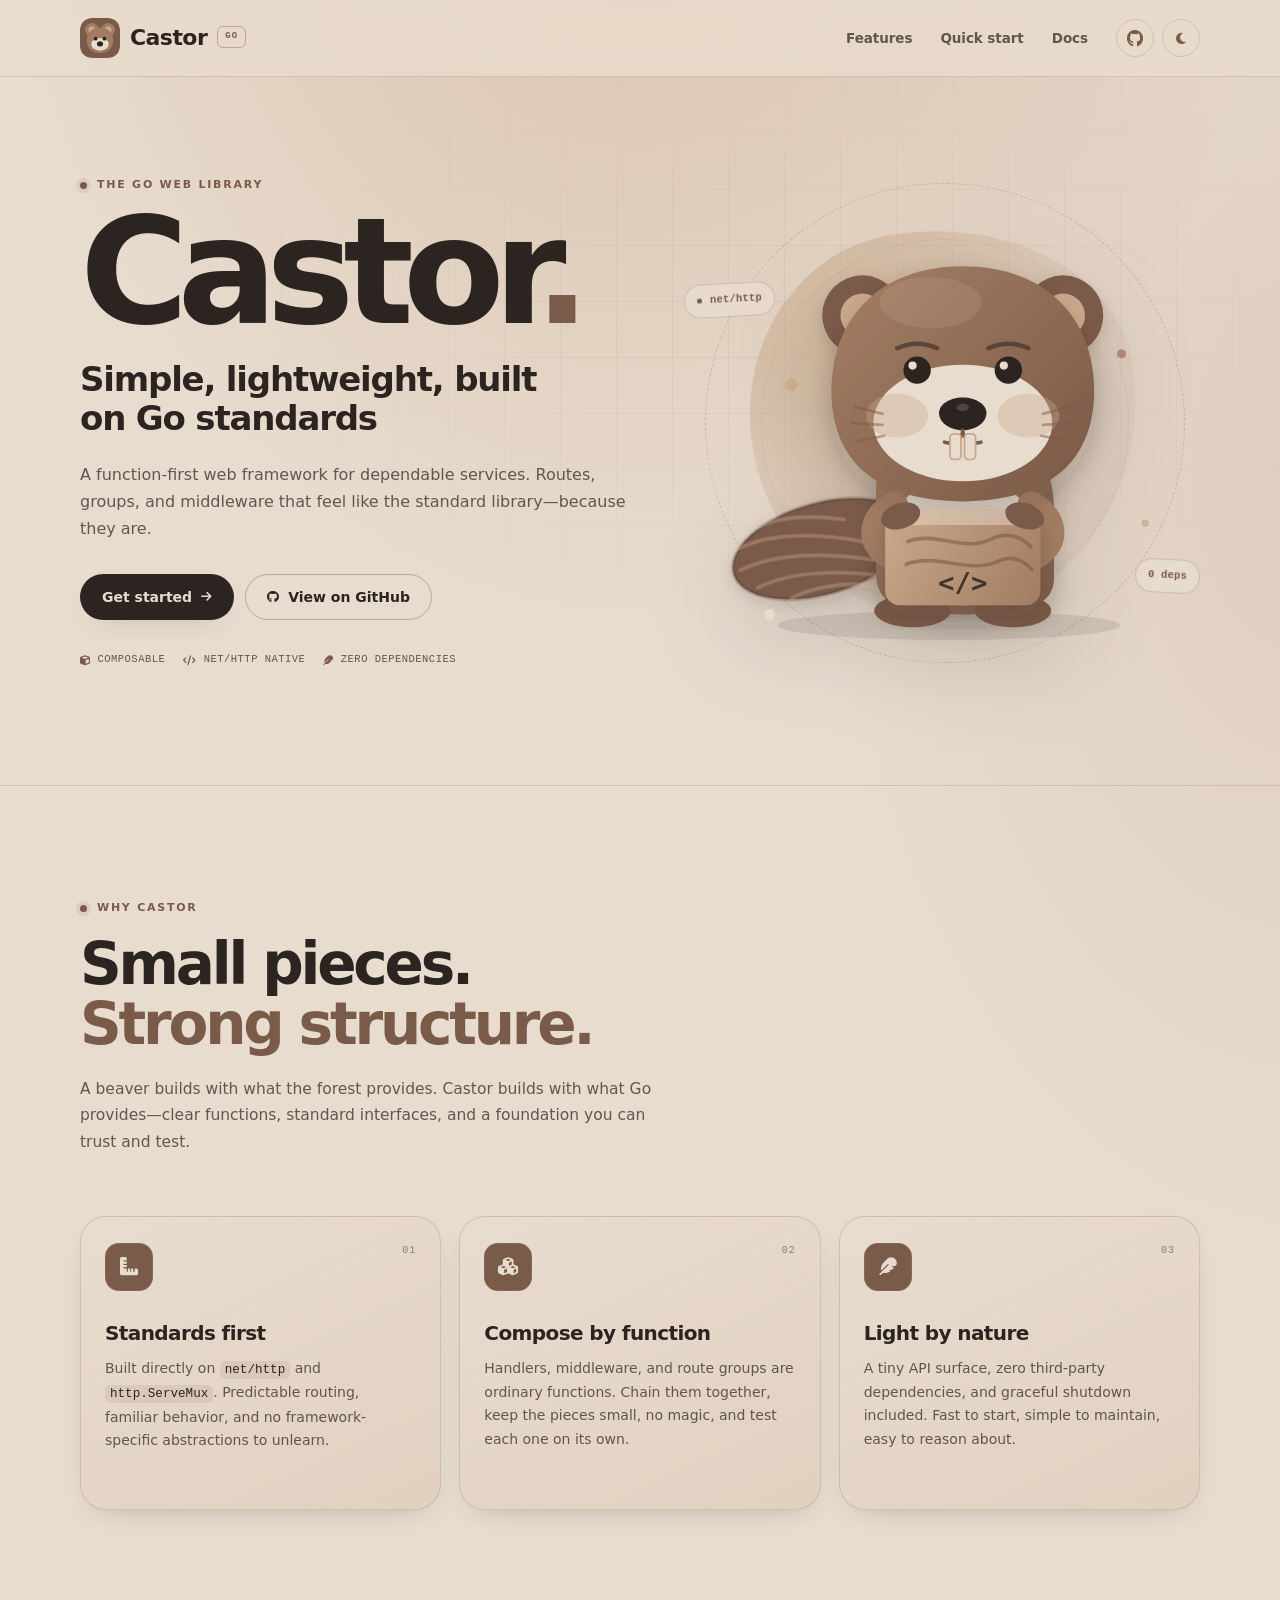
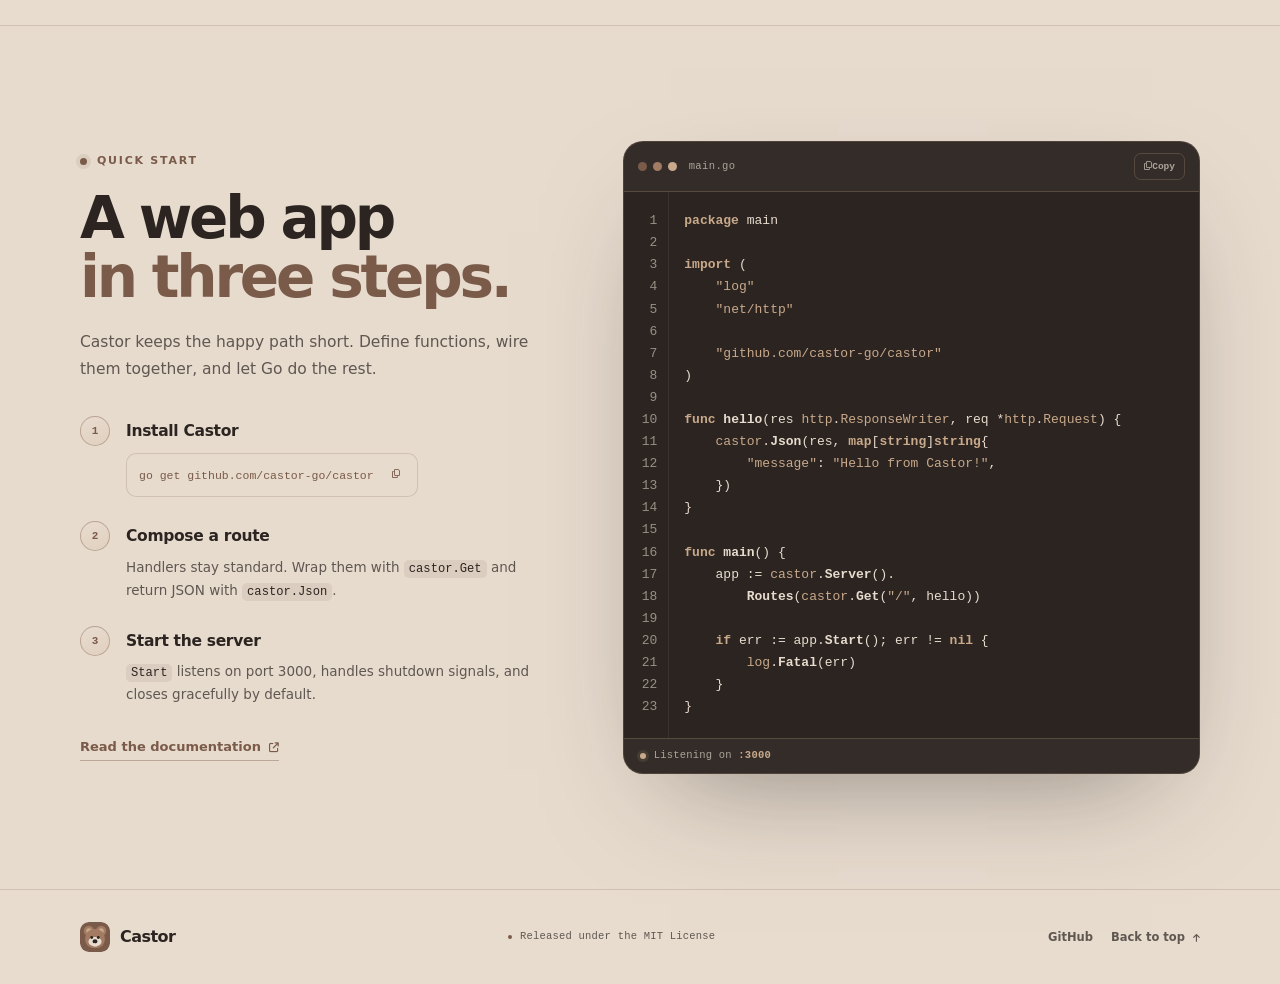
<file: index.html>
<!DOCTYPE html>
<html lang="en" data-theme="light">

<head>
  <meta charset="utf-8">
  <meta name="viewport" content="width=device-width, initial-scale=1">
  <title>Castor — Simple, lightweight, built on Go standards</title>
  <meta name="description"
    content="Castor is a simple, lightweight Go web framework built on net/http standards. Compose routes, groups, and middleware from plain functions.">
  <meta name="theme-color" content="#E8DCCF">
  <link rel="icon" type="image/svg+xml" href="assets/castor-mark.svg">
  <script>
    (() => {
      const saved = (() => {
        try { return localStorage.getItem('castor-theme'); } catch { return null; }
      })();
      const theme = saved === 'light' || saved === 'dark'
        ? saved
        : (window.matchMedia('(prefers-color-scheme: dark)').matches ? 'dark' : 'light');
      document.documentElement.dataset.theme = theme;
    })();
  </script>
  <link rel="preconnect" href="https://cdnjs.cloudflare.com" crossorigin>
  <link rel="stylesheet" href="https://cdnjs.cloudflare.com/ajax/libs/font-awesome/6.7.2/css/all.min.css"
    crossorigin="anonymous" referrerpolicy="no-referrer">
  <link rel="stylesheet" href="styles.css">
</head>

<body>
  <a class="skip-link" href="#main">Skip to content</a>

  <header class="site-header">
    <nav class="nav container" aria-label="Main navigation">
      <a class="brand" href="#top" aria-label="Castor home">
        <img class="brand-mark" src="assets/castor-mark.svg" width="40" height="40" alt="">
        <span class="brand-name">Castor</span>
        <span class="brand-badge">Go</span>
      </a>

      <div class="nav-links">
        <a href="#features">Features</a>
        <a href="#quickstart">Quick start</a>
        <a href="./get-started.html" rel="noreferrer">Docs</a>
      </div>

      <div class="nav-actions">
        <a class="nav-github" href="https://github.com/castor-go/castor" target="_blank" rel="noreferrer"
          aria-label="Castor on GitHub">
          <i class="fa-brands fa-github" aria-hidden="true"></i>
        </a>
        <button class="theme-toggle" type="button" data-theme-toggle aria-label="Switch to dark theme"
          aria-pressed="false">
          <span class="theme-icon theme-icon-light" aria-hidden="true"><i class="fa-solid fa-moon"></i></span>
          <span class="theme-icon theme-icon-dark" aria-hidden="true"><i class="fa-solid fa-sun"></i></span>
        </button>
      </div>
    </nav>
  </header>

  <main id="main">
    <section class="hero" id="top" aria-labelledby="hero-title">
      <div class="container hero-grid">
        <div class="hero-copy">
          <p class="eyebrow"><span class="eyebrow-dot" aria-hidden="true"></span> The Go web library</p>
          <h1 class="hero-title" id="hero-title">Castor<span class="hero-period">.</span></h1>
          <p class="tagline">Simple, lightweight, built on Go standards</p>
          <p class="lede">A function-first web framework for dependable services. Routes, groups, and middleware that
            feel like the standard library—because they are.</p>

          <div class="hero-actions">
            <a class="button button-primary" href="#quickstart">
              Get started
              <i class="fa-solid fa-arrow-right" aria-hidden="true"></i>
            </a>
            <a class="button button-ghost" href="https://github.com/castor-go/castor" target="_blank" rel="noreferrer">
              <i class="fa-brands fa-github" aria-hidden="true"></i>
              View on GitHub
            </a>
          </div>

          <ul class="hero-facts" aria-label="Castor highlights">
            <li><i class="fa-solid fa-cube" aria-hidden="true"></i> Composable</li>
            <li><i class="fa-solid fa-code" aria-hidden="true"></i> net/http native</li>
            <li><i class="fa-solid fa-feather" aria-hidden="true"></i> Zero dependencies</li>
          </ul>
        </div>

        <div class="hero-art">
          <div class="hero-orbit hero-orbit-one" aria-hidden="true"></div>
          <div class="hero-orbit hero-orbit-two" aria-hidden="true"></div>
          <div class="mascot-wrap">
            <img class="mascot" src="assets/castor-mascot.svg" width="560" height="520"
              alt="Castor, a friendly beaver holding a wooden block carved with code brackets">
          </div>
          <span class="floating-tag floating-tag-one"><span class="tag-dot" aria-hidden="true"></span> net/http</span>
          <span class="floating-tag floating-tag-two">0 deps</span>
        </div>
      </div>
    </section>

    <section class="section features" id="features" aria-labelledby="features-title">
      <div class="container">
        <div class="section-head">
          <p class="eyebrow"><span class="eyebrow-dot" aria-hidden="true"></span> Why Castor</p>
          <h2 id="features-title">Small pieces.<br><span class="text-accent">Strong structure.</span></h2>
          <p class="section-lede">A beaver builds with what the forest provides. Castor builds with what Go
            provides—clear functions, standard interfaces, and a foundation you can trust and test.</p>
        </div>

        <div class="feature-grid">
          <article class="feature-card">
            <div class="card-top">
              <span class="card-icon"><i class="fa-solid fa-ruler-combined" aria-hidden="true"></i></span>
              <span class="card-index">01</span>
            </div>
            <h3>Standards first</h3>
            <p>Built directly on <code>net/http</code> and <code>http.ServeMux</code>. Predictable routing, familiar
              behavior, and no framework-specific abstractions to unlearn.</p>
            <span class="card-line" aria-hidden="true"></span>
          </article>

          <article class="feature-card">
            <div class="card-top">
              <span class="card-icon"><i class="fa-solid fa-cubes" aria-hidden="true"></i></span>
              <span class="card-index">02</span>
            </div>
            <h3>Compose by function</h3>
            <p>Handlers, middleware, and route groups are ordinary functions. Chain them together, keep the pieces
              small, no magic, and test each one on its own.</p>
            <span class="card-line" aria-hidden="true"></span>
          </article>

          <article class="feature-card">
            <div class="card-top">
              <span class="card-icon"><i class="fa-solid fa-feather" aria-hidden="true"></i></span>
              <span class="card-index">03</span>
            </div>
            <h3>Light by nature</h3>
            <p>A tiny API surface, zero third-party dependencies, and graceful shutdown included. Fast to start, simple
              to maintain, easy to reason about.</p>
            <span class="card-line" aria-hidden="true"></span>
          </article>
        </div>
      </div>
    </section>

    <section class="section quickstart" id="quickstart" aria-labelledby="quickstart-title">
      <div class="container">
        <div class="tutorial-shell">
          <div class="tutorial-copy">
            <p class="eyebrow"><span class="eyebrow-dot" aria-hidden="true"></span> Quick start</p>
            <h2 id="quickstart-title">A web app<br><span class="text-accent">in three steps.</span></h2>
            <p class="section-lede">Castor keeps the happy path short. Define functions, wire them together, and let Go
              do the rest.</p>

            <ol class="steps">
              <li>
                <span class="step-number" aria-hidden="true">1</span>
                <div class="step-body">
                  <h3>Install Castor</h3>
                  <div class="install-command">
                    <code id="install-command">go get github.com/castor-go/castor</code>
                    <button class="copy-button copy-button-compact" type="button" data-copy-target="#install-command"
                      aria-label="Copy install command">
                      <span class="copy-default" aria-hidden="true"><i class="fa-regular fa-copy"></i></span>
                      <span class="copy-success" aria-hidden="true"><i class="fa-solid fa-check"></i></span>
                    </button>
                  </div>
                </div>
              </li>
              <li>
                <span class="step-number" aria-hidden="true">2</span>
                <div class="step-body">
                  <h3>Compose a route</h3>
                  <p>Handlers stay standard. Wrap them with <code>castor.Get</code> and return JSON with
                    <code>castor.Json</code>.
                  </p>
                </div>
              </li>
              <li>
                <span class="step-number" aria-hidden="true">3</span>
                <div class="step-body">
                  <h3>Start the server</h3>
                  <p><code>Start</code> listens on port 3000, handles shutdown signals, and closes gracefully by
                    default.</p>
                </div>
              </li>
            </ol>

            <a class="text-link" href="https://castor-go.github.io/docs/get-started.html" rel="noreferrer">
              Read the documentation
              <i class="fa-solid fa-arrow-up-right-from-square" aria-hidden="true"></i>
            </a>
          </div>

          <div class="tutorial-code">
            <div class="code-card">
              <div class="code-toolbar">
                <div class="traffic-lights" aria-hidden="true"><span></span><span></span><span></span></div>
                <span class="code-filename">main.go</span>
                <button class="copy-button" type="button" data-copy-target="#quickstart-code"
                  aria-label="Copy quick start code">
                  <span class="copy-default" aria-hidden="true"><i class="fa-regular fa-copy"></i><span
                      class="copy-label">Copy</span></span>
                  <span class="copy-success" aria-hidden="true"><i class="fa-solid fa-check"></i><span
                      class="copy-label">Copied</span></span>
                </button>
              </div>

              <div class="code-body">
                <div class="line-numbers" aria-hidden="true">
                  <span>1</span><span>2</span><span>3</span><span>4</span><span>5</span><span>6</span>
                  <span>7</span><span>8</span><span>9</span><span>10</span><span>11</span><span>12</span>
                  <span>13</span><span>14</span><span>15</span><span>16</span><span>17</span><span>18</span>
                  <span>19</span><span>20</span><span>21</span><span>22</span><span>23</span>
                </div>
                <pre class="code" tabindex="0" aria-label="Example Castor application code"><code id="quickstart-code"><span class="tok-kw">package</span> main

<span class="tok-kw">import</span> (
	<span class="tok-str">"log"</span>
	<span class="tok-str">"net/http"</span>

	<span class="tok-str">"github.com/castor-go/castor"</span>
)

<span class="tok-kw">func</span> <span class="tok-fn">hello</span>(res <span class="tok-pkg">http</span>.<span class="tok-type">ResponseWriter</span>, req *<span class="tok-pkg">http</span>.<span class="tok-type">Request</span>) {
	<span class="tok-pkg">castor</span>.<span class="tok-fn">Json</span>(res, <span class="tok-kw">map</span>[<span class="tok-kw">string</span>]<span class="tok-kw">string</span>{
		<span class="tok-str">"message"</span>: <span class="tok-str">"Hello from Castor!"</span>,
	})
}

<span class="tok-kw">func</span> <span class="tok-fn">main</span>() {
	app := <span class="tok-pkg">castor</span>.<span class="tok-fn">Server</span>().
		<span class="tok-fn">Routes</span>(<span class="tok-pkg">castor</span>.<span class="tok-fn">Get</span>(<span class="tok-str">"/"</span>, hello))

	<span class="tok-kw">if</span> err := app.<span class="tok-fn">Start</span>(); err != <span class="tok-kw">nil</span> {
		<span class="tok-pkg">log</span>.<span class="tok-fn">Fatal</span>(err)
	}
}</code></pre>
              </div>

              <div class="code-status">
                <span class="status-dot" aria-hidden="true"></span>
                <span>Listening on <strong>:3000</strong></span>
              </div>
            </div>
          </div>
        </div>
      </div>
    </section>
  </main>

  <footer class="site-footer">
    <div class="container footer-inner">
      <a class="brand footer-brand" href="#top" aria-label="Back to top">
        <img class="brand-mark" src="assets/castor-mark.svg" width="30" height="30" alt="">
        <span class="brand-name">Castor</span>
      </a>
      <p class="footer-note"><span class="footer-dot" aria-hidden="true"></span> Released under the MIT License</p>
      <div class="footer-links">
        <a href="https://github.com/castor-go/castor" target="_blank" rel="noreferrer">GitHub</a>
        <a href="#top">Back to top <i class="fa-solid fa-arrow-up" aria-hidden="true"></i></a>
      </div>
    </div>
  </footer>

  <p class="sr-only" id="copy-status" role="status" aria-live="polite"></p>
  <script src="main.js"></script>
</body>

</html>
</file>
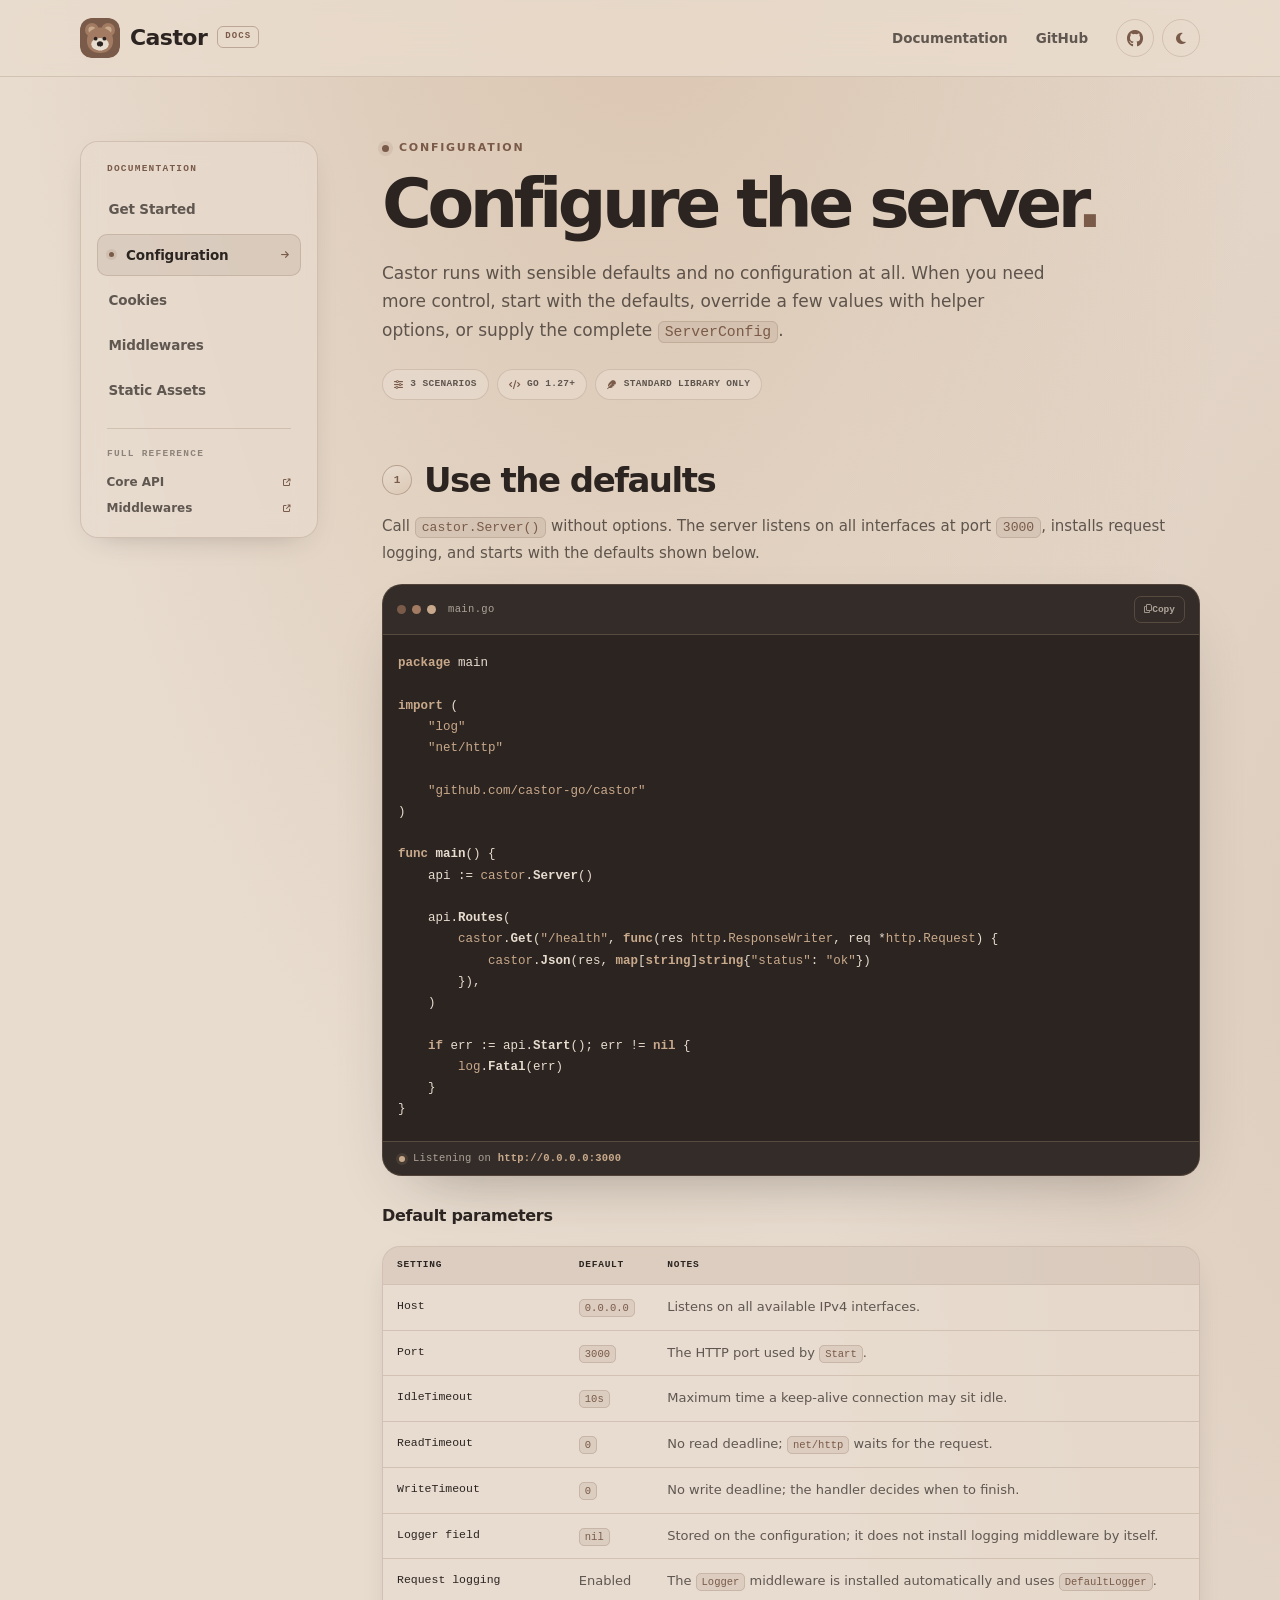
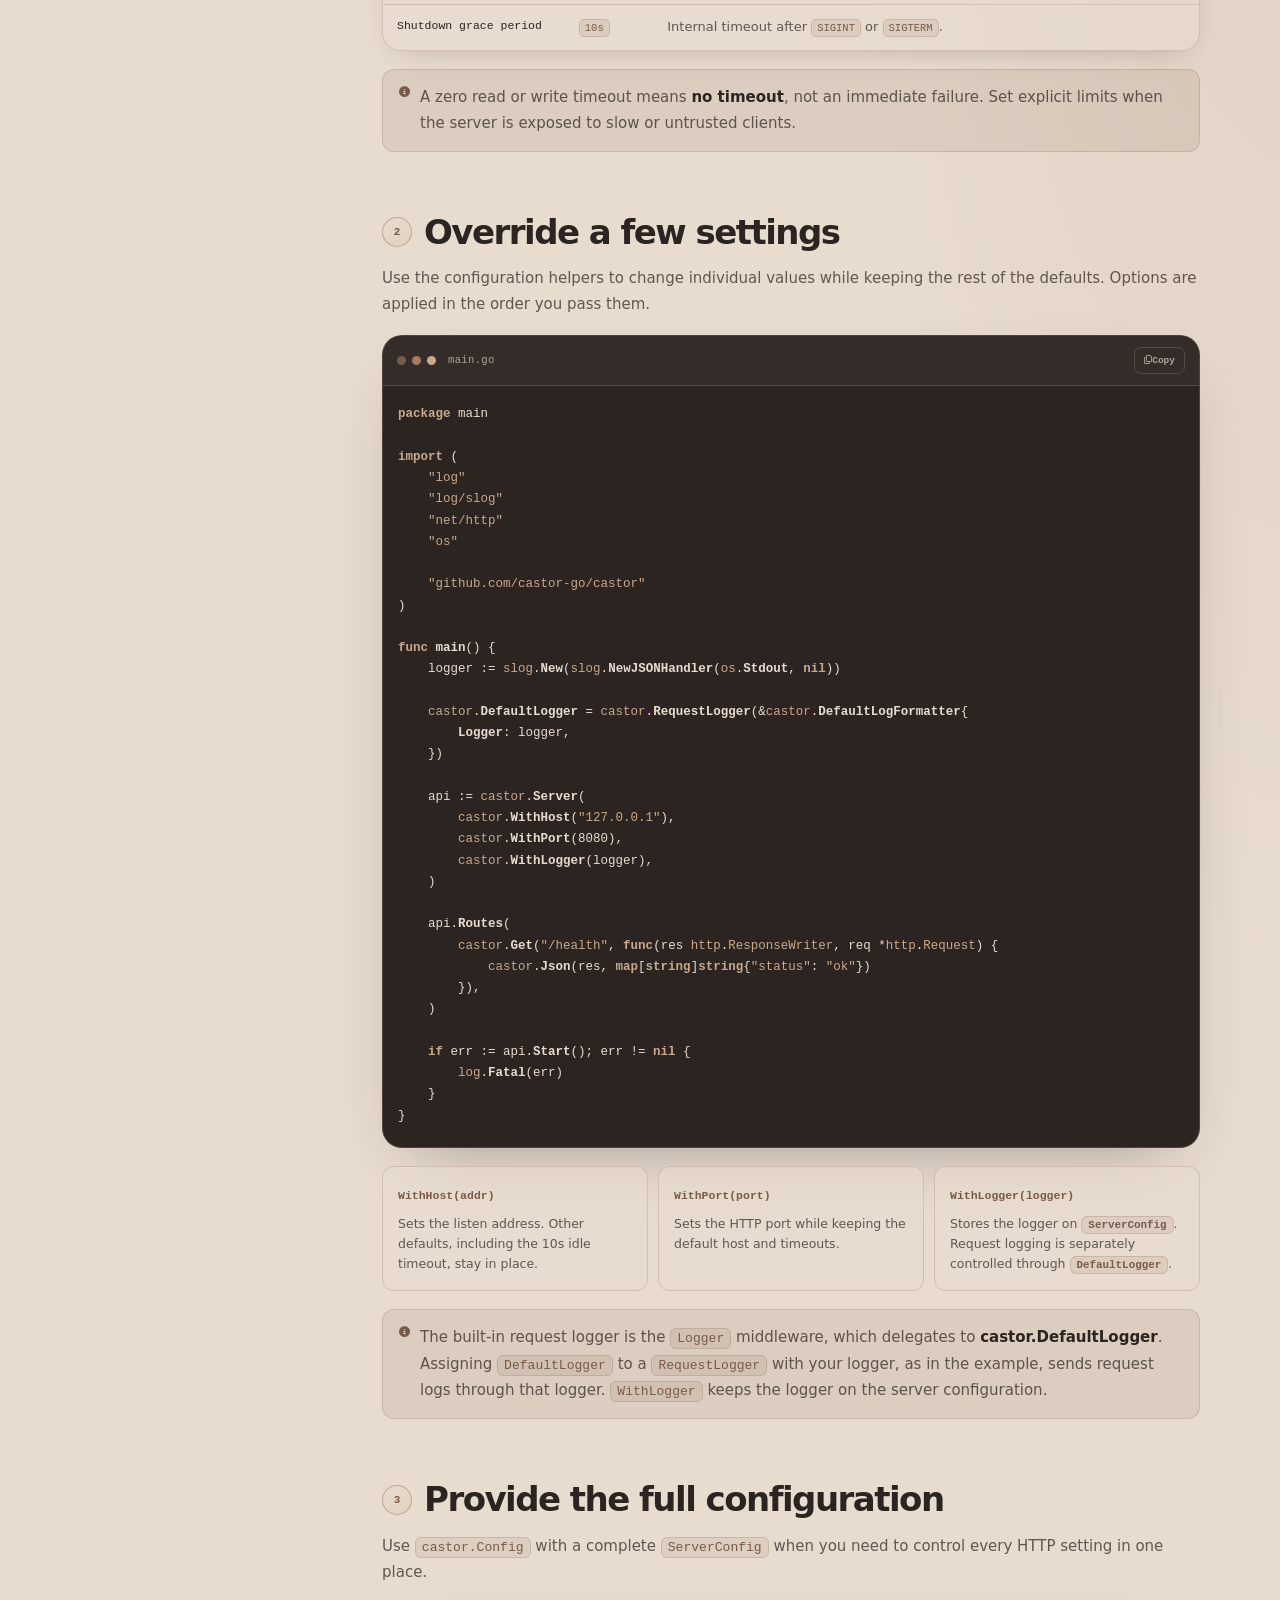
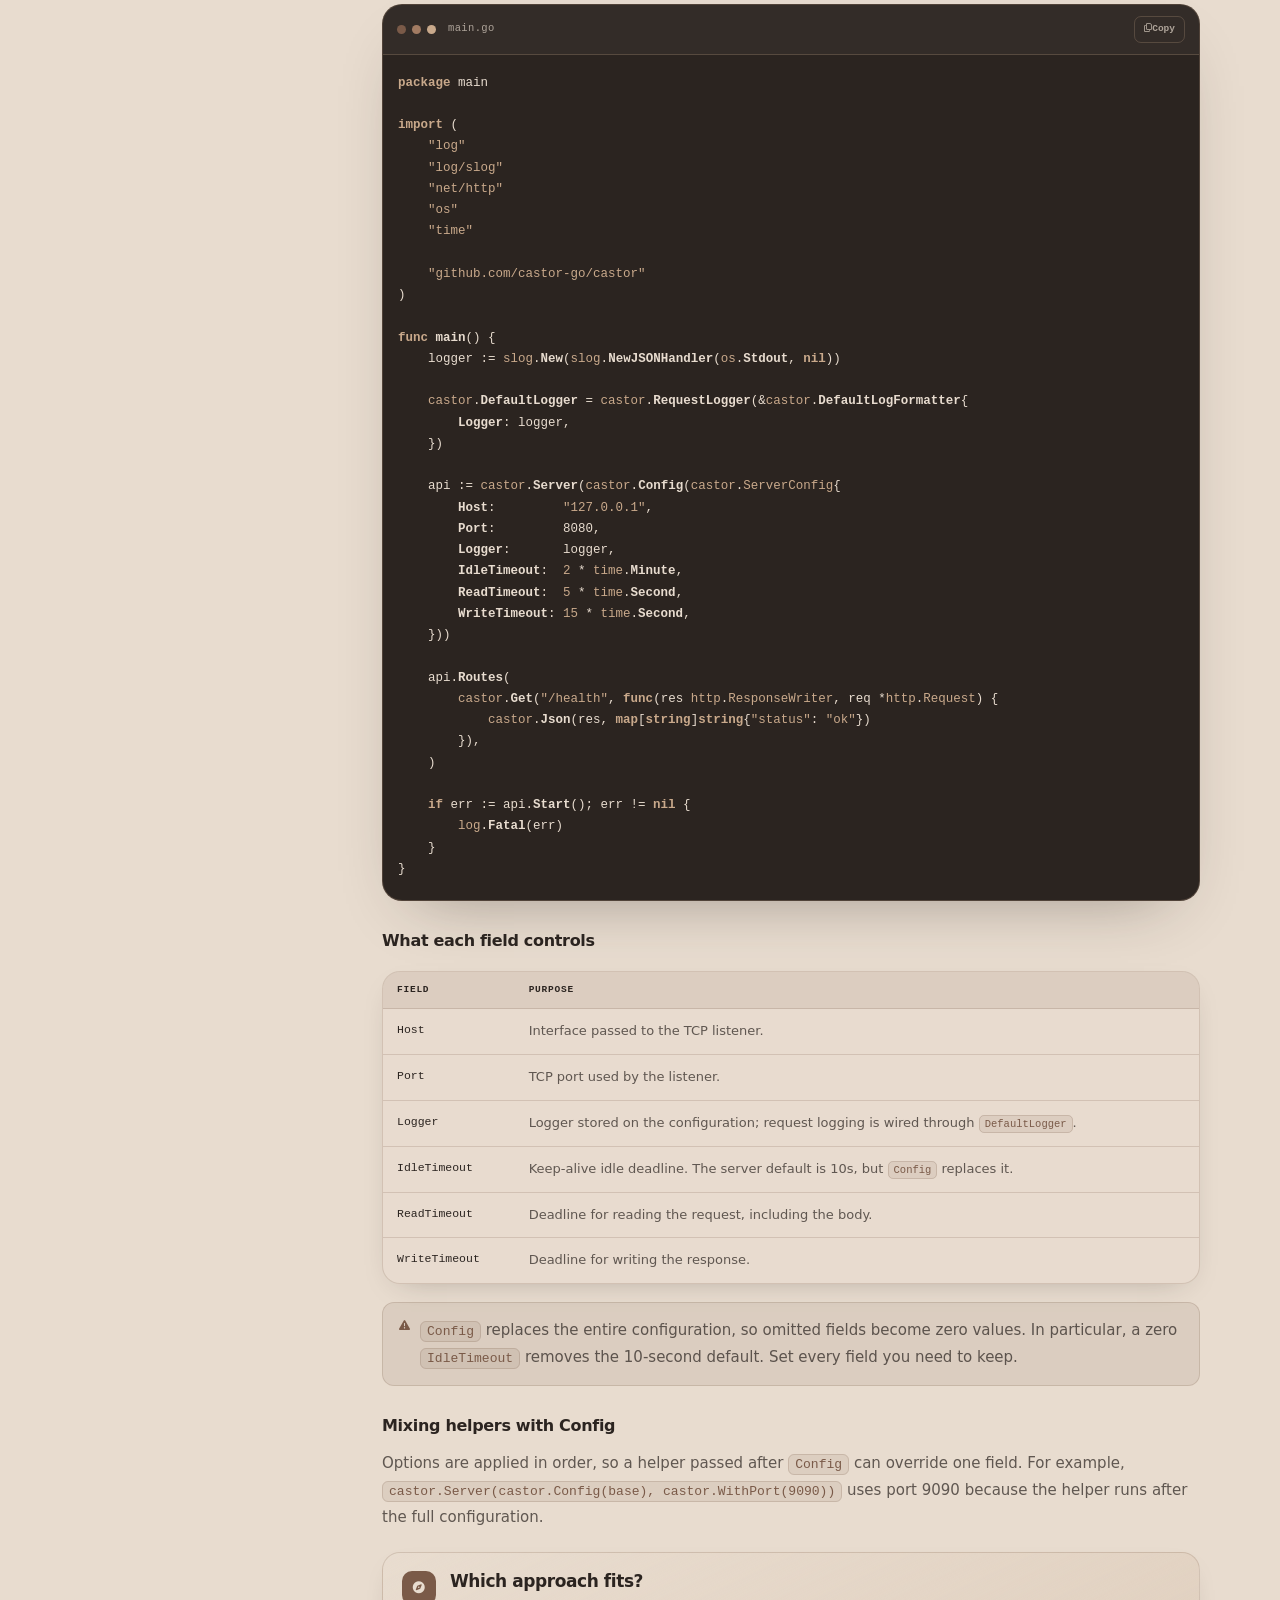
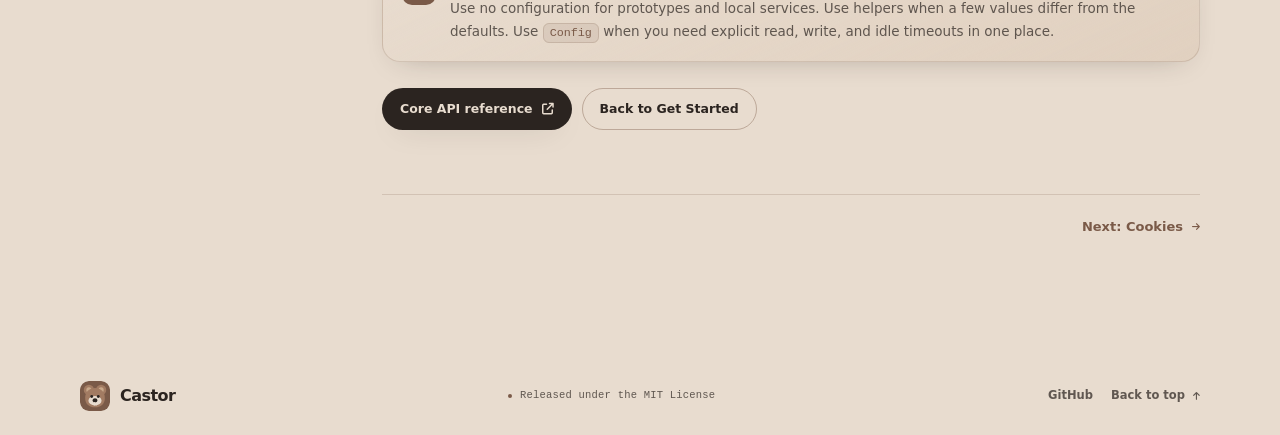
<file: configuration.html>
<!DOCTYPE html>
<html lang="en" data-theme="light">

<head>
  <meta charset="utf-8">
  <meta name="viewport" content="width=device-width, initial-scale=1">
  <title>Configuration — Castor Docs</title>
  <meta name="description"
    content="Configure a Castor server: use the defaults, override individual settings with helpers, or provide a complete ServerConfig.">
  <meta name="theme-color" content="#E8DCCF">
  <link rel="icon" type="image/svg+xml" href="assets/castor-mark.svg">
  <script>
    (() => {
      const saved = (() => {
        try { return localStorage.getItem('castor-theme'); } catch { return null; }
      })();
      const theme = saved === 'light' || saved === 'dark'
        ? saved
        : (window.matchMedia('(prefers-color-scheme: dark)').matches ? 'dark' : 'light');
      document.documentElement.dataset.theme = theme;
    })();
  </script>
  <link rel="preconnect" href="https://cdnjs.cloudflare.com" crossorigin>
  <link rel="stylesheet" href="https://cdnjs.cloudflare.com/ajax/libs/font-awesome/6.7.2/css/all.min.css"
    crossorigin="anonymous" referrerpolicy="no-referrer">
  <link rel="stylesheet" href="styles.css">
  <link rel="stylesheet" href="docs.css">
</head>

<body>
  <a class="skip-link" href="#main">Skip to content</a>

  <header class="site-header">
    <nav class="nav container" aria-label="Main navigation">
      <a class="brand" href="index.html" aria-label="Castor home">
        <img class="brand-mark" src="assets/castor-mark.svg" width="40" height="40" alt="">
        <span class="brand-name">Castor</span>
        <span class="brand-badge">Docs</span>
      </a>

      <div class="nav-links docs-top-nav">
        <a href="get-started.html">Documentation</a>
        <a href="https://github.com/castor-go/castor" target="_blank" rel="noreferrer">GitHub</a>
      </div>

      <div class="nav-actions">
        <a class="nav-github" href="https://github.com/castor-go/castor" target="_blank" rel="noreferrer"
          aria-label="Castor on GitHub">
          <i class="fa-brands fa-github" aria-hidden="true"></i>
        </a>
        <button class="theme-toggle" type="button" data-theme-toggle aria-label="Switch to dark theme"
          aria-pressed="false">
          <span class="theme-icon theme-icon-light" aria-hidden="true"><i class="fa-solid fa-moon"></i></span>
          <span class="theme-icon theme-icon-dark" aria-hidden="true"><i class="fa-solid fa-sun"></i></span>
        </button>
      </div>
    </nav>
  </header>

  <div class="docs-shell container">
    <aside class="docs-sidebar" aria-label="Documentation navigation">
      <p class="docs-sidebar-eyebrow">Documentation</p>

      <nav class="docs-nav" aria-label="Documentation pages">
        <a class="docs-nav-link" href="get-started.html">
          <span>Get Started</span>
        </a>
        <a class="docs-nav-link is-active" href="configuration.html" aria-current="page">
          <span>Configuration</span>
          <i class="fa-solid fa-arrow-right" aria-hidden="true"></i>
        </a>
        <a class="docs-nav-link" href="cookies.html">
          <span>Cookies</span>
        </a>
        <a class="docs-nav-link" href="middlewares.html">
          <span>Middlewares</span>
        </a>
        <a class="docs-nav-link" href="static-assets.html">
          <span>Static Assets</span>
        </a>
      </nav>

      <div class="docs-sidebar-divider" role="presentation"></div>
      <p class="docs-sidebar-eyebrow docs-sidebar-eyebrow-small">Full reference</p>
      <nav class="docs-reference-links" aria-label="API reference">
        <a href="https://github.com/castor-go/castor/blob/main/docs/castor.md" target="_blank" rel="noreferrer">
          Core API
          <i class="fa-solid fa-arrow-up-right-from-square" aria-hidden="true"></i>
        </a>
        <a href="https://github.com/castor-go/castor/blob/main/docs/middleware.md" target="_blank" rel="noreferrer">
          Middlewares
          <i class="fa-solid fa-arrow-up-right-from-square" aria-hidden="true"></i>
        </a>
      </nav>
    </aside>

    <main class="docs-content" id="main">
      <header class="docs-hero">
        <p class="eyebrow"><span class="eyebrow-dot" aria-hidden="true"></span> Configuration</p>
        <h1>Configure the server<span class="hero-period">.</span></h1>
        <p class="docs-lede">Castor runs with sensible defaults and no configuration at all. When you need more
          control, start with the defaults, override a few values with helper options, or supply the complete
          <code>ServerConfig</code>.</p>

        <ul class="docs-meta" aria-label="Guide details">
          <li class="docs-pill"><i class="fa-solid fa-sliders" aria-hidden="true"></i> 3 scenarios</li>
          <li class="docs-pill"><i class="fa-solid fa-code" aria-hidden="true"></i> Go 1.27+</li>
          <li class="docs-pill"><i class="fa-solid fa-feather" aria-hidden="true"></i> Standard library only</li>
        </ul>
      </header>

      <section class="docs-section" id="defaults" aria-labelledby="defaults-title">
        <div class="docs-step-heading">
          <span class="step-number" aria-hidden="true">1</span>
          <h2 id="defaults-title">Use the defaults</h2>
        </div>
        <p>Call <code>castor.Server()</code> without options. The server listens on all interfaces at port
          <code>3000</code>, installs request logging, and starts with the defaults shown below.</p>

        <div class="code-card docs-code-card">
          <div class="code-toolbar">
            <div class="traffic-lights" aria-hidden="true"><span></span><span></span><span></span></div>
            <span class="code-filename">main.go</span>
            <button class="copy-button" type="button" data-copy-target="#default-code" aria-label="Copy default setup code">
              <span class="copy-default" aria-hidden="true"><i class="fa-regular fa-copy"></i><span
                  class="copy-label">Copy</span></span>
              <span class="copy-success" aria-hidden="true"><i class="fa-solid fa-check"></i><span
                  class="copy-label">Copied</span></span>
            </button>
          </div>
          <div class="code-body">
            <pre class="code"><code id="default-code"><span class="tok-kw">package</span> main

<span class="tok-kw">import</span> (
	<span class="tok-str">"log"</span>
	<span class="tok-str">"net/http"</span>

	<span class="tok-str">"github.com/castor-go/castor"</span>
)

<span class="tok-kw">func</span> <span class="tok-fn">main</span>() {
	api := <span class="tok-pkg">castor</span>.<span class="tok-fn">Server</span>()

	api.<span class="tok-fn">Routes</span>(
		<span class="tok-pkg">castor</span>.<span class="tok-fn">Get</span>(<span class="tok-str">"/health"</span>, <span class="tok-kw">func</span>(res <span class="tok-pkg">http</span>.<span class="tok-type">ResponseWriter</span>, req *<span class="tok-pkg">http</span>.<span class="tok-type">Request</span>) {
			<span class="tok-pkg">castor</span>.<span class="tok-fn">Json</span>(res, <span class="tok-kw">map</span>[<span class="tok-kw">string</span>]<span class="tok-kw">string</span>{<span class="tok-str">"status"</span>: <span class="tok-str">"ok"</span>})
		}),
	)

	<span class="tok-kw">if</span> err := api.<span class="tok-fn">Start</span>(); err != <span class="tok-kw">nil</span> {
		<span class="tok-pkg">log</span>.<span class="tok-fn">Fatal</span>(err)
	}
}</code></pre>
          </div>
          <div class="code-status">
            <span class="status-dot" aria-hidden="true"></span>
            <span>Listening on <strong>http://0.0.0.0:3000</strong></span>
          </div>
        </div>

        <h3>Default parameters</h3>
        <div class="docs-table-wrap">
          <table class="docs-table">
            <caption class="sr-only">Default Castor server settings</caption>
            <thead>
              <tr>
                <th scope="col">Setting</th>
                <th scope="col">Default</th>
                <th scope="col">Notes</th>
              </tr>
            </thead>
            <tbody>
              <tr>
                <td>Host</td>
                <td><code>0.0.0.0</code></td>
                <td>Listens on all available IPv4 interfaces.</td>
              </tr>
              <tr>
                <td>Port</td>
                <td><code>3000</code></td>
                <td>The HTTP port used by <code>Start</code>.</td>
              </tr>
              <tr>
                <td>IdleTimeout</td>
                <td><code>10s</code></td>
                <td>Maximum time a keep-alive connection may sit idle.</td>
              </tr>
              <tr>
                <td>ReadTimeout</td>
                <td><code>0</code></td>
                <td>No read deadline; <code>net/http</code> waits for the request.</td>
              </tr>
              <tr>
                <td>WriteTimeout</td>
                <td><code>0</code></td>
                <td>No write deadline; the handler decides when to finish.</td>
              </tr>
              <tr>
                <td>Logger field</td>
                <td><code>nil</code></td>
                <td>Stored on the configuration; it does not install logging middleware by itself.</td>
              </tr>
              <tr>
                <td>Request logging</td>
                <td>Enabled</td>
                <td>The <code>Logger</code> middleware is installed automatically and uses <code>DefaultLogger</code>.</td>
              </tr>
              <tr>
                <td>Shutdown grace period</td>
                <td><code>10s</code></td>
                <td>Internal timeout after <code>SIGINT</code> or <code>SIGTERM</code>.</td>
              </tr>
            </tbody>
          </table>
        </div>

        <div class="docs-note">
          <i class="fa-solid fa-circle-info" aria-hidden="true"></i>
          <p>A zero read or write timeout means <strong>no timeout</strong>, not an immediate failure. Set explicit
            limits when the server is exposed to slow or untrusted clients.</p>
        </div>
      </section>

      <section class="docs-section" id="helpers" aria-labelledby="helpers-title">
        <div class="docs-step-heading">
          <span class="step-number" aria-hidden="true">2</span>
          <h2 id="helpers-title">Override a few settings</h2>
        </div>
        <p>Use the configuration helpers to change individual values while keeping the rest of the defaults.
          Options are applied in the order you pass them.</p>

        <div class="code-card docs-code-card">
          <div class="code-toolbar">
            <div class="traffic-lights" aria-hidden="true"><span></span><span></span><span></span></div>
            <span class="code-filename">main.go</span>
            <button class="copy-button" type="button" data-copy-target="#helpers-code" aria-label="Copy helper configuration code">
              <span class="copy-default" aria-hidden="true"><i class="fa-regular fa-copy"></i><span
                  class="copy-label">Copy</span></span>
              <span class="copy-success" aria-hidden="true"><i class="fa-solid fa-check"></i><span
                  class="copy-label">Copied</span></span>
            </button>
          </div>
          <div class="code-body">
            <pre class="code"><code id="helpers-code"><span class="tok-kw">package</span> main

<span class="tok-kw">import</span> (
	<span class="tok-str">"log"</span>
	<span class="tok-str">"log/slog"</span>
	<span class="tok-str">"net/http"</span>
	<span class="tok-str">"os"</span>

	<span class="tok-str">"github.com/castor-go/castor"</span>
)

<span class="tok-kw">func</span> <span class="tok-fn">main</span>() {
	logger := <span class="tok-pkg">slog</span>.<span class="tok-fn">New</span>(<span class="tok-pkg">slog</span>.<span class="tok-fn">NewJSONHandler</span>(<span class="tok-pkg">os</span>.<span class="tok-fn">Stdout</span>, <span class="tok-kw">nil</span>))

	<span class="tok-pkg">castor</span>.<span class="tok-fn">DefaultLogger</span> = <span class="tok-pkg">castor</span>.<span class="tok-fn">RequestLogger</span>(&amp;<span class="tok-pkg">castor</span>.<span class="tok-fn">DefaultLogFormatter</span>{
		<span class="tok-fn">Logger</span>: logger,
	})

	api := <span class="tok-pkg">castor</span>.<span class="tok-fn">Server</span>(
		<span class="tok-pkg">castor</span>.<span class="tok-fn">WithHost</span>(<span class="tok-str">"127.0.0.1"</span>),
		<span class="tok-pkg">castor</span>.<span class="tok-fn">WithPort</span>(8080),
		<span class="tok-pkg">castor</span>.<span class="tok-fn">WithLogger</span>(logger),
	)

	api.<span class="tok-fn">Routes</span>(
		<span class="tok-pkg">castor</span>.<span class="tok-fn">Get</span>(<span class="tok-str">"/health"</span>, <span class="tok-kw">func</span>(res <span class="tok-pkg">http</span>.<span class="tok-type">ResponseWriter</span>, req *<span class="tok-pkg">http</span>.<span class="tok-type">Request</span>) {
			<span class="tok-pkg">castor</span>.<span class="tok-fn">Json</span>(res, <span class="tok-kw">map</span>[<span class="tok-kw">string</span>]<span class="tok-kw">string</span>{<span class="tok-str">"status"</span>: <span class="tok-str">"ok"</span>})
		}),
	)

	<span class="tok-kw">if</span> err := api.<span class="tok-fn">Start</span>(); err != <span class="tok-kw">nil</span> {
		<span class="tok-pkg">log</span>.<span class="tok-fn">Fatal</span>(err)
	}
}</code></pre>
          </div>
        </div>

        <div class="docs-helpers">
          <div class="docs-helper">
            <code>WithHost(addr)</code>
            <p>Sets the listen address. Other defaults, including the 10s idle timeout, stay in place.</p>
          </div>
          <div class="docs-helper">
            <code>WithPort(port)</code>
            <p>Sets the HTTP port while keeping the default host and timeouts.</p>
          </div>
          <div class="docs-helper">
            <code>WithLogger(logger)</code>
            <p>Stores the logger on <code>ServerConfig</code>. Request logging is separately controlled through
              <code>DefaultLogger</code>.</p>
          </div>
        </div>

        <div class="docs-note">
          <i class="fa-solid fa-circle-info" aria-hidden="true"></i>
          <p>The built-in request logger is the <code>Logger</code> middleware, which delegates to
            <strong>castor.DefaultLogger</strong>. Assigning <code>DefaultLogger</code> to a
            <code>RequestLogger</code> with your logger, as in the example, sends request logs through that logger.
            <code>WithLogger</code> keeps the logger on the server configuration.</p>
        </div>
      </section>

      <section class="docs-section" id="full-config" aria-labelledby="full-config-title">
        <div class="docs-step-heading">
          <span class="step-number" aria-hidden="true">3</span>
          <h2 id="full-config-title">Provide the full configuration</h2>
        </div>
        <p>Use <code>castor.Config</code> with a complete <code>ServerConfig</code> when you need to control every
          HTTP setting in one place.</p>

        <div class="code-card docs-code-card">
          <div class="code-toolbar">
            <div class="traffic-lights" aria-hidden="true"><span></span><span></span><span></span></div>
            <span class="code-filename">main.go</span>
            <button class="copy-button" type="button" data-copy-target="#full-code" aria-label="Copy full configuration code">
              <span class="copy-default" aria-hidden="true"><i class="fa-regular fa-copy"></i><span
                  class="copy-label">Copy</span></span>
              <span class="copy-success" aria-hidden="true"><i class="fa-solid fa-check"></i><span
                  class="copy-label">Copied</span></span>
            </button>
          </div>
          <div class="code-body">
            <pre class="code"><code id="full-code"><span class="tok-kw">package</span> main

<span class="tok-kw">import</span> (
	<span class="tok-str">"log"</span>
	<span class="tok-str">"log/slog"</span>
	<span class="tok-str">"net/http"</span>
	<span class="tok-str">"os"</span>
	<span class="tok-str">"time"</span>

	<span class="tok-str">"github.com/castor-go/castor"</span>
)

<span class="tok-kw">func</span> <span class="tok-fn">main</span>() {
	logger := <span class="tok-pkg">slog</span>.<span class="tok-fn">New</span>(<span class="tok-pkg">slog</span>.<span class="tok-fn">NewJSONHandler</span>(<span class="tok-pkg">os</span>.<span class="tok-fn">Stdout</span>, <span class="tok-kw">nil</span>))

	<span class="tok-pkg">castor</span>.<span class="tok-fn">DefaultLogger</span> = <span class="tok-pkg">castor</span>.<span class="tok-fn">RequestLogger</span>(&amp;<span class="tok-pkg">castor</span>.<span class="tok-fn">DefaultLogFormatter</span>{
		<span class="tok-fn">Logger</span>: logger,
	})

	api := <span class="tok-pkg">castor</span>.<span class="tok-fn">Server</span>(<span class="tok-pkg">castor</span>.<span class="tok-fn">Config</span>(<span class="tok-pkg">castor</span>.<span class="tok-type">ServerConfig</span>{
		<span class="tok-fn">Host</span>:         <span class="tok-str">"127.0.0.1"</span>,
		<span class="tok-fn">Port</span>:         8080,
		<span class="tok-fn">Logger</span>:       logger,
		<span class="tok-fn">IdleTimeout</span>:  <span class="tok-str">2</span> * <span class="tok-pkg">time</span>.<span class="tok-fn">Minute</span>,
		<span class="tok-fn">ReadTimeout</span>:  <span class="tok-str">5</span> * <span class="tok-pkg">time</span>.<span class="tok-fn">Second</span>,
		<span class="tok-fn">WriteTimeout</span>: <span class="tok-str">15</span> * <span class="tok-pkg">time</span>.<span class="tok-fn">Second</span>,
	}))

	api.<span class="tok-fn">Routes</span>(
		<span class="tok-pkg">castor</span>.<span class="tok-fn">Get</span>(<span class="tok-str">"/health"</span>, <span class="tok-kw">func</span>(res <span class="tok-pkg">http</span>.<span class="tok-type">ResponseWriter</span>, req *<span class="tok-pkg">http</span>.<span class="tok-type">Request</span>) {
			<span class="tok-pkg">castor</span>.<span class="tok-fn">Json</span>(res, <span class="tok-kw">map</span>[<span class="tok-kw">string</span>]<span class="tok-kw">string</span>{<span class="tok-str">"status"</span>: <span class="tok-str">"ok"</span>})
		}),
	)

	<span class="tok-kw">if</span> err := api.<span class="tok-fn">Start</span>(); err != <span class="tok-kw">nil</span> {
		<span class="tok-pkg">log</span>.<span class="tok-fn">Fatal</span>(err)
	}
}</code></pre>
          </div>
        </div>

        <h3>What each field controls</h3>
        <div class="docs-table-wrap">
          <table class="docs-table">
            <caption class="sr-only">ServerConfig fields</caption>
            <thead>
              <tr>
                <th scope="col">Field</th>
                <th scope="col">Purpose</th>
              </tr>
            </thead>
            <tbody>
              <tr>
                <td>Host</td>
                <td>Interface passed to the TCP listener.</td>
              </tr>
              <tr>
                <td>Port</td>
                <td>TCP port used by the listener.</td>
              </tr>
              <tr>
                <td>Logger</td>
                <td>Logger stored on the configuration; request logging is wired through <code>DefaultLogger</code>.</td>
              </tr>
              <tr>
                <td>IdleTimeout</td>
                <td>Keep-alive idle deadline. The server default is 10s, but <code>Config</code> replaces it.</td>
              </tr>
              <tr>
                <td>ReadTimeout</td>
                <td>Deadline for reading the request, including the body.</td>
              </tr>
              <tr>
                <td>WriteTimeout</td>
                <td>Deadline for writing the response.</td>
              </tr>
            </tbody>
          </table>
        </div>

        <div class="docs-note">
          <i class="fa-solid fa-triangle-exclamation" aria-hidden="true"></i>
          <p><code>Config</code> replaces the entire configuration, so omitted fields become zero values. In
            particular, a zero <code>IdleTimeout</code> removes the 10-second default. Set every field you need to
            keep.</p>
        </div>

        <h3>Mixing helpers with Config</h3>
        <p>Options are applied in order, so a helper passed after <code>Config</code> can override one field. For
          example, <code>castor.Server(castor.Config(base), castor.WithPort(9090))</code> uses port 9090 because the
          helper runs after the full configuration.</p>

        <div class="docs-callout">
          <span class="docs-callout-icon" aria-hidden="true"><i class="fa-solid fa-compass"></i></span>
          <div>
            <h2>Which approach fits?</h2>
            <p>Use no configuration for prototypes and local services. Use helpers when a few values differ from the
              defaults. Use <code>Config</code> when you need explicit read, write, and idle timeouts in one place.</p>
          </div>
        </div>

        <div class="docs-actions">
          <a class="button button-primary" href="https://github.com/castor-go/castor/blob/main/docs/castor.md"
            target="_blank" rel="noreferrer">
            Core API reference
            <i class="fa-solid fa-arrow-up-right-from-square" aria-hidden="true"></i>
          </a>
          <a class="button button-ghost" href="get-started.html">
            Back to Get Started
          </a>
        </div>

        <nav class="docs-footer-nav" aria-label="Next documentation page">
          <a href="cookies.html">Next: Cookies <i class="fa-solid fa-arrow-right" aria-hidden="true"></i></a>
        </nav>
      </section>
    </main>
  </div>

  <footer class="site-footer">
    <div class="container footer-inner">
      <a class="brand footer-brand" href="index.html" aria-label="Castor home">
        <img class="brand-mark" src="assets/castor-mark.svg" width="30" height="30" alt="">
        <span class="brand-name">Castor</span>
      </a>
      <p class="footer-note"><span class="footer-dot" aria-hidden="true"></span> Released under the MIT License</p>
      <div class="footer-links">
        <a href="https://github.com/castor-go/castor" target="_blank" rel="noreferrer">GitHub</a>
        <a href="#main">Back to top <i class="fa-solid fa-arrow-up" aria-hidden="true"></i></a>
      </div>
    </div>
  </footer>

  <p class="sr-only" id="copy-status" role="status" aria-live="polite"></p>
  <script src="main.js"></script>
</body>

</html>
</file>
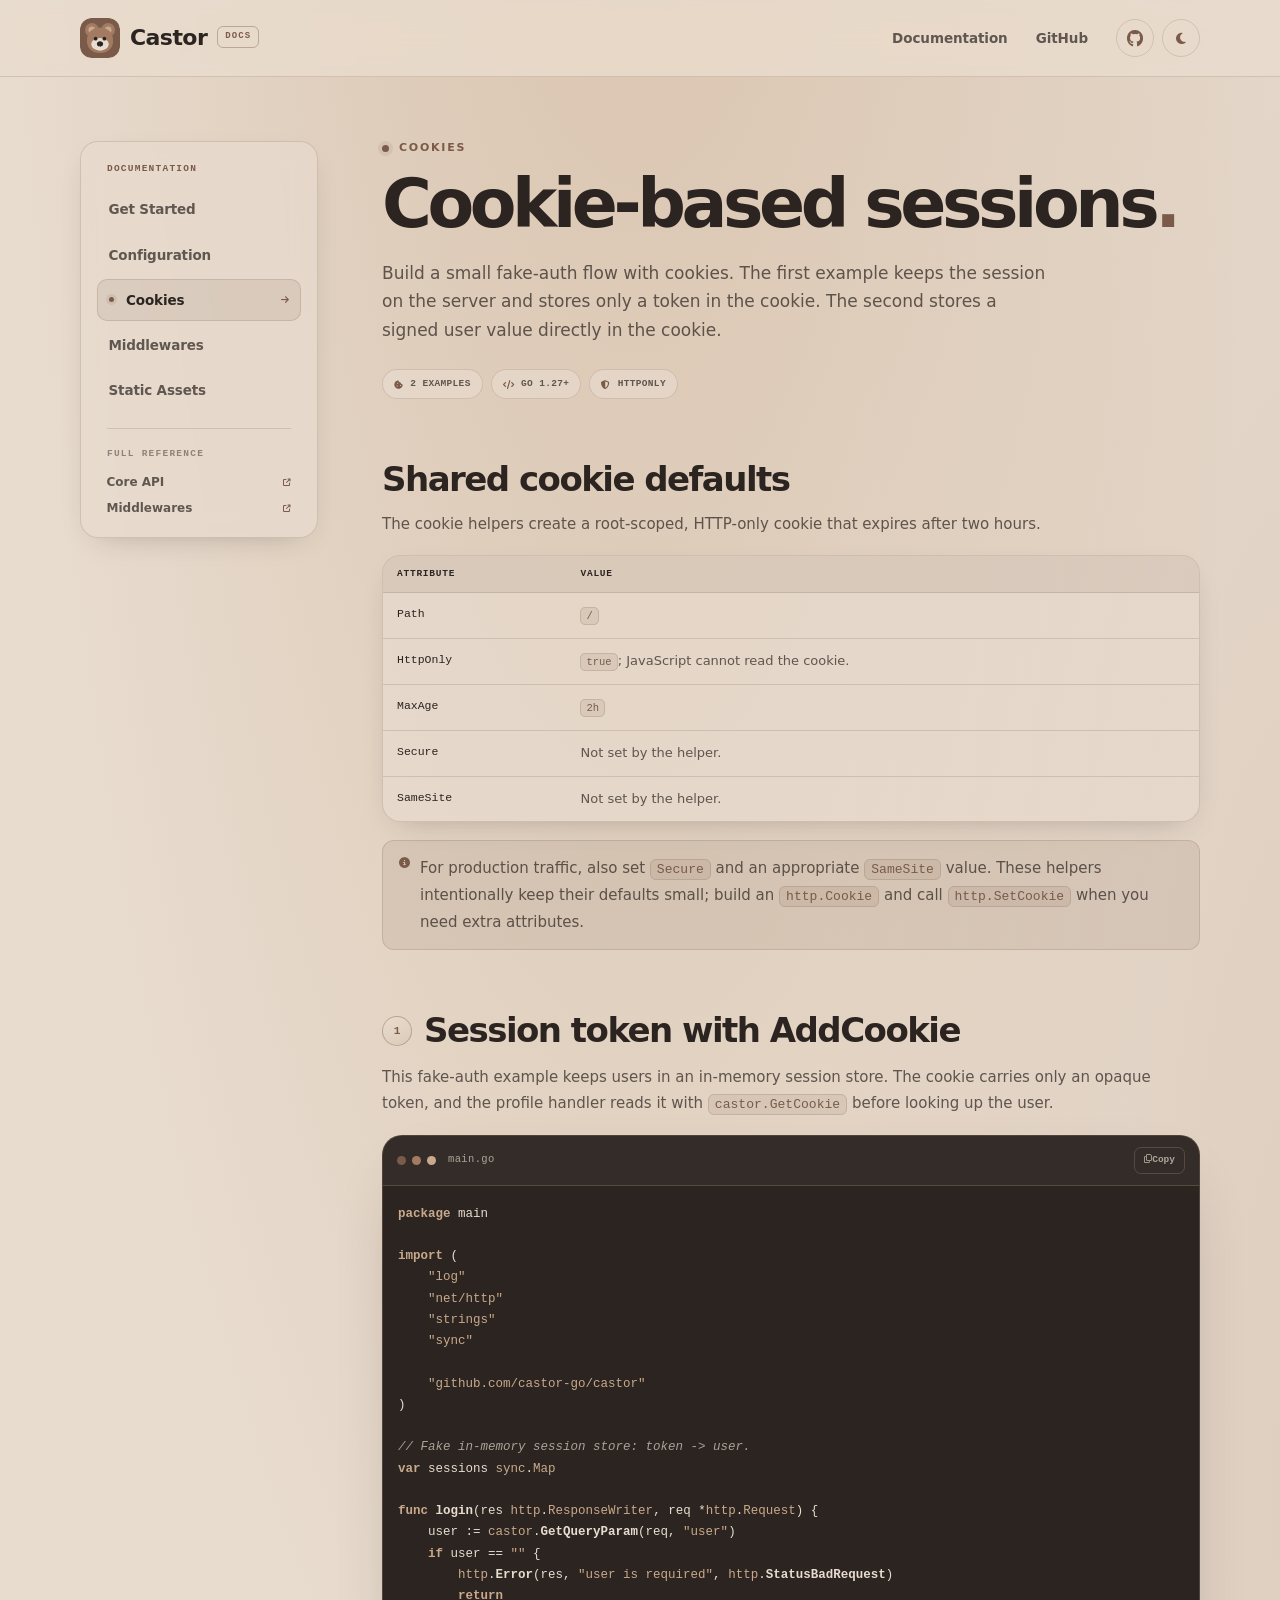
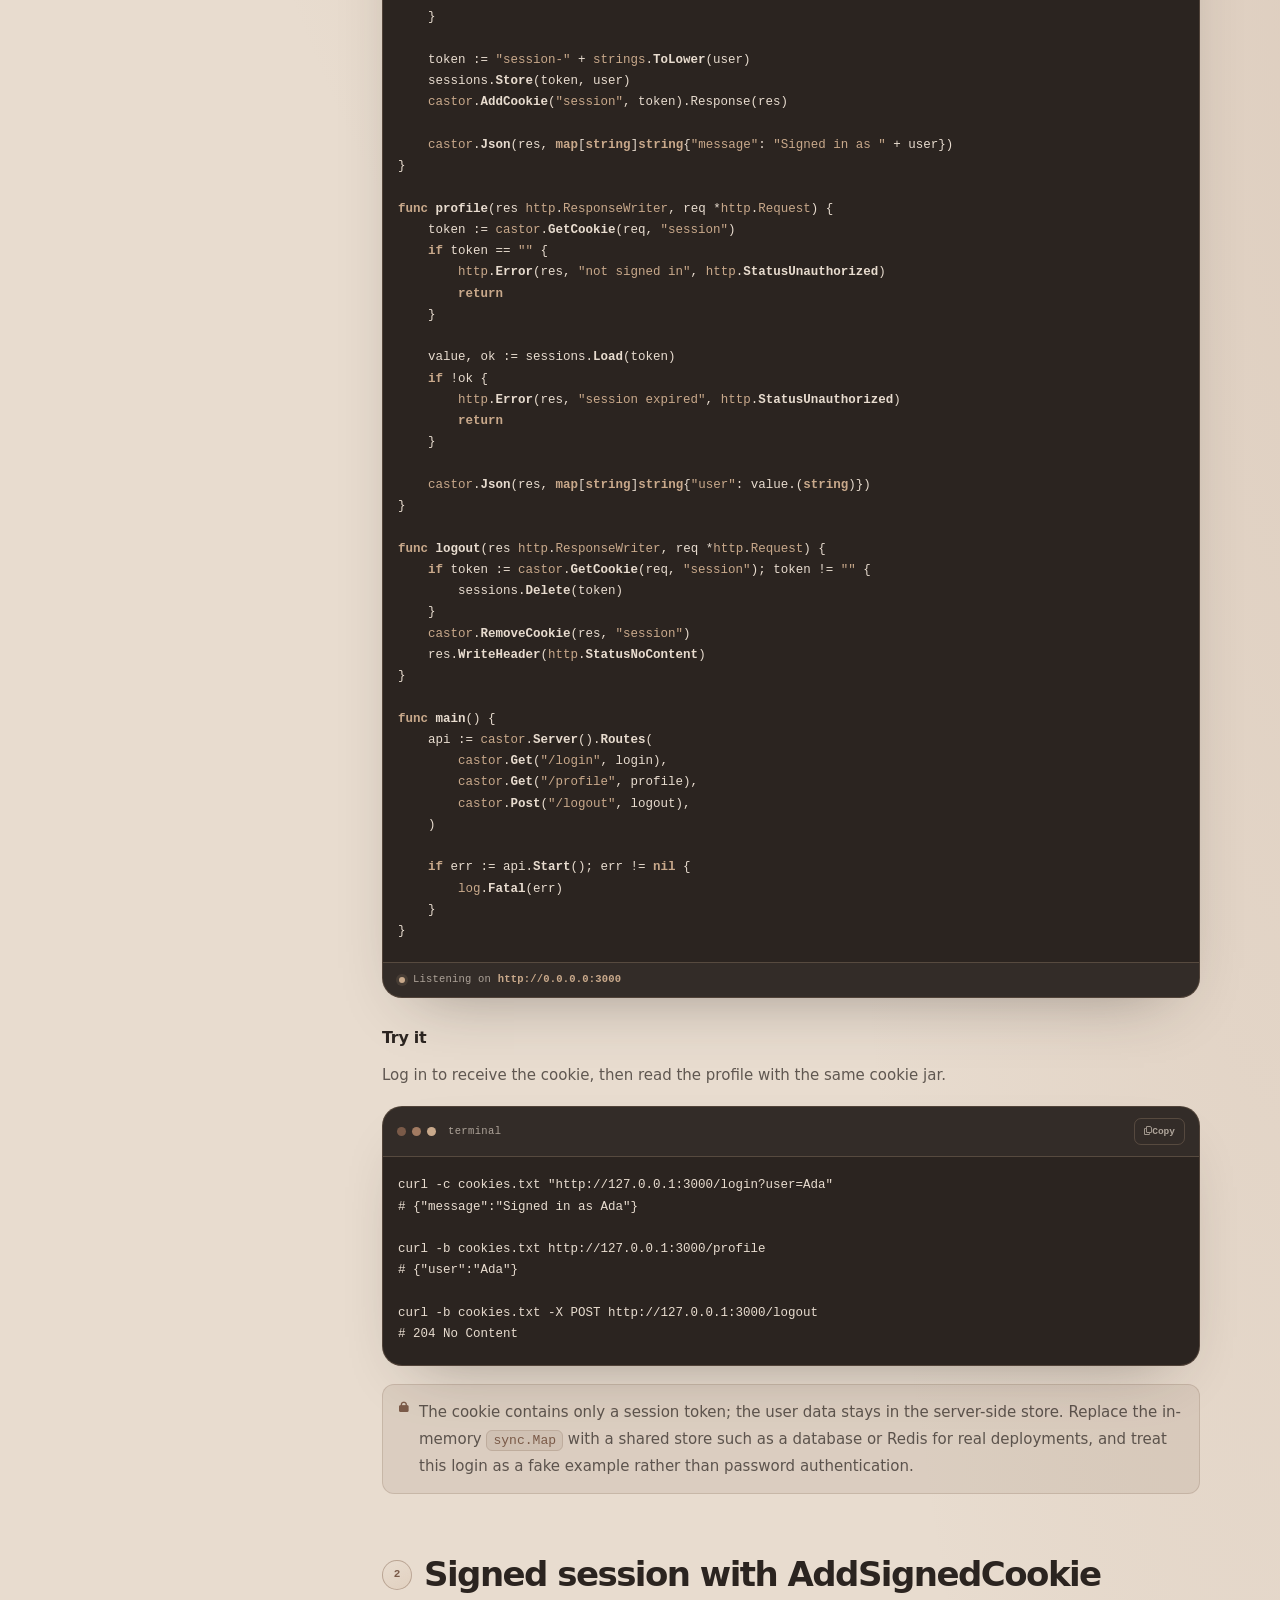
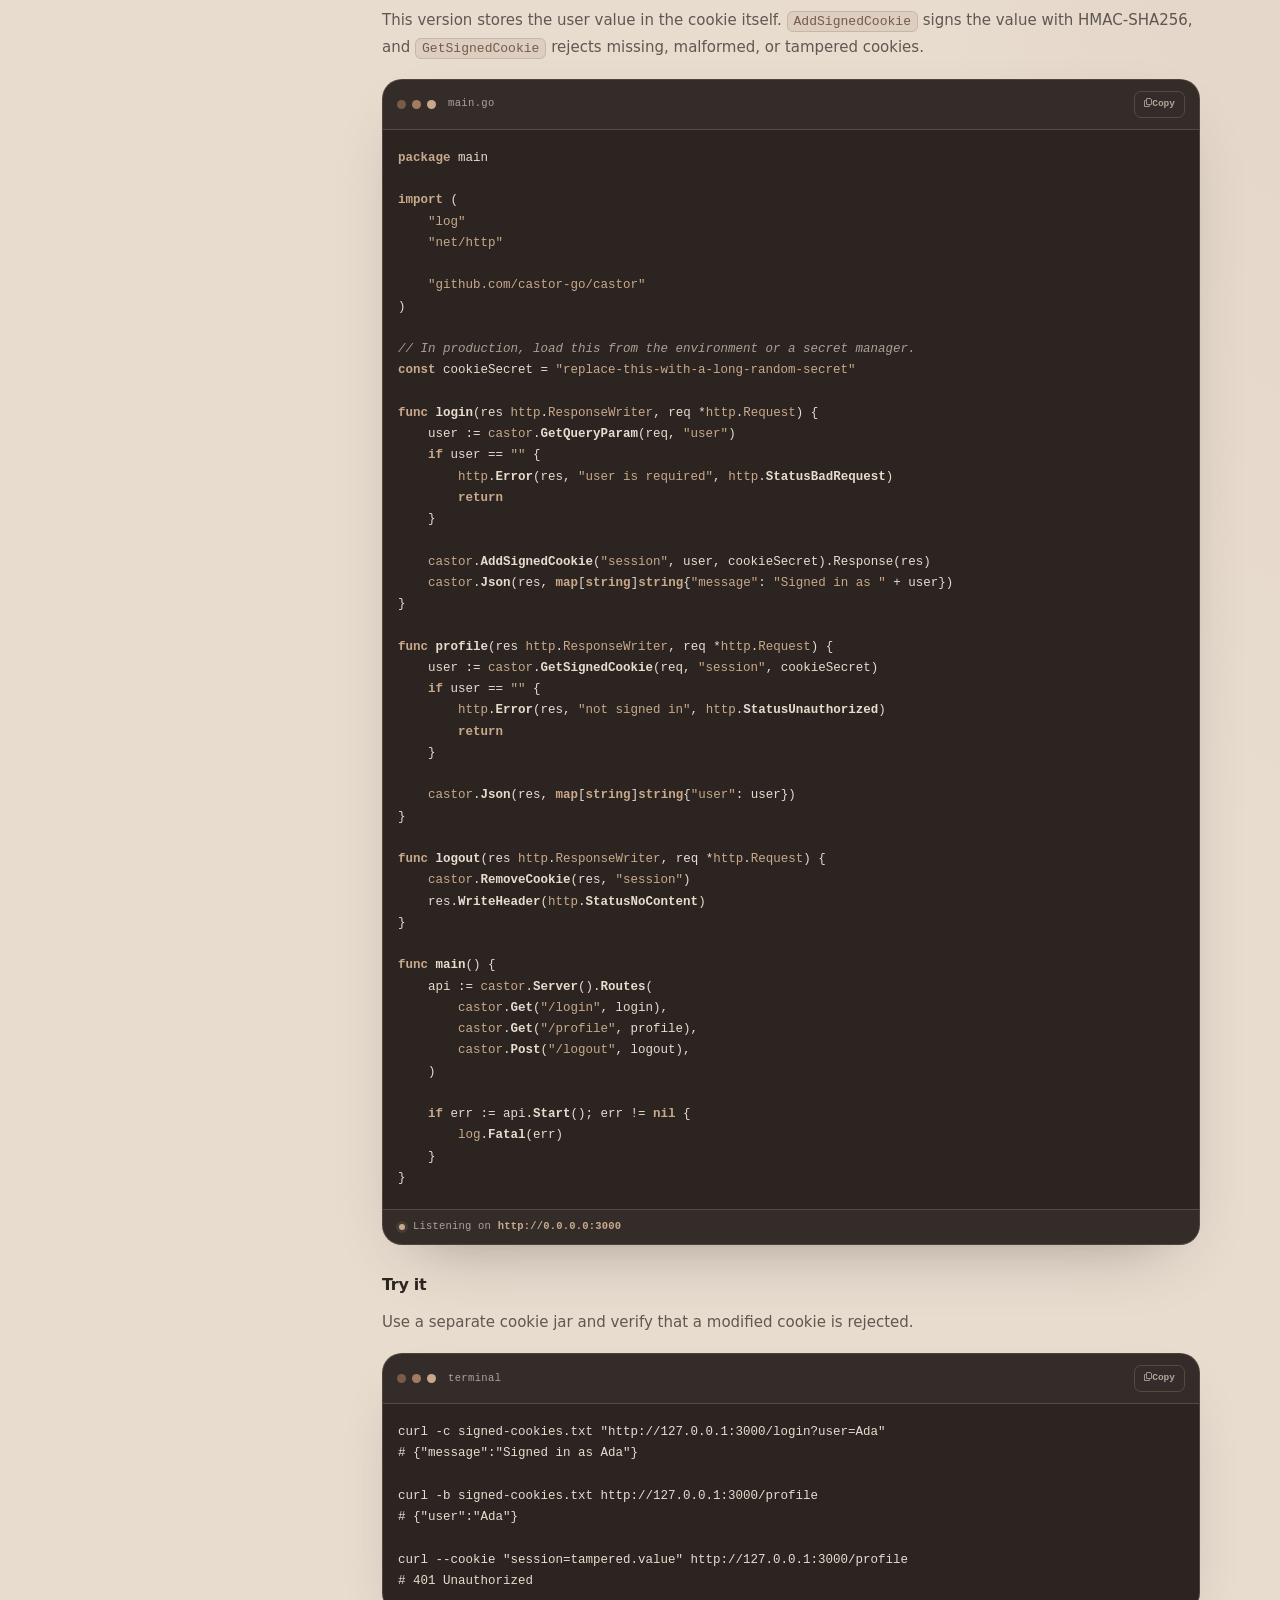
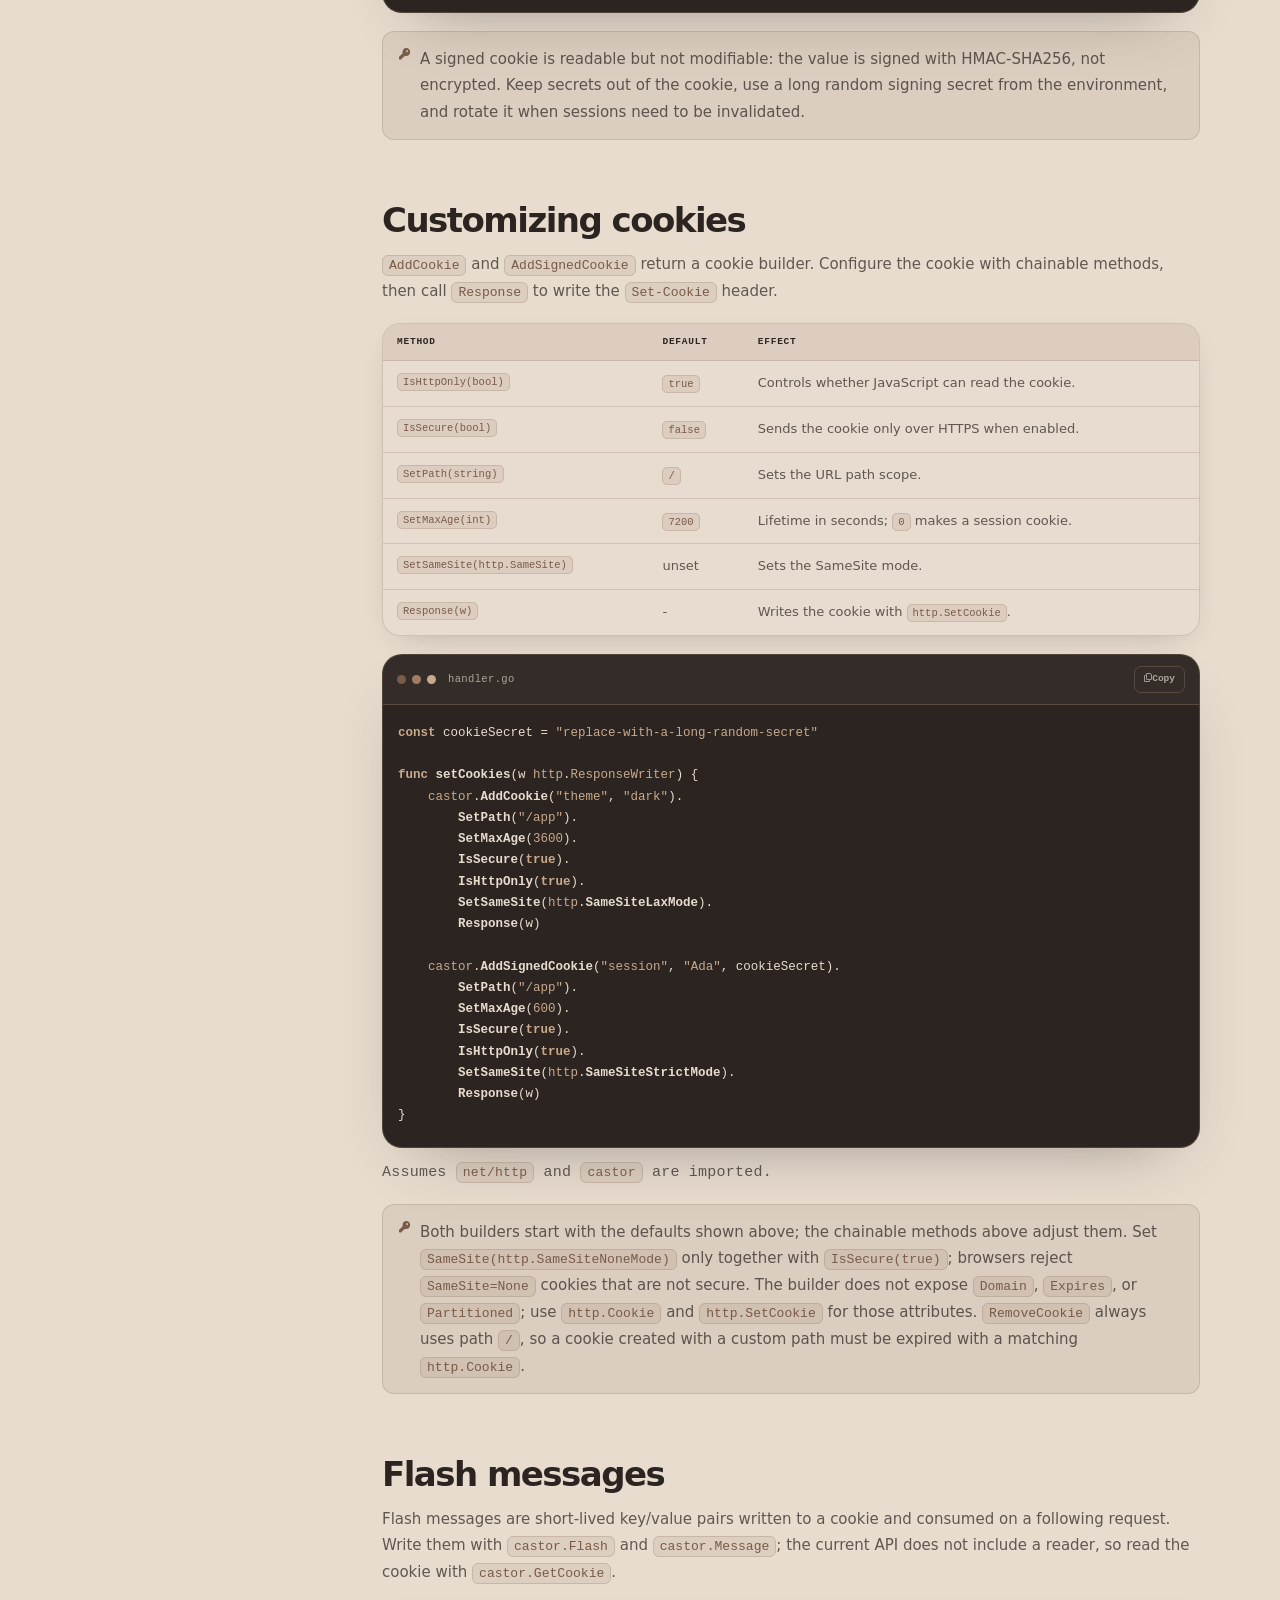
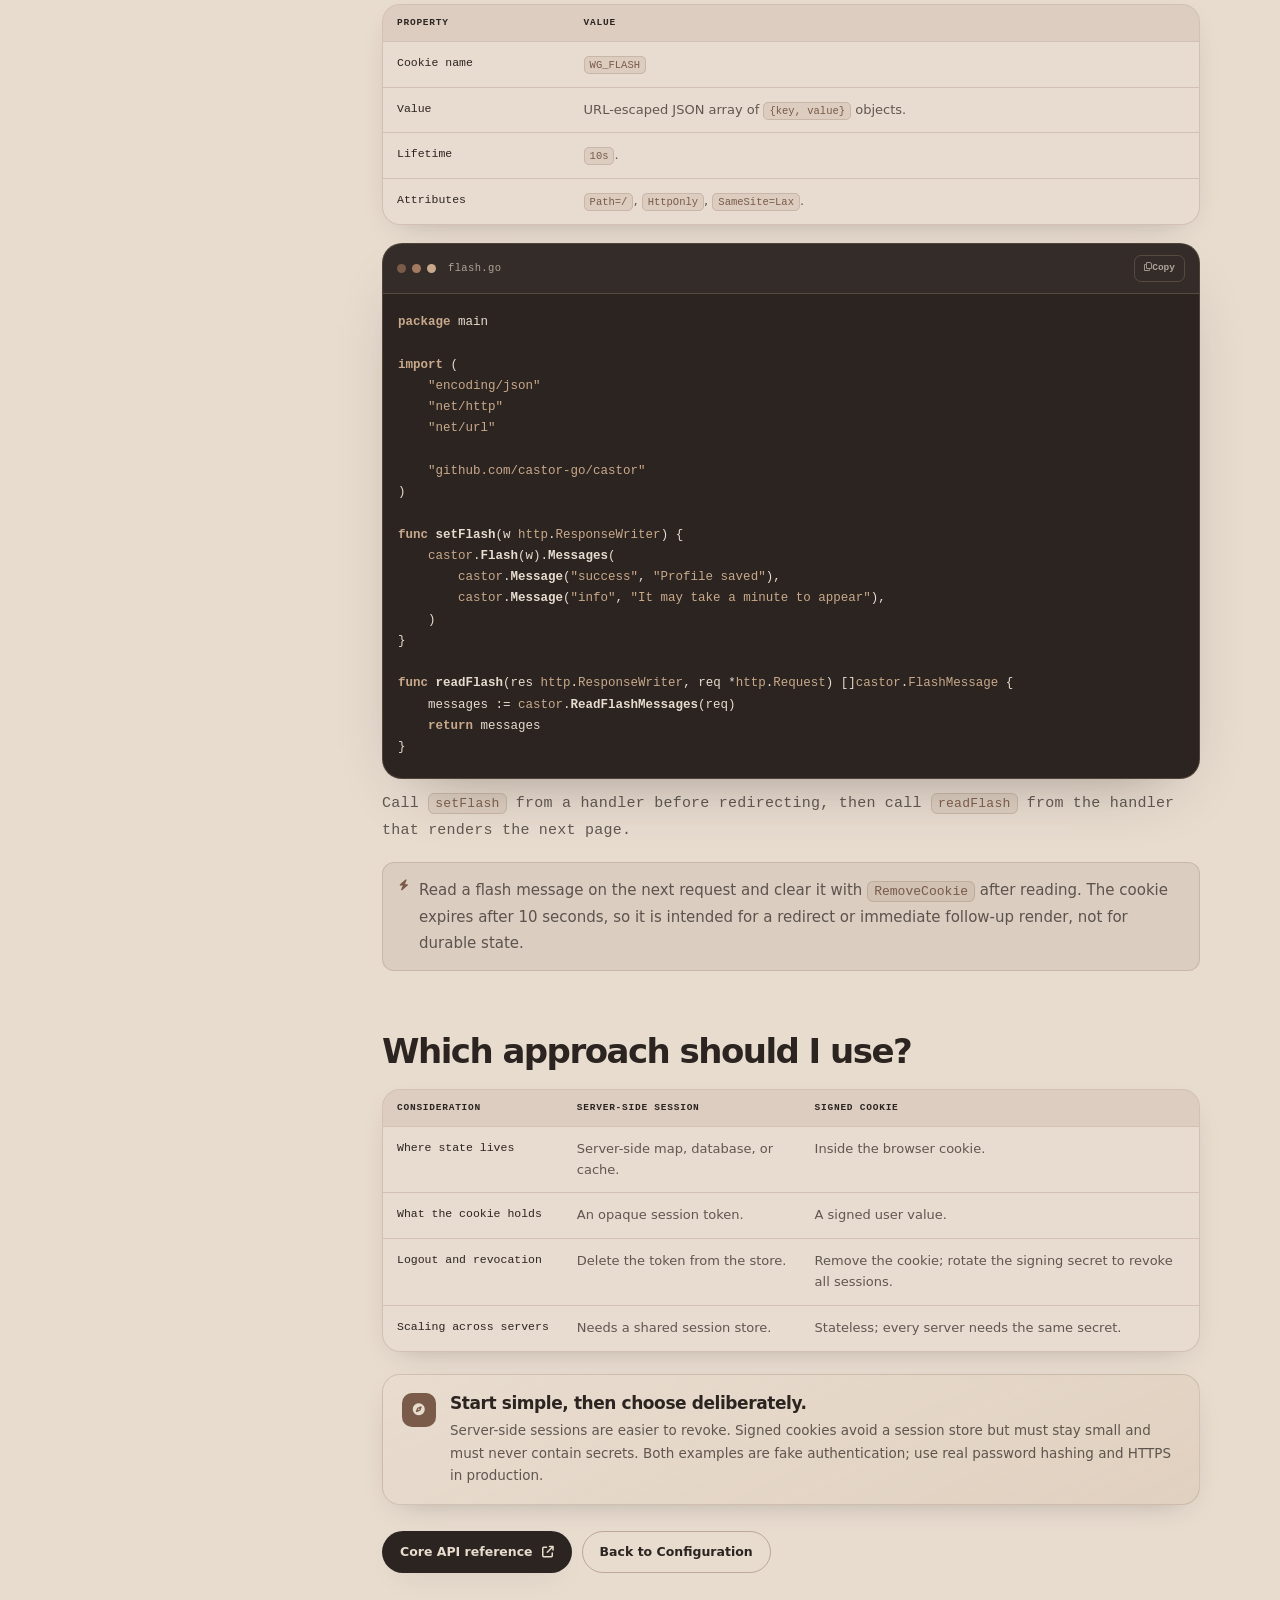
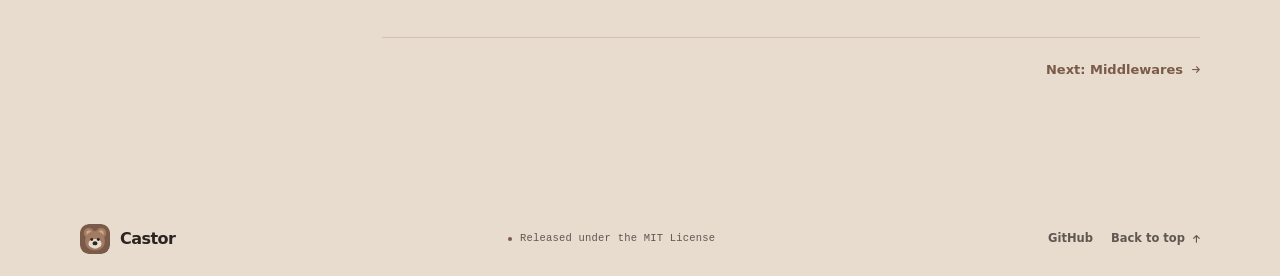
<file: cookies.html>
<!DOCTYPE html>
<html lang="en" data-theme="light">

<head>
  <meta charset="utf-8">
  <meta name="viewport" content="width=device-width, initial-scale=1">
  <title>Cookies — Castor Docs</title>
  <meta name="description"
    content="Use Castor cookie helpers to build simple cookie-based authentication with server-side sessions and signed cookies.">
  <meta name="theme-color" content="#E8DCCF">
  <link rel="icon" type="image/svg+xml" href="assets/castor-mark.svg">
  <script>
    (() => {
      const saved = (() => {
        try { return localStorage.getItem('castor-theme'); } catch { return null; }
      })();
      const theme = saved === 'light' || saved === 'dark'
        ? saved
        : (window.matchMedia('(prefers-color-scheme: dark)').matches ? 'dark' : 'light');
      document.documentElement.dataset.theme = theme;
    })();
  </script>
  <link rel="preconnect" href="https://cdnjs.cloudflare.com" crossorigin>
  <link rel="stylesheet" href="https://cdnjs.cloudflare.com/ajax/libs/font-awesome/6.7.2/css/all.min.css"
    crossorigin="anonymous" referrerpolicy="no-referrer">
  <link rel="stylesheet" href="styles.css">
  <link rel="stylesheet" href="docs.css">
  <style>
    .tok-comment {
      color: var(--code-muted);
      font-style: italic;
    }
  </style>
</head>

<body>
  <a class="skip-link" href="#main">Skip to content</a>

  <header class="site-header">
    <nav class="nav container" aria-label="Main navigation">
      <a class="brand" href="index.html" aria-label="Castor home">
        <img class="brand-mark" src="assets/castor-mark.svg" width="40" height="40" alt="">
        <span class="brand-name">Castor</span>
        <span class="brand-badge">Docs</span>
      </a>

      <div class="nav-links docs-top-nav">
        <a href="get-started.html">Documentation</a>
        <a href="https://github.com/castor-go/castor" target="_blank" rel="noreferrer">GitHub</a>
      </div>

      <div class="nav-actions">
        <a class="nav-github" href="https://github.com/castor-go/castor" target="_blank" rel="noreferrer"
          aria-label="Castor on GitHub">
          <i class="fa-brands fa-github" aria-hidden="true"></i>
        </a>
        <button class="theme-toggle" type="button" data-theme-toggle aria-label="Switch to dark theme"
          aria-pressed="false">
          <span class="theme-icon theme-icon-light" aria-hidden="true"><i class="fa-solid fa-moon"></i></span>
          <span class="theme-icon theme-icon-dark" aria-hidden="true"><i class="fa-solid fa-sun"></i></span>
        </button>
      </div>
    </nav>
  </header>

  <div class="docs-shell container">
    <aside class="docs-sidebar" aria-label="Documentation navigation">
      <p class="docs-sidebar-eyebrow">Documentation</p>

      <nav class="docs-nav" aria-label="Documentation pages">
        <a class="docs-nav-link" href="get-started.html">
          <span>Get Started</span>
        </a>
        <a class="docs-nav-link" href="configuration.html">
          <span>Configuration</span>
        </a>
        <a class="docs-nav-link is-active" href="cookies.html" aria-current="page">
          <span>Cookies</span>
          <i class="fa-solid fa-arrow-right" aria-hidden="true"></i>
        </a>
        <a class="docs-nav-link" href="middlewares.html">
          <span>Middlewares</span>
        </a>
        <a class="docs-nav-link" href="static-assets.html">
          <span>Static Assets</span>
        </a>
      </nav>

      <div class="docs-sidebar-divider" role="presentation"></div>
      <p class="docs-sidebar-eyebrow docs-sidebar-eyebrow-small">Full reference</p>
      <nav class="docs-reference-links" aria-label="API reference">
        <a href="https://github.com/castor-go/castor/blob/main/docs/castor.md" target="_blank" rel="noreferrer">
          Core API
          <i class="fa-solid fa-arrow-up-right-from-square" aria-hidden="true"></i>
        </a>
        <a href="https://github.com/castor-go/castor/blob/main/docs/middleware.md" target="_blank" rel="noreferrer">
          Middlewares
          <i class="fa-solid fa-arrow-up-right-from-square" aria-hidden="true"></i>
        </a>
      </nav>
    </aside>

    <main class="docs-content" id="main">
      <header class="docs-hero">
        <p class="eyebrow"><span class="eyebrow-dot" aria-hidden="true"></span> Cookies</p>
        <h1>Cookie-based sessions<span class="hero-period">.</span></h1>
        <p class="docs-lede">Build a small fake-auth flow with cookies. The first example keeps the session on the
          server and stores only a token in the cookie. The second stores a signed user value directly in the
          cookie.</p>

        <ul class="docs-meta" aria-label="Guide details">
          <li class="docs-pill"><i class="fa-solid fa-cookie-bite" aria-hidden="true"></i> 2 examples</li>
          <li class="docs-pill"><i class="fa-solid fa-code" aria-hidden="true"></i> Go 1.27+</li>
          <li class="docs-pill"><i class="fa-solid fa-shield-halved" aria-hidden="true"></i> HttpOnly</li>
        </ul>
      </header>

      <section class="docs-section" id="defaults" aria-labelledby="defaults-title">
        <h2 id="defaults-title">Shared cookie defaults</h2>
        <p>The cookie helpers create a root-scoped, HTTP-only cookie that expires after two hours.</p>

        <div class="docs-table-wrap">
          <table class="docs-table">
            <caption class="sr-only">Default attributes applied by AddCookie and AddSignedCookie</caption>
            <thead>
              <tr>
                <th scope="col">Attribute</th>
                <th scope="col">Value</th>
              </tr>
            </thead>
            <tbody>
              <tr>
                <td>Path</td>
                <td><code>/</code></td>
              </tr>
              <tr>
                <td>HttpOnly</td>
                <td><code>true</code>; JavaScript cannot read the cookie.</td>
              </tr>
              <tr>
                <td>MaxAge</td>
                <td><code>2h</code></td>
              </tr>
              <tr>
                <td>Secure</td>
                <td>Not set by the helper.</td>
              </tr>
              <tr>
                <td>SameSite</td>
                <td>Not set by the helper.</td>
              </tr>
            </tbody>
          </table>
        </div>

        <div class="docs-note">
          <i class="fa-solid fa-circle-info" aria-hidden="true"></i>
          <p>For production traffic, also set <code>Secure</code> and an appropriate <code>SameSite</code> value.
            These helpers intentionally keep their defaults small; build an <code>http.Cookie</code> and call
            <code>http.SetCookie</code> when you need extra attributes.</p>
        </div>
      </section>

      <section class="docs-section" id="server-session" aria-labelledby="server-session-title">
        <div class="docs-step-heading">
          <span class="step-number" aria-hidden="true">1</span>
          <h2 id="server-session-title">Session token with AddCookie</h2>
        </div>
        <p>This fake-auth example keeps users in an in-memory session store. The cookie carries only an opaque token,
          and the profile handler reads it with <code>castor.GetCookie</code> before looking up the user.</p>

        <div class="code-card docs-code-card">
          <div class="code-toolbar">
            <div class="traffic-lights" aria-hidden="true"><span></span><span></span><span></span></div>
            <span class="code-filename">main.go</span>
            <button class="copy-button" type="button" data-copy-target="#session-code" aria-label="Copy server session cookie example">
              <span class="copy-default" aria-hidden="true"><i class="fa-regular fa-copy"></i><span
                  class="copy-label">Copy</span></span>
              <span class="copy-success" aria-hidden="true"><i class="fa-solid fa-check"></i><span
                  class="copy-label">Copied</span></span>
            </button>
          </div>
          <div class="code-body">
            <pre class="code"><code id="session-code"><span class="tok-kw">package</span> main

<span class="tok-kw">import</span> (
	<span class="tok-str">"log"</span>
	<span class="tok-str">"net/http"</span>
	<span class="tok-str">"strings"</span>
	<span class="tok-str">"sync"</span>

	<span class="tok-str">"github.com/castor-go/castor"</span>
)

<span class="tok-comment">// Fake in-memory session store: token -&gt; user.</span>
<span class="tok-kw">var</span> sessions <span class="tok-pkg">sync</span>.<span class="tok-type">Map</span>

<span class="tok-kw">func</span> <span class="tok-fn">login</span>(res <span class="tok-pkg">http</span>.<span class="tok-type">ResponseWriter</span>, req *<span class="tok-pkg">http</span>.<span class="tok-type">Request</span>) {
	user := <span class="tok-pkg">castor</span>.<span class="tok-fn">GetQueryParam</span>(req, <span class="tok-str">"user"</span>)
	<span class="tok-kw">if</span> user == <span class="tok-str">""</span> {
		<span class="tok-pkg">http</span>.<span class="tok-fn">Error</span>(res, <span class="tok-str">"user is required"</span>, <span class="tok-pkg">http</span>.<span class="tok-fn">StatusBadRequest</span>)
		<span class="tok-kw">return</span>
	}

	token := <span class="tok-str">"session-"</span> + <span class="tok-pkg">strings</span>.<span class="tok-fn">ToLower</span>(user)
	sessions.<span class="tok-fn">Store</span>(token, user)
	<span class="tok-pkg">castor</span>.<span class="tok-fn">AddCookie</span>(<span class="tok-str">"session"</span>, token).Response(res)

	<span class="tok-pkg">castor</span>.<span class="tok-fn">Json</span>(res, <span class="tok-kw">map</span>[<span class="tok-kw">string</span>]<span class="tok-kw">string</span>{<span class="tok-str">"message"</span>: <span class="tok-str">"Signed in as "</span> + user})
}

<span class="tok-kw">func</span> <span class="tok-fn">profile</span>(res <span class="tok-pkg">http</span>.<span class="tok-type">ResponseWriter</span>, req *<span class="tok-pkg">http</span>.<span class="tok-type">Request</span>) {
	token := <span class="tok-pkg">castor</span>.<span class="tok-fn">GetCookie</span>(req, <span class="tok-str">"session"</span>)
	<span class="tok-kw">if</span> token == <span class="tok-str">""</span> {
		<span class="tok-pkg">http</span>.<span class="tok-fn">Error</span>(res, <span class="tok-str">"not signed in"</span>, <span class="tok-pkg">http</span>.<span class="tok-fn">StatusUnauthorized</span>)
		<span class="tok-kw">return</span>
	}

	value, ok := sessions.<span class="tok-fn">Load</span>(token)
	<span class="tok-kw">if</span> !ok {
		<span class="tok-pkg">http</span>.<span class="tok-fn">Error</span>(res, <span class="tok-str">"session expired"</span>, <span class="tok-pkg">http</span>.<span class="tok-fn">StatusUnauthorized</span>)
		<span class="tok-kw">return</span>
	}

	<span class="tok-pkg">castor</span>.<span class="tok-fn">Json</span>(res, <span class="tok-kw">map</span>[<span class="tok-kw">string</span>]<span class="tok-kw">string</span>{<span class="tok-str">"user"</span>: value.(<span class="tok-kw">string</span>)})
}

<span class="tok-kw">func</span> <span class="tok-fn">logout</span>(res <span class="tok-pkg">http</span>.<span class="tok-type">ResponseWriter</span>, req *<span class="tok-pkg">http</span>.<span class="tok-type">Request</span>) {
	<span class="tok-kw">if</span> token := <span class="tok-pkg">castor</span>.<span class="tok-fn">GetCookie</span>(req, <span class="tok-str">"session"</span>); token != <span class="tok-str">""</span> {
		sessions.<span class="tok-fn">Delete</span>(token)
	}
	<span class="tok-pkg">castor</span>.<span class="tok-fn">RemoveCookie</span>(res, <span class="tok-str">"session"</span>)
	res.<span class="tok-fn">WriteHeader</span>(<span class="tok-pkg">http</span>.<span class="tok-fn">StatusNoContent</span>)
}

<span class="tok-kw">func</span> <span class="tok-fn">main</span>() {
	api := <span class="tok-pkg">castor</span>.<span class="tok-fn">Server</span>().<span class="tok-fn">Routes</span>(
		<span class="tok-pkg">castor</span>.<span class="tok-fn">Get</span>(<span class="tok-str">"/login"</span>, login),
		<span class="tok-pkg">castor</span>.<span class="tok-fn">Get</span>(<span class="tok-str">"/profile"</span>, profile),
		<span class="tok-pkg">castor</span>.<span class="tok-fn">Post</span>(<span class="tok-str">"/logout"</span>, logout),
	)

	<span class="tok-kw">if</span> err := api.<span class="tok-fn">Start</span>(); err != <span class="tok-kw">nil</span> {
		<span class="tok-pkg">log</span>.<span class="tok-fn">Fatal</span>(err)
	}
}</code></pre>
          </div>
          <div class="code-status">
            <span class="status-dot" aria-hidden="true"></span>
            <span>Listening on <strong>http://0.0.0.0:3000</strong></span>
          </div>
        </div>

        <h3>Try it</h3>
        <p>Log in to receive the cookie, then read the profile with the same cookie jar.</p>
        <div class="code-card docs-code-card">
          <div class="code-toolbar">
            <div class="traffic-lights" aria-hidden="true"><span></span><span></span><span></span></div>
            <span class="code-filename">terminal</span>
            <button class="copy-button" type="button" data-copy-target="#session-curl" aria-label="Copy server session curl examples">
              <span class="copy-default" aria-hidden="true"><i class="fa-regular fa-copy"></i><span
                  class="copy-label">Copy</span></span>
              <span class="copy-success" aria-hidden="true"><i class="fa-solid fa-check"></i><span
                  class="copy-label">Copied</span></span>
            </button>
          </div>
          <div class="code-body">
            <pre class="code"><code id="session-curl">curl -c cookies.txt "http://127.0.0.1:3000/login?user=Ada"
# {"message":"Signed in as Ada"}

curl -b cookies.txt http://127.0.0.1:3000/profile
# {"user":"Ada"}

curl -b cookies.txt -X POST http://127.0.0.1:3000/logout
# 204 No Content</code></pre>
          </div>
        </div>

        <div class="docs-note">
          <i class="fa-solid fa-lock" aria-hidden="true"></i>
          <p>The cookie contains only a session token; the user data stays in the server-side store. Replace the
            in-memory <code>sync.Map</code> with a shared store such as a database or Redis for real deployments, and
            treat this login as a fake example rather than password authentication.</p>
        </div>
      </section>

      <section class="docs-section" id="signed-cookie" aria-labelledby="signed-cookie-title">
        <div class="docs-step-heading">
          <span class="step-number" aria-hidden="true">2</span>
          <h2 id="signed-cookie-title">Signed session with AddSignedCookie</h2>
        </div>
        <p>This version stores the user value in the cookie itself. <code>AddSignedCookie</code> signs the value with
          HMAC-SHA256, and <code>GetSignedCookie</code> rejects missing, malformed, or tampered cookies.</p>

        <div class="code-card docs-code-card">
          <div class="code-toolbar">
            <div class="traffic-lights" aria-hidden="true"><span></span><span></span><span></span></div>
            <span class="code-filename">main.go</span>
            <button class="copy-button" type="button" data-copy-target="#signed-code" aria-label="Copy signed cookie example">
              <span class="copy-default" aria-hidden="true"><i class="fa-regular fa-copy"></i><span
                  class="copy-label">Copy</span></span>
              <span class="copy-success" aria-hidden="true"><i class="fa-solid fa-check"></i><span
                  class="copy-label">Copied</span></span>
            </button>
          </div>
          <div class="code-body">
            <pre class="code"><code id="signed-code"><span class="tok-kw">package</span> main

<span class="tok-kw">import</span> (
	<span class="tok-str">"log"</span>
	<span class="tok-str">"net/http"</span>

	<span class="tok-str">"github.com/castor-go/castor"</span>
)

<span class="tok-comment">// In production, load this from the environment or a secret manager.</span>
<span class="tok-kw">const</span> cookieSecret = <span class="tok-str">"replace-this-with-a-long-random-secret"</span>

<span class="tok-kw">func</span> <span class="tok-fn">login</span>(res <span class="tok-pkg">http</span>.<span class="tok-type">ResponseWriter</span>, req *<span class="tok-pkg">http</span>.<span class="tok-type">Request</span>) {
	user := <span class="tok-pkg">castor</span>.<span class="tok-fn">GetQueryParam</span>(req, <span class="tok-str">"user"</span>)
	<span class="tok-kw">if</span> user == <span class="tok-str">""</span> {
		<span class="tok-pkg">http</span>.<span class="tok-fn">Error</span>(res, <span class="tok-str">"user is required"</span>, <span class="tok-pkg">http</span>.<span class="tok-fn">StatusBadRequest</span>)
		<span class="tok-kw">return</span>
	}

	<span class="tok-pkg">castor</span>.<span class="tok-fn">AddSignedCookie</span>(<span class="tok-str">"session"</span>, user, cookieSecret).Response(res)
	<span class="tok-pkg">castor</span>.<span class="tok-fn">Json</span>(res, <span class="tok-kw">map</span>[<span class="tok-kw">string</span>]<span class="tok-kw">string</span>{<span class="tok-str">"message"</span>: <span class="tok-str">"Signed in as "</span> + user})
}

<span class="tok-kw">func</span> <span class="tok-fn">profile</span>(res <span class="tok-pkg">http</span>.<span class="tok-type">ResponseWriter</span>, req *<span class="tok-pkg">http</span>.<span class="tok-type">Request</span>) {
	user := <span class="tok-pkg">castor</span>.<span class="tok-fn">GetSignedCookie</span>(req, <span class="tok-str">"session"</span>, cookieSecret)
	<span class="tok-kw">if</span> user == <span class="tok-str">""</span> {
		<span class="tok-pkg">http</span>.<span class="tok-fn">Error</span>(res, <span class="tok-str">"not signed in"</span>, <span class="tok-pkg">http</span>.<span class="tok-fn">StatusUnauthorized</span>)
		<span class="tok-kw">return</span>
	}

	<span class="tok-pkg">castor</span>.<span class="tok-fn">Json</span>(res, <span class="tok-kw">map</span>[<span class="tok-kw">string</span>]<span class="tok-kw">string</span>{<span class="tok-str">"user"</span>: user})
}

<span class="tok-kw">func</span> <span class="tok-fn">logout</span>(res <span class="tok-pkg">http</span>.<span class="tok-type">ResponseWriter</span>, req *<span class="tok-pkg">http</span>.<span class="tok-type">Request</span>) {
	<span class="tok-pkg">castor</span>.<span class="tok-fn">RemoveCookie</span>(res, <span class="tok-str">"session"</span>)
	res.<span class="tok-fn">WriteHeader</span>(<span class="tok-pkg">http</span>.<span class="tok-fn">StatusNoContent</span>)
}

<span class="tok-kw">func</span> <span class="tok-fn">main</span>() {
	api := <span class="tok-pkg">castor</span>.<span class="tok-fn">Server</span>().<span class="tok-fn">Routes</span>(
		<span class="tok-pkg">castor</span>.<span class="tok-fn">Get</span>(<span class="tok-str">"/login"</span>, login),
		<span class="tok-pkg">castor</span>.<span class="tok-fn">Get</span>(<span class="tok-str">"/profile"</span>, profile),
		<span class="tok-pkg">castor</span>.<span class="tok-fn">Post</span>(<span class="tok-str">"/logout"</span>, logout),
	)

	<span class="tok-kw">if</span> err := api.<span class="tok-fn">Start</span>(); err != <span class="tok-kw">nil</span> {
		<span class="tok-pkg">log</span>.<span class="tok-fn">Fatal</span>(err)
	}
}</code></pre>
          </div>
          <div class="code-status">
            <span class="status-dot" aria-hidden="true"></span>
            <span>Listening on <strong>http://0.0.0.0:3000</strong></span>
          </div>
        </div>

        <h3>Try it</h3>
        <p>Use a separate cookie jar and verify that a modified cookie is rejected.</p>
        <div class="code-card docs-code-card">
          <div class="code-toolbar">
            <div class="traffic-lights" aria-hidden="true"><span></span><span></span><span></span></div>
            <span class="code-filename">terminal</span>
            <button class="copy-button" type="button" data-copy-target="#signed-curl" aria-label="Copy signed cookie curl examples">
              <span class="copy-default" aria-hidden="true"><i class="fa-regular fa-copy"></i><span
                  class="copy-label">Copy</span></span>
              <span class="copy-success" aria-hidden="true"><i class="fa-solid fa-check"></i><span
                  class="copy-label">Copied</span></span>
            </button>
          </div>
          <div class="code-body">
            <pre class="code"><code id="signed-curl">curl -c signed-cookies.txt "http://127.0.0.1:3000/login?user=Ada"
# {"message":"Signed in as Ada"}

curl -b signed-cookies.txt http://127.0.0.1:3000/profile
# {"user":"Ada"}

curl --cookie "session=tampered.value" http://127.0.0.1:3000/profile
# 401 Unauthorized</code></pre>
          </div>
        </div>

        <div class="docs-note">
          <i class="fa-solid fa-key" aria-hidden="true"></i>
          <p>A signed cookie is readable but not modifiable: the value is signed with HMAC-SHA256, not encrypted.
            Keep secrets out of the cookie, use a long random signing secret from the environment, and rotate it when
            sessions need to be invalidated.</p>
        </div>
      </section>

      <section class="docs-section" id="customization" aria-labelledby="customization-title">
        <h2 id="customization-title">Customizing cookies</h2>
        <p><code>AddCookie</code> and <code>AddSignedCookie</code> return a cookie builder. Configure the cookie
          with chainable methods, then call <code>Response</code> to write the <code>Set-Cookie</code> header.</p>

        <div class="docs-table-wrap">
          <table class="docs-table">
            <caption class="sr-only">Cookie builder customization methods</caption>
            <thead>
              <tr>
                <th scope="col">Method</th>
                <th scope="col">Default</th>
                <th scope="col">Effect</th>
              </tr>
            </thead>
            <tbody>
              <tr>
                <td><code>IsHttpOnly(bool)</code></td>
                <td><code>true</code></td>
                <td>Controls whether JavaScript can read the cookie.</td>
              </tr>
              <tr>
                <td><code>IsSecure(bool)</code></td>
                <td><code>false</code></td>
                <td>Sends the cookie only over HTTPS when enabled.</td>
              </tr>
              <tr>
                <td><code>SetPath(string)</code></td>
                <td><code>/</code></td>
                <td>Sets the URL path scope.</td>
              </tr>
              <tr>
                <td><code>SetMaxAge(int)</code></td>
                <td><code>7200</code></td>
                <td>Lifetime in seconds; <code>0</code> makes a session cookie.</td>
              </tr>
              <tr>
                <td><code>SetSameSite(http.SameSite)</code></td>
                <td>unset</td>
                <td>Sets the SameSite mode.</td>
              </tr>
              <tr>
                <td><code>Response(w)</code></td>
                <td>-</td>
                <td>Writes the cookie with <code>http.SetCookie</code>.</td>
              </tr>
            </tbody>
          </table>
        </div>

        <div class="code-card docs-code-card">
          <div class="code-toolbar">
            <div class="traffic-lights" aria-hidden="true"><span></span><span></span><span></span></div>
            <span class="code-filename">handler.go</span>
            <button class="copy-button" type="button" data-copy-target="#customization-code" aria-label="Copy cookie customization code">
              <span class="copy-default" aria-hidden="true"><i class="fa-regular fa-copy"></i><span
                  class="copy-label">Copy</span></span>
              <span class="copy-success" aria-hidden="true"><i class="fa-solid fa-check"></i><span
                  class="copy-label">Copied</span></span>
            </button>
          </div>
          <div class="code-body">
            <pre class="code"><code id="customization-code"><span class="tok-kw">const</span> cookieSecret = <span class="tok-str">"replace-with-a-long-random-secret"</span>

<span class="tok-kw">func</span> <span class="tok-fn">setCookies</span>(w <span class="tok-pkg">http</span>.<span class="tok-type">ResponseWriter</span>) {
	<span class="tok-pkg">castor</span>.<span class="tok-fn">AddCookie</span>(<span class="tok-str">"theme"</span>, <span class="tok-str">"dark"</span>).
		<span class="tok-fn">SetPath</span>(<span class="tok-str">"/app"</span>).
		<span class="tok-fn">SetMaxAge</span>(<span class="tok-str">3600</span>).
		<span class="tok-fn">IsSecure</span>(<span class="tok-kw">true</span>).
		<span class="tok-fn">IsHttpOnly</span>(<span class="tok-kw">true</span>).
		<span class="tok-fn">SetSameSite</span>(<span class="tok-pkg">http</span>.<span class="tok-fn">SameSiteLaxMode</span>).
		<span class="tok-fn">Response</span>(w)

	<span class="tok-pkg">castor</span>.<span class="tok-fn">AddSignedCookie</span>(<span class="tok-str">"session"</span>, <span class="tok-str">"Ada"</span>, cookieSecret).
		<span class="tok-fn">SetPath</span>(<span class="tok-str">"/app"</span>).
		<span class="tok-fn">SetMaxAge</span>(<span class="tok-str">600</span>).
		<span class="tok-fn">IsSecure</span>(<span class="tok-kw">true</span>).
		<span class="tok-fn">IsHttpOnly</span>(<span class="tok-kw">true</span>).
		<span class="tok-fn">SetSameSite</span>(<span class="tok-pkg">http</span>.<span class="tok-fn">SameSiteStrictMode</span>).
		<span class="tok-fn">Response</span>(w)
}</code></pre>
          </div>
        </div>

        <p class="docs-code-note">Assumes <code>net/http</code> and <code>castor</code> are imported.</p>

        <div class="docs-note">
          <i class="fa-solid fa-key" aria-hidden="true"></i>
          <p>Both builders start with the defaults shown above; the chainable methods above adjust them. Set
            <code>SameSite(http.SameSiteNoneMode)</code> only together with <code>IsSecure(true)</code>;
            browsers reject <code>SameSite=None</code> cookies that are not secure. The builder does not expose
            <code>Domain</code>, <code>Expires</code>, or <code>Partitioned</code>; use <code>http.Cookie</code> and
            <code>http.SetCookie</code> for those attributes. <code>RemoveCookie</code> always uses path
            <code>/</code>, so a cookie created with a custom path must be expired with a matching
            <code>http.Cookie</code>.</p>
        </div>
      </section>

      <section class="docs-section" id="flash-messages" aria-labelledby="flash-messages-title">
        <h2 id="flash-messages-title">Flash messages</h2>
        <p>Flash messages are short-lived key/value pairs written to a cookie and consumed on a following request.
          Write them with <code>castor.Flash</code> and <code>castor.Message</code>; the current API does not include
          a reader, so read the cookie with <code>castor.GetCookie</code>.</p>

        <div class="docs-table-wrap">
          <table class="docs-table">
            <caption class="sr-only">Flash message cookie details</caption>
            <thead>
              <tr>
                <th scope="col">Property</th>
                <th scope="col">Value</th>
              </tr>
            </thead>
            <tbody>
              <tr>
                <td>Cookie name</td>
                <td><code>WG_FLASH</code></td>
              </tr>
              <tr>
                <td>Value</td>
                <td>URL-escaped JSON array of <code>{key, value}</code> objects.</td>
              </tr>
              <tr>
                <td>Lifetime</td>
                <td><code>10s</code>.</td>
              </tr>
              <tr>
                <td>Attributes</td>
                <td><code>Path=/</code>, <code>HttpOnly</code>, <code>SameSite=Lax</code>.</td>
              </tr>
            </tbody>
          </table>
        </div>

        <div class="code-card docs-code-card">
          <div class="code-toolbar">
            <div class="traffic-lights" aria-hidden="true"><span></span><span></span><span></span></div>
            <span class="code-filename">flash.go</span>
            <button class="copy-button" type="button" data-copy-target="#flash-code" aria-label="Copy flash message code">
              <span class="copy-default" aria-hidden="true"><i class="fa-regular fa-copy"></i><span
                  class="copy-label">Copy</span></span>
              <span class="copy-success" aria-hidden="true"><i class="fa-solid fa-check"></i><span
                  class="copy-label">Copied</span></span>
            </button>
          </div>
          <div class="code-body">
            <pre class="code"><code id="flash-code"><span class="tok-kw">package</span> main

<span class="tok-kw">import</span> (
	<span class="tok-str">"encoding/json"</span>
	<span class="tok-str">"net/http"</span>
	<span class="tok-str">"net/url"</span>

	<span class="tok-str">"github.com/castor-go/castor"</span>
)

<span class="tok-kw">func</span> <span class="tok-fn">setFlash</span>(w <span class="tok-pkg">http</span>.<span class="tok-type">ResponseWriter</span>) {
	<span class="tok-pkg">castor</span>.<span class="tok-fn">Flash</span>(w).<span class="tok-fn">Messages</span>(
		<span class="tok-pkg">castor</span>.<span class="tok-fn">Message</span>(<span class="tok-str">"success"</span>, <span class="tok-str">"Profile saved"</span>),
		<span class="tok-pkg">castor</span>.<span class="tok-fn">Message</span>(<span class="tok-str">"info"</span>, <span class="tok-str">"It may take a minute to appear"</span>),
	)
}

<span class="tok-kw">func</span> <span class="tok-fn">readFlash</span>(res <span class="tok-pkg">http</span>.<span class="tok-type">ResponseWriter</span>, req *<span class="tok-pkg">http</span>.<span class="tok-type">Request</span>) []<span class="tok-pkg">castor</span>.<span class="tok-type">FlashMessage</span> {
	messages := <span class="tok-pkg">castor</span>.<span class="tok-fn">ReadFlashMessages</span>(req)
	<span class="tok-kw">return</span> messages
}</code></pre>
          </div>
        </div>

        <p class="docs-code-note">Call <code>setFlash</code> from a handler before redirecting, then call
          <code>readFlash</code> from the handler that renders the next page.</p>

        <div class="docs-note">
          <i class="fa-solid fa-bolt" aria-hidden="true"></i>
          <p>Read a flash message on the next request and clear it with <code>RemoveCookie</code> after reading.
            The cookie expires after 10 seconds, so it is intended for a redirect or immediate follow-up render,
            not for durable state.</p>
        </div>
      </section>

      <section class="docs-section" id="compare" aria-labelledby="compare-title">
        <h2 id="compare-title">Which approach should I use?</h2>
        <div class="docs-table-wrap">
          <table class="docs-table">
            <caption class="sr-only">Comparison of server-side sessions and signed cookies</caption>
            <thead>
              <tr>
                <th scope="col">Consideration</th>
                <th scope="col">Server-side session</th>
                <th scope="col">Signed cookie</th>
              </tr>
            </thead>
            <tbody>
              <tr>
                <td>Where state lives</td>
                <td>Server-side map, database, or cache.</td>
                <td>Inside the browser cookie.</td>
              </tr>
              <tr>
                <td>What the cookie holds</td>
                <td>An opaque session token.</td>
                <td>A signed user value.</td>
              </tr>
              <tr>
                <td>Logout and revocation</td>
                <td>Delete the token from the store.</td>
                <td>Remove the cookie; rotate the signing secret to revoke all sessions.</td>
              </tr>
              <tr>
                <td>Scaling across servers</td>
                <td>Needs a shared session store.</td>
                <td>Stateless; every server needs the same secret.</td>
              </tr>
            </tbody>
          </table>
        </div>

        <div class="docs-callout">
          <span class="docs-callout-icon" aria-hidden="true"><i class="fa-solid fa-compass"></i></span>
          <div>
            <h2>Start simple, then choose deliberately.</h2>
            <p>Server-side sessions are easier to revoke. Signed cookies avoid a session store but must stay small and
              must never contain secrets. Both examples are fake authentication; use real password hashing and HTTPS
              in production.</p>
          </div>
        </div>

        <div class="docs-actions">
          <a class="button button-primary" href="https://github.com/castor-go/castor/blob/main/docs/castor.md"
            target="_blank" rel="noreferrer">
            Core API reference
            <i class="fa-solid fa-arrow-up-right-from-square" aria-hidden="true"></i>
          </a>
          <a class="button button-ghost" href="configuration.html">
            Back to Configuration
          </a>
        </div>

        <nav class="docs-footer-nav" aria-label="Next documentation page">
          <a href="middlewares.html">Next: Middlewares <i class="fa-solid fa-arrow-right" aria-hidden="true"></i></a>
        </nav>
      </section>
    </main>
  </div>

  <footer class="site-footer">
    <div class="container footer-inner">
      <a class="brand footer-brand" href="index.html" aria-label="Castor home">
        <img class="brand-mark" src="assets/castor-mark.svg" width="30" height="30" alt="">
        <span class="brand-name">Castor</span>
      </a>
      <p class="footer-note"><span class="footer-dot" aria-hidden="true"></span> Released under the MIT License</p>
      <div class="footer-links">
        <a href="https://github.com/castor-go/castor" target="_blank" rel="noreferrer">GitHub</a>
        <a href="#main">Back to top <i class="fa-solid fa-arrow-up" aria-hidden="true"></i></a>
      </div>
    </div>
  </footer>

  <p class="sr-only" id="copy-status" role="status" aria-live="polite"></p>
  <script src="main.js"></script>
</body>

</html>
</file>
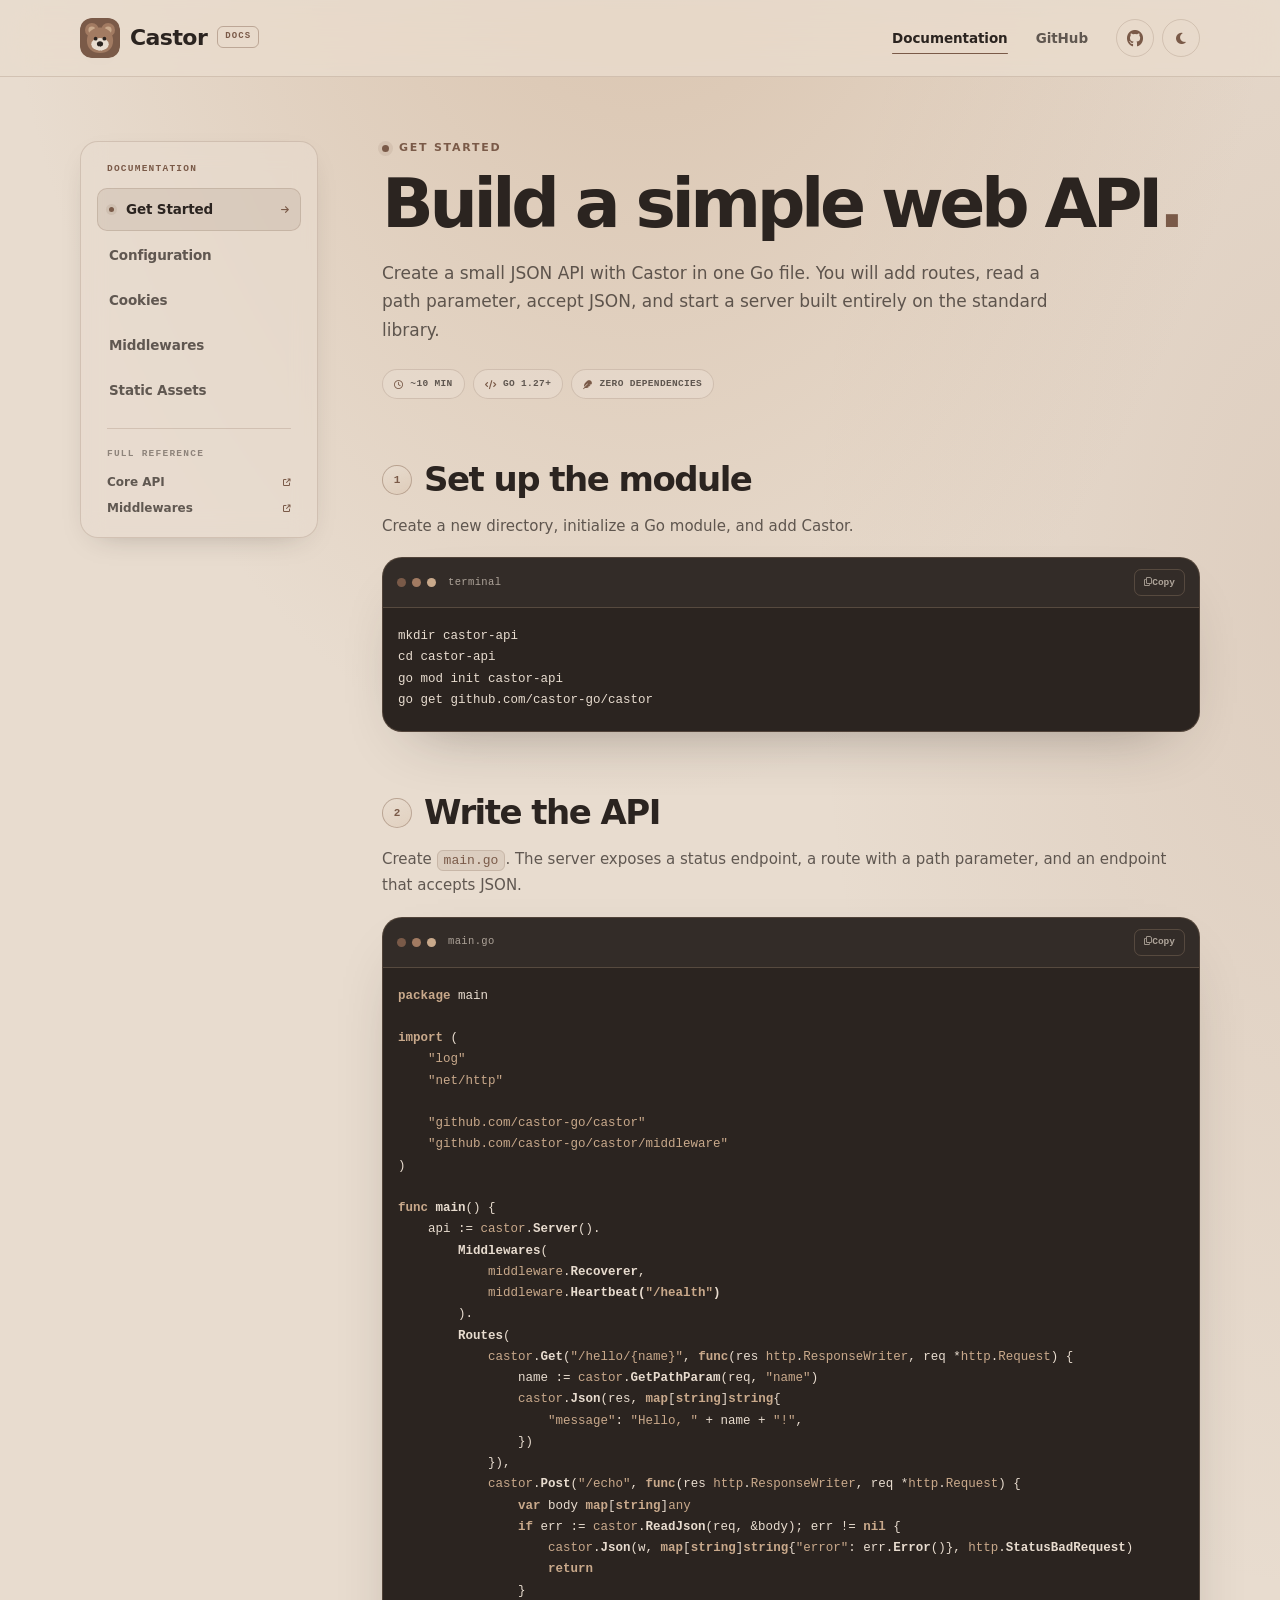
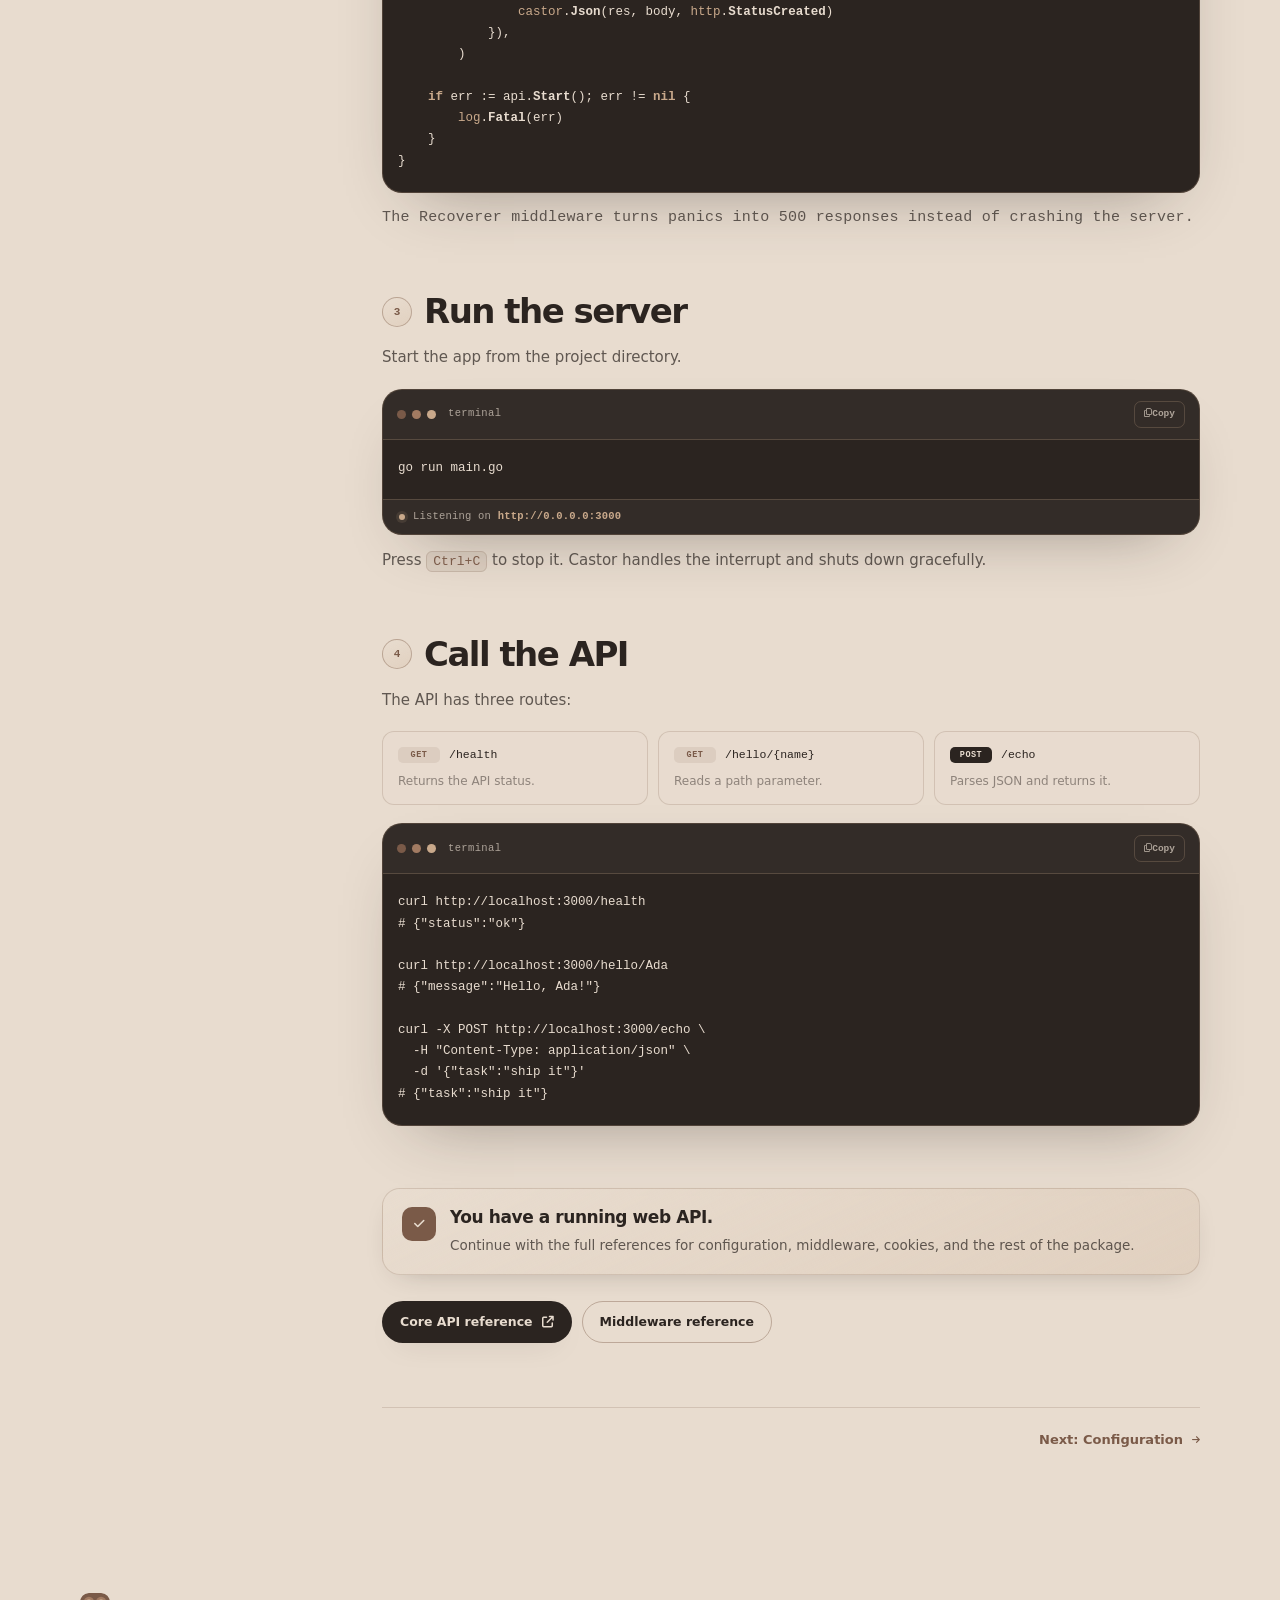
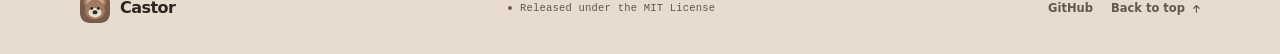
<file: get-started.html>
<!DOCTYPE html>
<html lang="en" data-theme="light">

<head>
  <meta charset="utf-8">
  <meta name="viewport" content="width=device-width, initial-scale=1">
  <title>Get Started — Castor Docs</title>
  <meta name="description"
    content="Build a simple JSON web API with Castor, the function-first Go web library built on net/http.">
  <meta name="theme-color" content="#E8DCCF">
  <link rel="icon" type="image/svg+xml" href="assets/castor-mark.svg">
  <script>
    (() => {
      const saved = (() => {
        try { return localStorage.getItem('castor-theme'); } catch { return null; }
      })();
      const theme = saved === 'light' || saved === 'dark'
        ? saved
        : (window.matchMedia('(prefers-color-scheme: dark)').matches ? 'dark' : 'light');
      document.documentElement.dataset.theme = theme;
    })();
  </script>
  <link rel="preconnect" href="https://cdnjs.cloudflare.com" crossorigin>
  <link rel="stylesheet" href="https://cdnjs.cloudflare.com/ajax/libs/font-awesome/6.7.2/css/all.min.css"
    crossorigin="anonymous" referrerpolicy="no-referrer">
  <link rel="stylesheet" href="styles.css">
  <link rel="stylesheet" href="docs.css">
</head>

<body>
  <a class="skip-link" href="#main">Skip to content</a>

  <header class="site-header">
    <nav class="nav container" aria-label="Main navigation">
      <a class="brand" href="index.html" aria-label="Castor home">
        <img class="brand-mark" src="assets/castor-mark.svg" width="40" height="40" alt="">
        <span class="brand-name">Castor</span>
        <span class="brand-badge">Docs</span>
      </a>

      <div class="nav-links docs-top-nav">
        <a class="is-active" href="get-started.html" aria-current="page">Documentation</a>
        <a href="https://github.com/castor-go/castor" target="_blank" rel="noreferrer">GitHub</a>
      </div>

      <div class="nav-actions">
        <a class="nav-github" href="https://github.com/castor-go/castor" target="_blank" rel="noreferrer"
          aria-label="Castor on GitHub">
          <i class="fa-brands fa-github" aria-hidden="true"></i>
        </a>
        <button class="theme-toggle" type="button" data-theme-toggle aria-label="Switch to dark theme"
          aria-pressed="false">
          <span class="theme-icon theme-icon-light" aria-hidden="true"><i class="fa-solid fa-moon"></i></span>
          <span class="theme-icon theme-icon-dark" aria-hidden="true"><i class="fa-solid fa-sun"></i></span>
        </button>
      </div>
    </nav>
  </header>

  <div class="docs-shell container">
    <aside class="docs-sidebar" aria-label="Documentation navigation">
      <p class="docs-sidebar-eyebrow">Documentation</p>

      <nav class="docs-nav" aria-label="Documentation pages">
        <a class="docs-nav-link is-active" href="get-started.html" aria-current="page">
          <span>Get Started</span>
          <i class="fa-solid fa-arrow-right" aria-hidden="true"></i>
        </a>
        <a class="docs-nav-link" href="configuration.html">
          <span>Configuration</span>
        </a>
        <a class="docs-nav-link" href="cookies.html">
          <span>Cookies</span>
        </a>
        <a class="docs-nav-link" href="middlewares.html">
          <span>Middlewares</span>
        </a>
        <a class="docs-nav-link" href="static-assets.html">
          <span>Static Assets</span>
        </a>
      </nav>

      <div class="docs-sidebar-divider" role="presentation"></div>
      <p class="docs-sidebar-eyebrow docs-sidebar-eyebrow-small">Full reference</p>
      <nav class="docs-reference-links" aria-label="API reference">
        <a href="https://github.com/castor-go/castor/blob/main/docs/castor.md" target="_blank" rel="noreferrer">
          Core API
          <i class="fa-solid fa-arrow-up-right-from-square" aria-hidden="true"></i>
        </a>
        <a href="https://github.com/castor-go/castor/blob/main/docs/middleware.md" target="_blank" rel="noreferrer">
          Middlewares
          <i class="fa-solid fa-arrow-up-right-from-square" aria-hidden="true"></i>
        </a>
      </nav>
    </aside>

    <main class="docs-content" id="main">
      <header class="docs-hero">
        <p class="eyebrow"><span class="eyebrow-dot" aria-hidden="true"></span> Get Started</p>
        <h1>Build a simple web API<span class="hero-period">.</span></h1>
        <p class="docs-lede">Create a small JSON API with Castor in one Go file. You will add routes, read a path
          parameter, accept JSON, and start a server built entirely on the standard library.</p>

        <ul class="docs-meta" aria-label="Guide details">
          <li class="docs-pill"><i class="fa-regular fa-clock" aria-hidden="true"></i> ~10 min</li>
          <li class="docs-pill"><i class="fa-solid fa-code" aria-hidden="true"></i> Go 1.27+</li>
          <li class="docs-pill"><i class="fa-solid fa-feather" aria-hidden="true"></i> Zero dependencies</li>
        </ul>
      </header>

      <section class="docs-section" id="install" aria-labelledby="install-title">
        <div class="docs-step-heading">
          <span class="step-number" aria-hidden="true">1</span>
          <h2 id="install-title">Set up the module</h2>
        </div>
        <p>Create a new directory, initialize a Go module, and add Castor.</p>

        <div class="code-card docs-code-card">
          <div class="code-toolbar">
            <div class="traffic-lights" aria-hidden="true"><span></span><span></span><span></span></div>
            <span class="code-filename">terminal</span>
            <button class="copy-button" type="button" data-copy-target="#install-code"
              aria-label="Copy install commands">
              <span class="copy-default" aria-hidden="true"><i class="fa-regular fa-copy"></i><span
                  class="copy-label">Copy</span></span>
              <span class="copy-success" aria-hidden="true"><i class="fa-solid fa-check"></i><span
                  class="copy-label">Copied</span></span>
            </button>
          </div>
          <div class="code-body">
            <pre class="code"><code id="install-code">mkdir castor-api
cd castor-api
go mod init castor-api
go get github.com/castor-go/castor</code></pre>
          </div>
        </div>
      </section>

      <section class="docs-section" id="write" aria-labelledby="write-title">
        <div class="docs-step-heading">
          <span class="step-number" aria-hidden="true">2</span>
          <h2 id="write-title">Write the API</h2>
        </div>
        <p>Create <code>main.go</code>. The server exposes a status endpoint, a route with a path parameter, and an
          endpoint that accepts JSON.</p>

        <div class="code-card docs-code-card">
          <div class="code-toolbar">
            <div class="traffic-lights" aria-hidden="true"><span></span><span></span><span></span></div>
            <span class="code-filename">main.go</span>
            <button class="copy-button" type="button" data-copy-target="#api-code" aria-label="Copy API example code">
              <span class="copy-default" aria-hidden="true"><i class="fa-regular fa-copy"></i><span
                  class="copy-label">Copy</span></span>
              <span class="copy-success" aria-hidden="true"><i class="fa-solid fa-check"></i><span
                  class="copy-label">Copied</span></span>
            </button>
          </div>

          <div class="code-body">
            <pre class="code"><code id="api-code"><span class="tok-kw">package</span> main

<span class="tok-kw">import</span> (
	<span class="tok-str">"log"</span>
	<span class="tok-str">"net/http"</span>

	<span class="tok-str">"github.com/castor-go/castor"</span>
	<span class="tok-str">"github.com/castor-go/castor/middleware"</span>
)

<span class="tok-kw">func</span> <span class="tok-fn">main</span>() {
	api := <span class="tok-pkg">castor</span>.<span class="tok-fn">Server</span>().
		<span class="tok-fn">Middlewares</span>(
		    <span class="tok-pkg">middleware</span>.<span class="tok-fn">Recoverer</span>,
			<span class="tok-pkg">middleware</span>.<span class="tok-fn">Heartbeat(<span class="tok-str">"/health"</span>)</span>
		).
		<span class="tok-fn">Routes</span>(
			<span class="tok-pkg">castor</span>.<span class="tok-fn">Get</span>(<span class="tok-str">"/hello/{name}"</span>, <span class="tok-kw">func</span>(res <span class="tok-pkg">http</span>.<span class="tok-type">ResponseWriter</span>, req *<span class="tok-pkg">http</span>.<span class="tok-type">Request</span>) {
				name := <span class="tok-pkg">castor</span>.<span class="tok-fn">GetPathParam</span>(req, <span class="tok-str">"name"</span>)
				<span class="tok-pkg">castor</span>.<span class="tok-fn">Json</span>(res, <span class="tok-kw">map</span>[<span class="tok-kw">string</span>]<span class="tok-kw">string</span>{
					<span class="tok-str">"message"</span>: <span class="tok-str">"Hello, "</span> + name + <span class="tok-str">"!"</span>,
				})
			}),
			<span class="tok-pkg">castor</span>.<span class="tok-fn">Post</span>(<span class="tok-str">"/echo"</span>, <span class="tok-kw">func</span>(res <span class="tok-pkg">http</span>.<span class="tok-type">ResponseWriter</span>, req *<span class="tok-pkg">http</span>.<span class="tok-type">Request</span>) {
				<span class="tok-kw">var</span> body <span class="tok-kw">map</span>[<span class="tok-kw">string</span>]<span class="tok-type">any</span>
				<span class="tok-kw">if</span> err := <span class="tok-pkg">castor</span>.<span class="tok-fn">ReadJson</span>(req, &amp;body); err != <span class="tok-kw">nil</span> {
					<span class="tok-pkg">castor</span>.<span class="tok-fn">Json</span>(w, <span class="tok-kw">map</span>[<span class="tok-kw">string</span>]<span class="tok-kw">string</span>{<span class="tok-str">"error"</span>: err.<span class="tok-fn">Error</span>()}, <span class="tok-pkg">http</span>.<span class="tok-fn">StatusBadRequest</span>)
					<span class="tok-kw">return</span>
				}
				<span class="tok-pkg">castor</span>.<span class="tok-fn">Json</span>(res, body, <span class="tok-pkg">http</span>.<span class="tok-fn">StatusCreated</span>)
			}),
		)

	<span class="tok-kw">if</span> err := api.<span class="tok-fn">Start</span>(); err != <span class="tok-kw">nil</span> {
		<span class="tok-pkg">log</span>.<span class="tok-fn">Fatal</span>(err)
	}
}</code></pre>
          </div>
        </div>
        <p class="docs-code-note">The Recoverer middleware turns panics into 500 responses instead of crashing the server.</p>
      </section>

      <section class="docs-section" id="run" aria-labelledby="run-title">
        <div class="docs-step-heading">
          <span class="step-number" aria-hidden="true">3</span>
          <h2 id="run-title">Run the server</h2>
        </div>
        <p>Start the app from the project directory.</p>

        <div class="code-card docs-code-card">
          <div class="code-toolbar">
            <div class="traffic-lights" aria-hidden="true"><span></span><span></span><span></span></div>
            <span class="code-filename">terminal</span>
            <button class="copy-button" type="button" data-copy-target="#run-code" aria-label="Copy run command">
              <span class="copy-default" aria-hidden="true"><i class="fa-regular fa-copy"></i><span
                  class="copy-label">Copy</span></span>
              <span class="copy-success" aria-hidden="true"><i class="fa-solid fa-check"></i><span
                  class="copy-label">Copied</span></span>
            </button>
          </div>
          <div class="code-body">
            <pre class="code"><code id="run-code">go run main.go</code></pre>
          </div>
          <div class="code-status">
            <span class="status-dot" aria-hidden="true"></span>
            <span>Listening on <strong>http://0.0.0.0:3000</strong></span>
          </div>
        </div>
        <p>Press <code>Ctrl+C</code> to stop it. Castor handles the interrupt and shuts down gracefully.</p>
      </section>

      <section class="docs-section" id="call" aria-labelledby="call-title">
        <div class="docs-step-heading">
          <span class="step-number" aria-hidden="true">4</span>
          <h2 id="call-title">Call the API</h2>
        </div>
        <p>The API has three routes:</p>

        <div class="docs-endpoints">
          <div class="docs-endpoint">
            <div class="docs-endpoint-top">
              <span class="docs-method docs-method-get">GET</span>
              <code>/health</code>
            </div>
            <p>Returns the API status.</p>
          </div>
          <div class="docs-endpoint">
            <div class="docs-endpoint-top">
              <span class="docs-method docs-method-get">GET</span>
              <code>/hello/{name}</code>
            </div>
            <p>Reads a path parameter.</p>
          </div>
          <div class="docs-endpoint">
            <div class="docs-endpoint-top">
              <span class="docs-method docs-method-post">POST</span>
              <code>/echo</code>
            </div>
            <p>Parses JSON and returns it.</p>
          </div>
        </div>

        <div class="code-card docs-code-card">
          <div class="code-toolbar">
            <div class="traffic-lights" aria-hidden="true"><span></span><span></span><span></span></div>
            <span class="code-filename">terminal</span>
            <button class="copy-button" type="button" data-copy-target="#curl-code" aria-label="Copy curl examples">
              <span class="copy-default" aria-hidden="true"><i class="fa-regular fa-copy"></i><span
                  class="copy-label">Copy</span></span>
              <span class="copy-success" aria-hidden="true"><i class="fa-solid fa-check"></i><span
                  class="copy-label">Copied</span></span>
            </button>
          </div>
          <div class="code-body">
            <pre class="code"><code id="curl-code">curl http://localhost:3000/health
# {"status":"ok"}

curl http://localhost:3000/hello/Ada
# {"message":"Hello, Ada!"}

curl -X POST http://localhost:3000/echo \
  -H "Content-Type: application/json" \
  -d '{"task":"ship it"}'
# {"task":"ship it"}</code></pre>
          </div>
        </div>
      </section>

      <section class="docs-section" id="next" aria-labelledby="next-title">
        <div class="docs-callout">
          <span class="docs-callout-icon" aria-hidden="true"><i class="fa-solid fa-check"></i></span>
          <div>
            <h2 id="next-title">You have a running web API.</h2>
            <p>Continue with the full references for configuration, middleware, cookies, and the rest of the
              package.</p>
          </div>
        </div>

        <div class="docs-actions">
          <a class="button button-primary" href="https://github.com/castor-go/castor/blob/main/docs/castor.md"
            target="_blank" rel="noreferrer">
            Core API reference
            <i class="fa-solid fa-arrow-up-right-from-square" aria-hidden="true"></i>
          </a>
          <a class="button button-ghost" href="https://github.com/castor-go/castor/blob/main/docs/middleware.md"
            target="_blank" rel="noreferrer">
            Middleware reference
          </a>
        </div>

        <nav class="docs-footer-nav" aria-label="Next documentation page">
          <a href="configuration.html">Next: Configuration <i class="fa-solid fa-arrow-right" aria-hidden="true"></i></a>
        </nav>
      </section>
    </main>
  </div>

  <footer class="site-footer">
    <div class="container footer-inner">
      <a class="brand footer-brand" href="index.html" aria-label="Castor home">
        <img class="brand-mark" src="assets/castor-mark.svg" width="30" height="30" alt="">
        <span class="brand-name">Castor</span>
      </a>
      <p class="footer-note"><span class="footer-dot" aria-hidden="true"></span> Released under the MIT License</p>
      <div class="footer-links">
        <a href="https://github.com/castor-go/castor" target="_blank" rel="noreferrer">GitHub</a>
        <a href="#main">Back to top <i class="fa-solid fa-arrow-up" aria-hidden="true"></i></a>
      </div>
    </div>
  </footer>

  <p class="sr-only" id="copy-status" role="status" aria-live="polite"></p>
  <script src="main.js"></script>
</body>

</html>
</file>
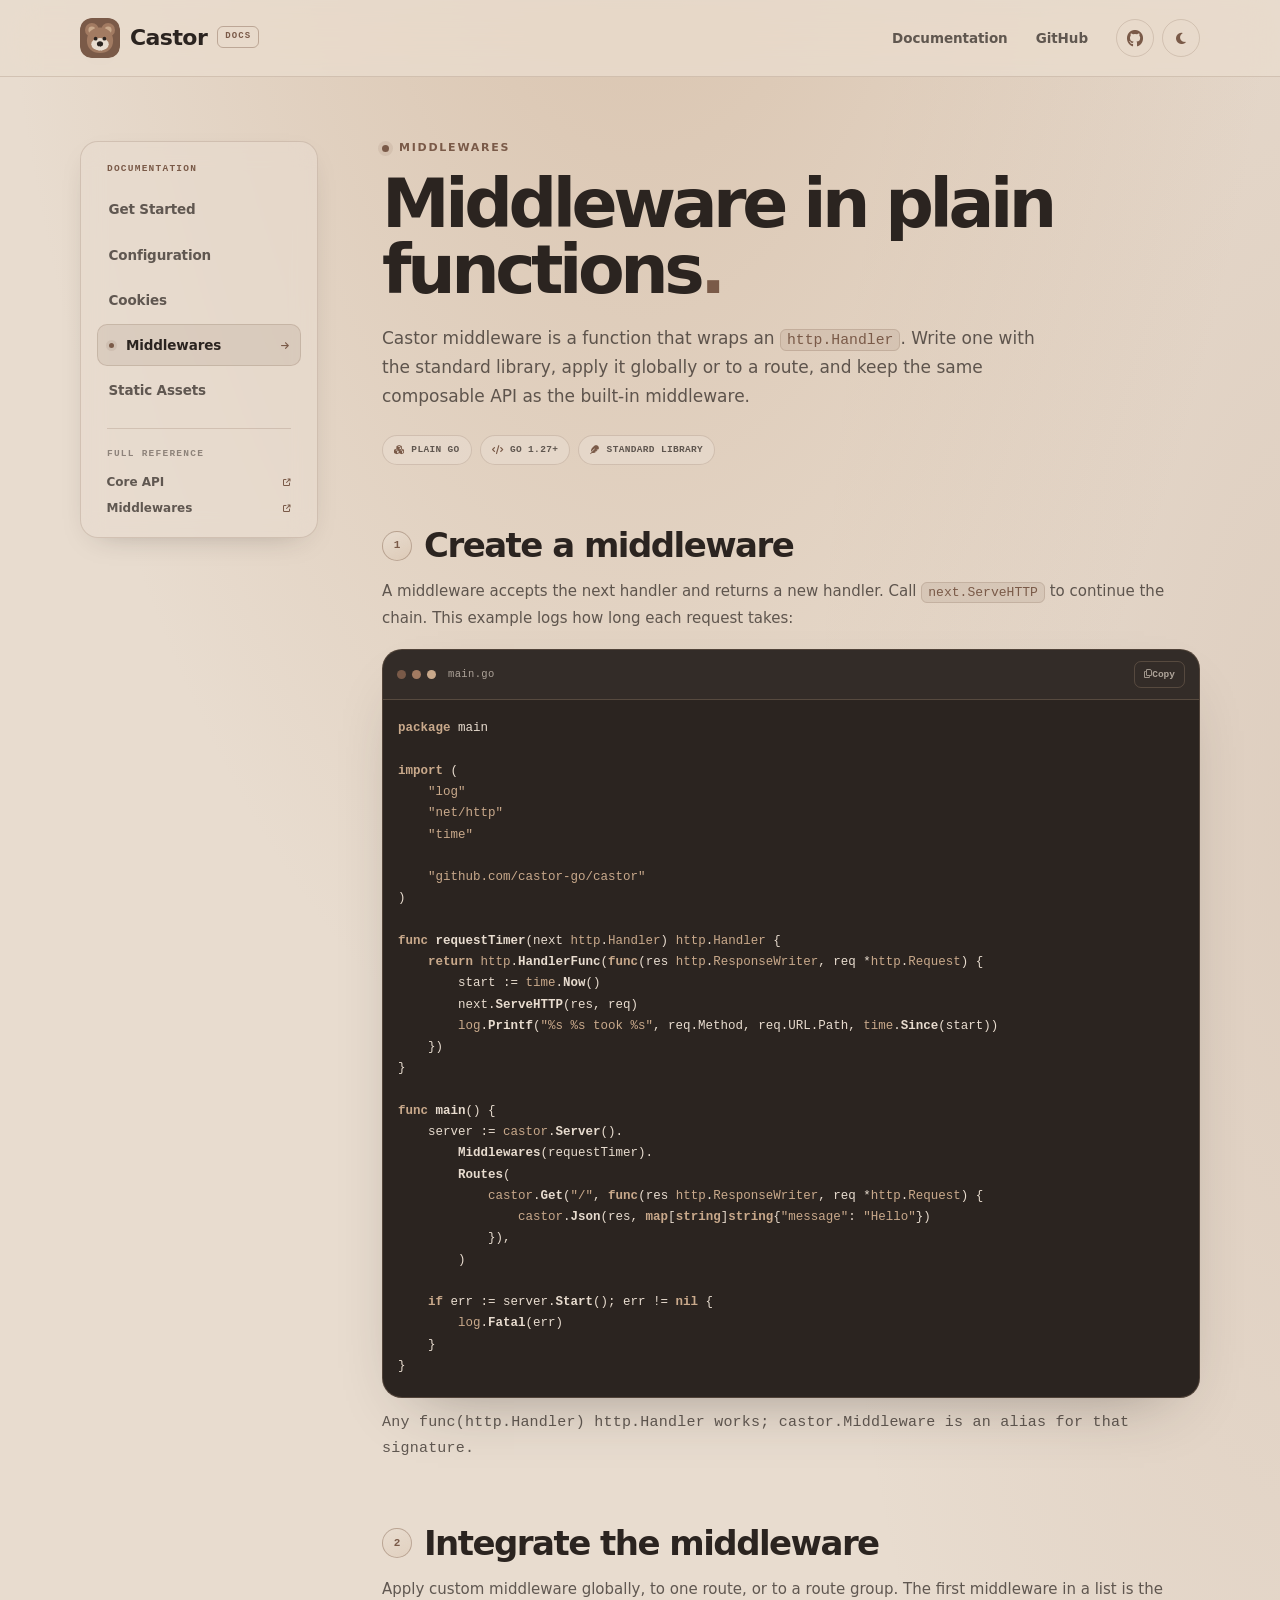
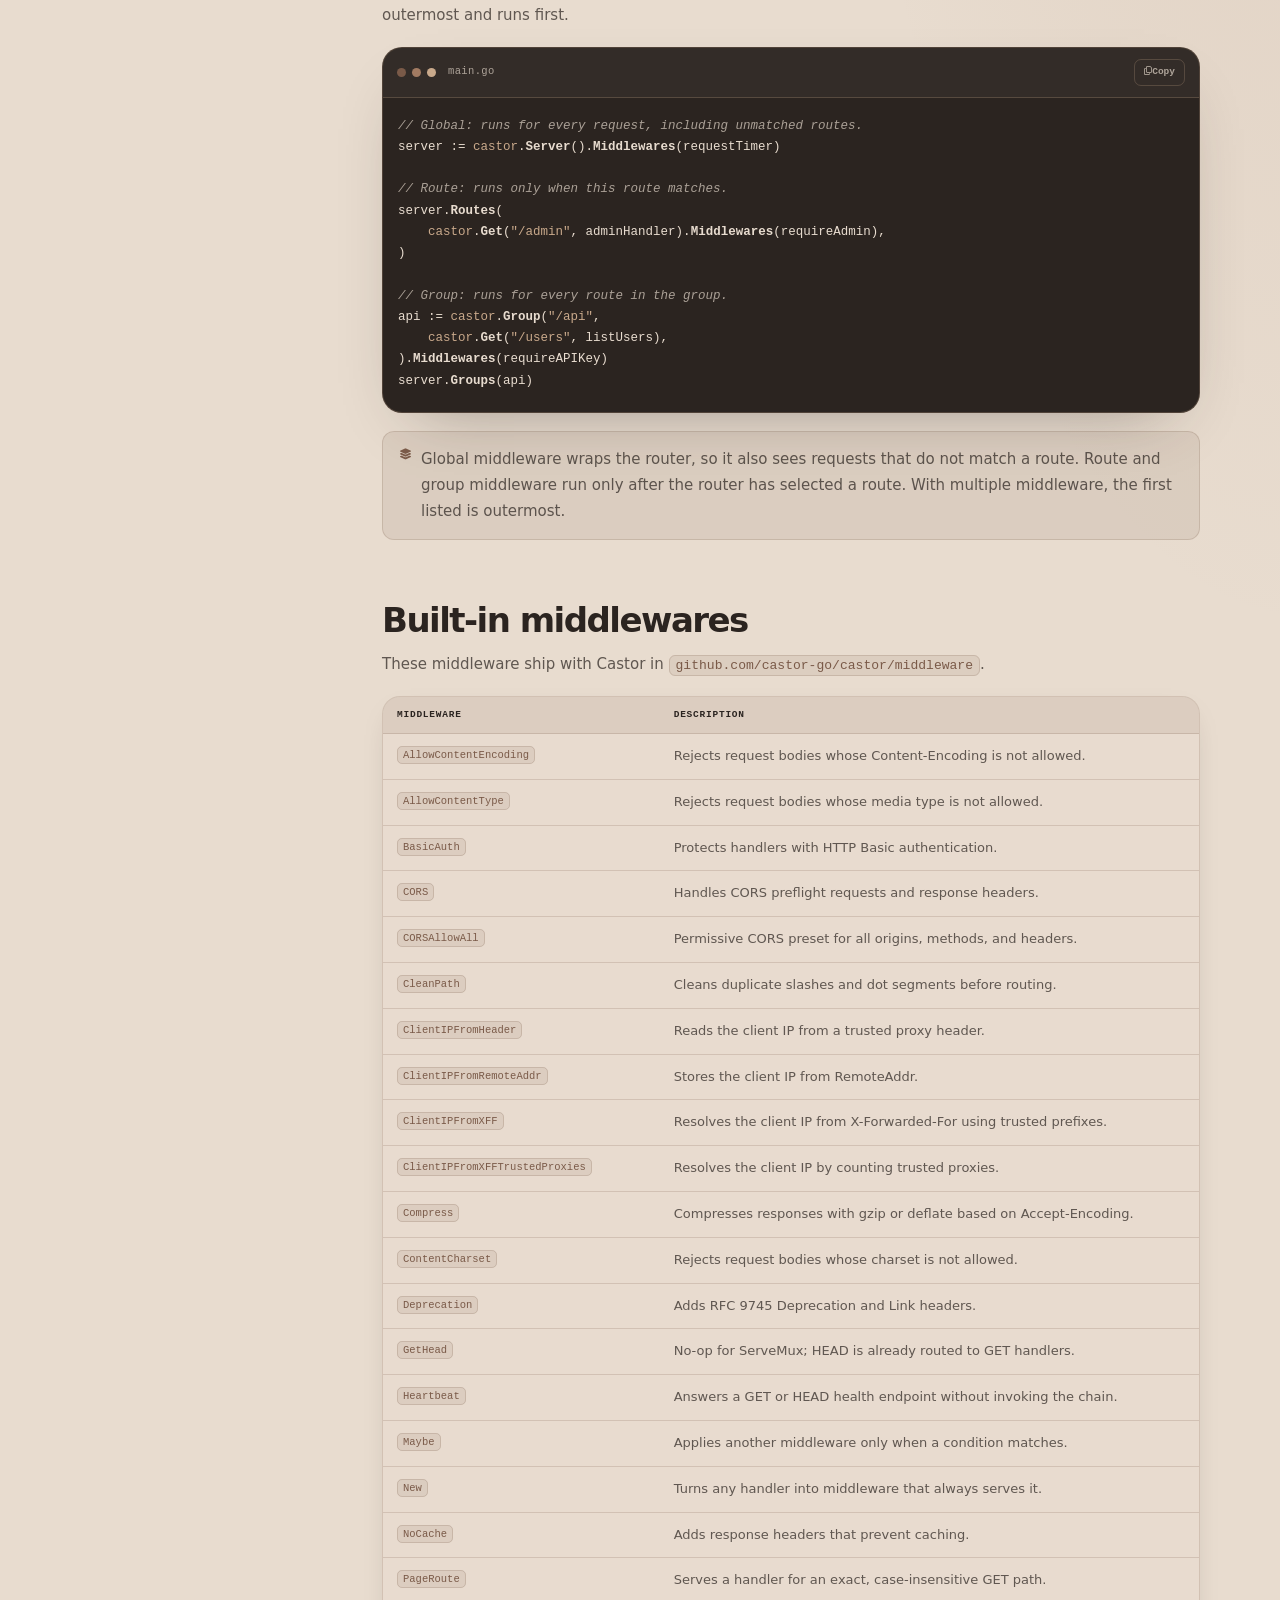
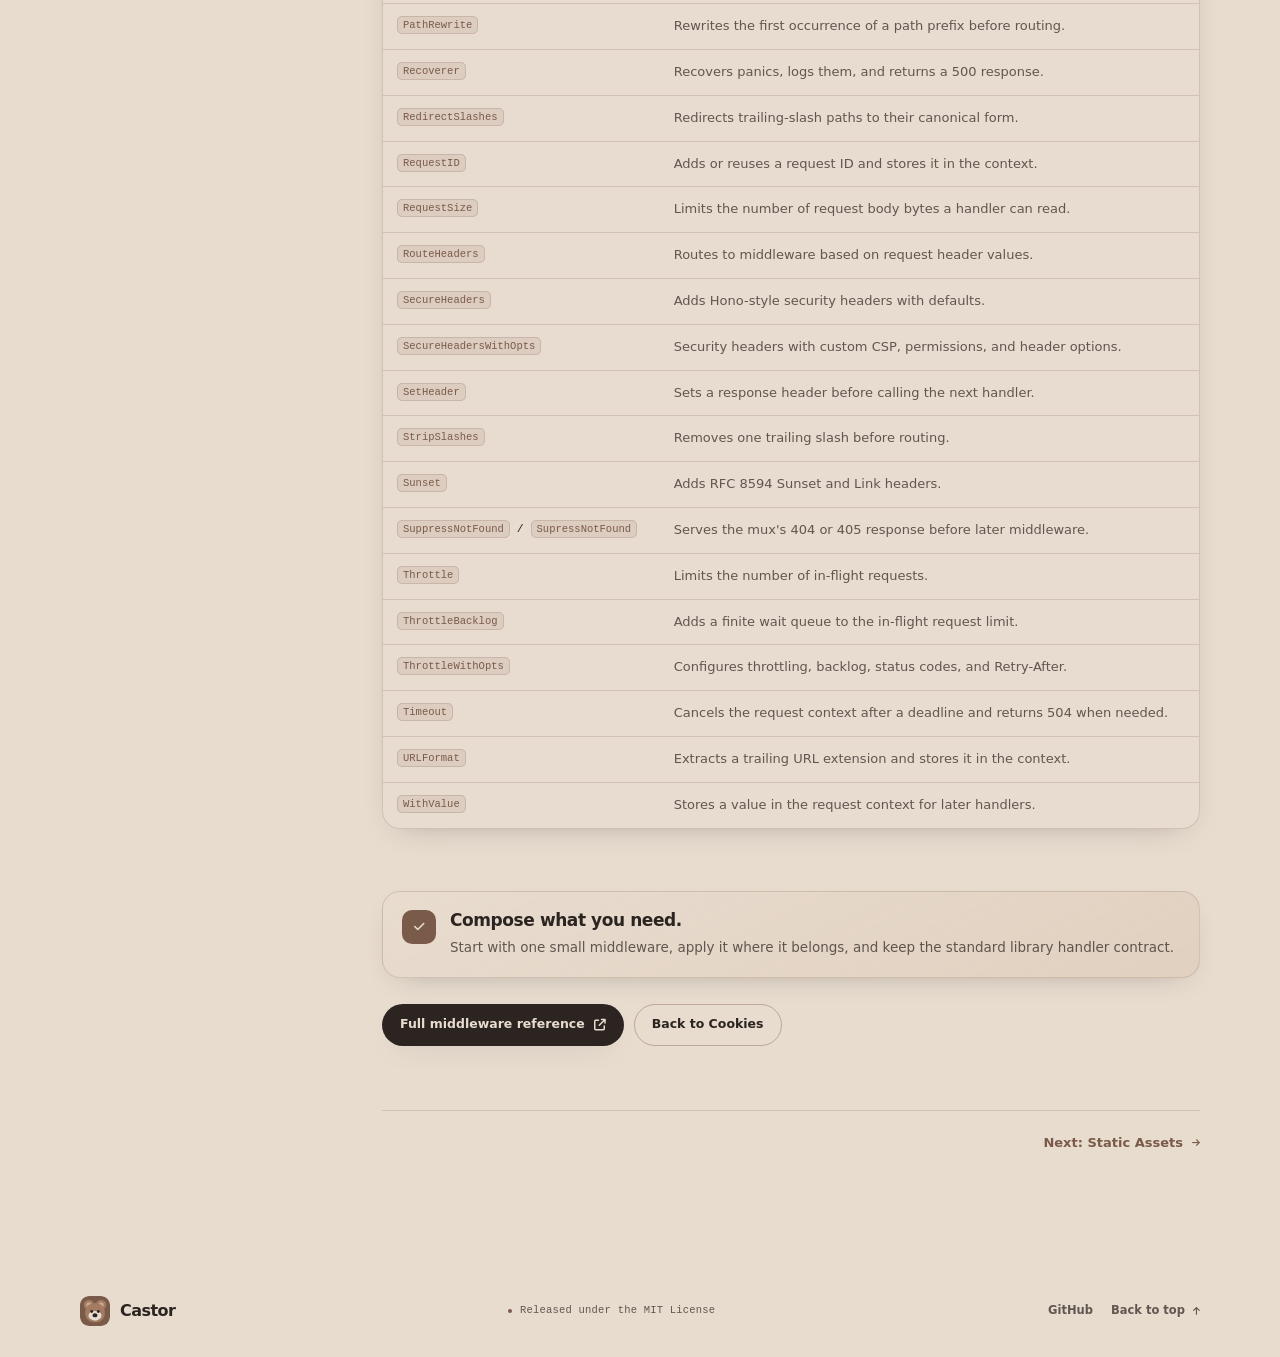
<file: middlewares.html>
<!DOCTYPE html>
<html lang="en" data-theme="light">

<head>
  <meta charset="utf-8">
  <meta name="viewport" content="width=device-width, initial-scale=1">
  <title>Middlewares — Castor Docs</title>
  <meta name="description"
    content="Create custom middleware with Castor's plain func(http.Handler) http.Handler API and browse the built-in middleware collection.">
  <meta name="theme-color" content="#E8DCCF">
  <link rel="icon" type="image/svg+xml" href="assets/castor-mark.svg">
  <script>
    (() => {
      const saved = (() => {
        try { return localStorage.getItem('castor-theme'); } catch { return null; }
      })();
      const theme = saved === 'light' || saved === 'dark'
        ? saved
        : (window.matchMedia('(prefers-color-scheme: dark)').matches ? 'dark' : 'light');
      document.documentElement.dataset.theme = theme;
    })();
  </script>
  <link rel="preconnect" href="https://cdnjs.cloudflare.com" crossorigin>
  <link rel="stylesheet" href="https://cdnjs.cloudflare.com/ajax/libs/font-awesome/6.7.2/css/all.min.css"
    crossorigin="anonymous" referrerpolicy="no-referrer">
  <link rel="stylesheet" href="styles.css">
  <link rel="stylesheet" href="docs.css">
  <style>
    .tok-comment {
      color: var(--code-muted);
      font-style: italic;
    }
  </style>
</head>

<body>
  <a class="skip-link" href="#main">Skip to content</a>

  <header class="site-header">
    <nav class="nav container" aria-label="Main navigation">
      <a class="brand" href="index.html" aria-label="Castor home">
        <img class="brand-mark" src="assets/castor-mark.svg" width="40" height="40" alt="">
        <span class="brand-name">Castor</span>
        <span class="brand-badge">Docs</span>
      </a>

      <div class="nav-links docs-top-nav">
        <a href="get-started.html">Documentation</a>
        <a href="https://github.com/castor-go/castor" target="_blank" rel="noreferrer">GitHub</a>
      </div>

      <div class="nav-actions">
        <a class="nav-github" href="https://github.com/castor-go/castor" target="_blank" rel="noreferrer"
          aria-label="Castor on GitHub">
          <i class="fa-brands fa-github" aria-hidden="true"></i>
        </a>
        <button class="theme-toggle" type="button" data-theme-toggle aria-label="Switch to dark theme"
          aria-pressed="false">
          <span class="theme-icon theme-icon-light" aria-hidden="true"><i class="fa-solid fa-moon"></i></span>
          <span class="theme-icon theme-icon-dark" aria-hidden="true"><i class="fa-solid fa-sun"></i></span>
        </button>
      </div>
    </nav>
  </header>

  <div class="docs-shell container">
    <aside class="docs-sidebar" aria-label="Documentation navigation">
      <p class="docs-sidebar-eyebrow">Documentation</p>

      <nav class="docs-nav" aria-label="Documentation pages">
        <a class="docs-nav-link" href="get-started.html">
          <span>Get Started</span>
        </a>
        <a class="docs-nav-link" href="configuration.html">
          <span>Configuration</span>
        </a>
        <a class="docs-nav-link" href="cookies.html">
          <span>Cookies</span>
        </a>
        <a class="docs-nav-link is-active" href="middlewares.html" aria-current="page">
          <span>Middlewares</span>
          <i class="fa-solid fa-arrow-right" aria-hidden="true"></i>
        </a>
        <a class="docs-nav-link" href="static-assets.html">
          <span>Static Assets</span>
        </a>
      </nav>

      <div class="docs-sidebar-divider" role="presentation"></div>
      <p class="docs-sidebar-eyebrow docs-sidebar-eyebrow-small">Full reference</p>
      <nav class="docs-reference-links" aria-label="API reference">
        <a href="https://github.com/castor-go/castor/blob/main/docs/castor.md" target="_blank" rel="noreferrer">
          Core API
          <i class="fa-solid fa-arrow-up-right-from-square" aria-hidden="true"></i>
        </a>
        <a href="https://github.com/castor-go/castor/blob/main/docs/middleware.md" target="_blank" rel="noreferrer">
          Middlewares
          <i class="fa-solid fa-arrow-up-right-from-square" aria-hidden="true"></i>
        </a>
      </nav>
    </aside>

    <main class="docs-content" id="main">
      <header class="docs-hero">
        <p class="eyebrow"><span class="eyebrow-dot" aria-hidden="true"></span> Middlewares</p>
        <h1>Middleware in plain functions<span class="hero-period">.</span></h1>
        <p class="docs-lede">Castor middleware is a function that wraps an <code>http.Handler</code>. Write one with the
          standard library, apply it globally or to a route, and keep the same composable API as the built-in
          middleware.</p>

        <ul class="docs-meta" aria-label="Guide details">
          <li class="docs-pill"><i class="fa-solid fa-cubes" aria-hidden="true"></i> Plain Go</li>
          <li class="docs-pill"><i class="fa-solid fa-code" aria-hidden="true"></i> Go 1.27+</li>
          <li class="docs-pill"><i class="fa-solid fa-feather" aria-hidden="true"></i> Standard library</li>
        </ul>
      </header>

      <section class="docs-section" id="create" aria-labelledby="create-title">
        <div class="docs-step-heading">
          <span class="step-number" aria-hidden="true">1</span>
          <h2 id="create-title">Create a middleware</h2>
        </div>
        <p>A middleware accepts the next handler and returns a new handler. Call <code>next.ServeHTTP</code> to
          continue the chain. This example logs how long each request takes:</p>

        <div class="code-card docs-code-card">
          <div class="code-toolbar">
            <div class="traffic-lights" aria-hidden="true"><span></span><span></span><span></span></div>
            <span class="code-filename">main.go</span>
            <button class="copy-button" type="button" data-copy-target="#custom-code" aria-label="Copy custom middleware example">
              <span class="copy-default" aria-hidden="true"><i class="fa-regular fa-copy"></i><span
                  class="copy-label">Copy</span></span>
              <span class="copy-success" aria-hidden="true"><i class="fa-solid fa-check"></i><span
                  class="copy-label">Copied</span></span>
            </button>
          </div>
          <div class="code-body">
            <pre class="code"><code id="custom-code"><span class="tok-kw">package</span> main

<span class="tok-kw">import</span> (
	<span class="tok-str">"log"</span>
	<span class="tok-str">"net/http"</span>
	<span class="tok-str">"time"</span>

	<span class="tok-str">"github.com/castor-go/castor"</span>
)

<span class="tok-kw">func</span> <span class="tok-fn">requestTimer</span>(next <span class="tok-pkg">http</span>.<span class="tok-type">Handler</span>) <span class="tok-pkg">http</span>.<span class="tok-type">Handler</span> {
	<span class="tok-kw">return</span> <span class="tok-pkg">http</span>.<span class="tok-fn">HandlerFunc</span>(<span class="tok-kw">func</span>(res <span class="tok-pkg">http</span>.<span class="tok-type">ResponseWriter</span>, req *<span class="tok-pkg">http</span>.<span class="tok-type">Request</span>) {
		start := <span class="tok-pkg">time</span>.<span class="tok-fn">Now</span>()
		next.<span class="tok-fn">ServeHTTP</span>(res, req)
		<span class="tok-pkg">log</span>.<span class="tok-fn">Printf</span>(<span class="tok-str">"%s %s took %s"</span>, req.Method, req.URL.Path, <span class="tok-pkg">time</span>.<span class="tok-fn">Since</span>(start))
	})
}

<span class="tok-kw">func</span> <span class="tok-fn">main</span>() {
	server := <span class="tok-pkg">castor</span>.<span class="tok-fn">Server</span>().
		<span class="tok-fn">Middlewares</span>(requestTimer).
		<span class="tok-fn">Routes</span>(
			<span class="tok-pkg">castor</span>.<span class="tok-fn">Get</span>(<span class="tok-str">"/"</span>, <span class="tok-kw">func</span>(res <span class="tok-pkg">http</span>.<span class="tok-type">ResponseWriter</span>, req *<span class="tok-pkg">http</span>.<span class="tok-type">Request</span>) {
				<span class="tok-pkg">castor</span>.<span class="tok-fn">Json</span>(res, <span class="tok-kw">map</span>[<span class="tok-kw">string</span>]<span class="tok-kw">string</span>{<span class="tok-str">"message"</span>: <span class="tok-str">"Hello"</span>})
			}),
		)

	<span class="tok-kw">if</span> err := server.<span class="tok-fn">Start</span>(); err != <span class="tok-kw">nil</span> {
		<span class="tok-pkg">log</span>.<span class="tok-fn">Fatal</span>(err)
	}
}</code></pre>
          </div>
        </div>
        <p class="docs-code-note">Any func(http.Handler) http.Handler works; castor.Middleware is an alias for that signature.</p>
      </section>

      <section class="docs-section" id="integrate" aria-labelledby="integrate-title">
        <div class="docs-step-heading">
          <span class="step-number" aria-hidden="true">2</span>
          <h2 id="integrate-title">Integrate the middleware</h2>
        </div>
        <p>Apply custom middleware globally, to one route, or to a route group. The first middleware in a list is
          the outermost and runs first.</p>

        <div class="code-card docs-code-card">
          <div class="code-toolbar">
            <div class="traffic-lights" aria-hidden="true"><span></span><span></span><span></span></div>
            <span class="code-filename">main.go</span>
            <button class="copy-button" type="button" data-copy-target="#integrate-code" aria-label="Copy middleware integration examples">
              <span class="copy-default" aria-hidden="true"><i class="fa-regular fa-copy"></i><span
                  class="copy-label">Copy</span></span>
              <span class="copy-success" aria-hidden="true"><i class="fa-solid fa-check"></i><span
                  class="copy-label">Copied</span></span>
            </button>
          </div>
          <div class="code-body">
            <pre class="code"><code id="integrate-code"><span class="tok-comment">// Global: runs for every request, including unmatched routes.</span>
server := <span class="tok-pkg">castor</span>.<span class="tok-fn">Server</span>().<span class="tok-fn">Middlewares</span>(requestTimer)

<span class="tok-comment">// Route: runs only when this route matches.</span>
server.<span class="tok-fn">Routes</span>(
	<span class="tok-pkg">castor</span>.<span class="tok-fn">Get</span>(<span class="tok-str">"/admin"</span>, adminHandler).<span class="tok-fn">Middlewares</span>(requireAdmin),
)

<span class="tok-comment">// Group: runs for every route in the group.</span>
api := <span class="tok-pkg">castor</span>.<span class="tok-fn">Group</span>(<span class="tok-str">"/api"</span>,
	<span class="tok-pkg">castor</span>.<span class="tok-fn">Get</span>(<span class="tok-str">"/users"</span>, listUsers),
).<span class="tok-fn">Middlewares</span>(requireAPIKey)
server.<span class="tok-fn">Groups</span>(api)</code></pre>
          </div>
        </div>

        <div class="docs-note">
          <i class="fa-solid fa-layer-group" aria-hidden="true"></i>
          <p>Global middleware wraps the router, so it also sees requests that do not match a route. Route and group
            middleware run only after the router has selected a route. With multiple middleware, the first listed is
            outermost.</p>
        </div>
      </section>

      <section class="docs-section" id="built-ins" aria-labelledby="built-ins-title">
        <h2 id="built-ins-title">Built-in middlewares</h2>
        <p>These middleware ship with Castor in <code>github.com/castor-go/castor/middleware</code>.</p>

        <div class="docs-table-wrap">
          <table class="docs-table">
            <caption class="sr-only">Built-in Castor middlewares</caption>
            <thead>
              <tr>
                <th scope="col">Middleware</th>
                <th scope="col">Description</th>
              </tr>
            </thead>
            <tbody>
              <tr>
                <td><code>AllowContentEncoding</code></td>
                <td>Rejects request bodies whose Content-Encoding is not allowed.</td>
              </tr>
              <tr>
                <td><code>AllowContentType</code></td>
                <td>Rejects request bodies whose media type is not allowed.</td>
              </tr>
              <tr>
                <td><code>BasicAuth</code></td>
                <td>Protects handlers with HTTP Basic authentication.</td>
              </tr>
              <tr>
                <td><code>CORS</code></td>
                <td>Handles CORS preflight requests and response headers.</td>
              </tr>
              <tr>
                <td><code>CORSAllowAll</code></td>
                <td>Permissive CORS preset for all origins, methods, and headers.</td>
              </tr>
              <tr>
                <td><code>CleanPath</code></td>
                <td>Cleans duplicate slashes and dot segments before routing.</td>
              </tr>
              <tr>
                <td><code>ClientIPFromHeader</code></td>
                <td>Reads the client IP from a trusted proxy header.</td>
              </tr>
              <tr>
                <td><code>ClientIPFromRemoteAddr</code></td>
                <td>Stores the client IP from RemoteAddr.</td>
              </tr>
              <tr>
                <td><code>ClientIPFromXFF</code></td>
                <td>Resolves the client IP from X-Forwarded-For using trusted prefixes.</td>
              </tr>
              <tr>
                <td><code>ClientIPFromXFFTrustedProxies</code></td>
                <td>Resolves the client IP by counting trusted proxies.</td>
              </tr>
              <tr>
                <td><code>Compress</code></td>
                <td>Compresses responses with gzip or deflate based on Accept-Encoding.</td>
              </tr>
              <tr>
                <td><code>ContentCharset</code></td>
                <td>Rejects request bodies whose charset is not allowed.</td>
              </tr>
              <tr>
                <td><code>Deprecation</code></td>
                <td>Adds RFC 9745 Deprecation and Link headers.</td>
              </tr>
              <tr>
                <td><code>GetHead</code></td>
                <td>No-op for ServeMux; HEAD is already routed to GET handlers.</td>
              </tr>
              <tr>
                <td><code>Heartbeat</code></td>
                <td>Answers a GET or HEAD health endpoint without invoking the chain.</td>
              </tr>
              <tr>
                <td><code>Maybe</code></td>
                <td>Applies another middleware only when a condition matches.</td>
              </tr>
              <tr>
                <td><code>New</code></td>
                <td>Turns any handler into middleware that always serves it.</td>
              </tr>
              <tr>
                <td><code>NoCache</code></td>
                <td>Adds response headers that prevent caching.</td>
              </tr>
              <tr>
                <td><code>PageRoute</code></td>
                <td>Serves a handler for an exact, case-insensitive GET path.</td>
              </tr>
              <tr>
                <td><code>PathRewrite</code></td>
                <td>Rewrites the first occurrence of a path prefix before routing.</td>
              </tr>
              <tr>
                <td><code>Recoverer</code></td>
                <td>Recovers panics, logs them, and returns a 500 response.</td>
              </tr>
              <tr>
                <td><code>RedirectSlashes</code></td>
                <td>Redirects trailing-slash paths to their canonical form.</td>
              </tr>
              <tr>
                <td><code>RequestID</code></td>
                <td>Adds or reuses a request ID and stores it in the context.</td>
              </tr>
              <tr>
                <td><code>RequestSize</code></td>
                <td>Limits the number of request body bytes a handler can read.</td>
              </tr>
              <tr>
                <td><code>RouteHeaders</code></td>
                <td>Routes to middleware based on request header values.</td>
              </tr>
              <tr>
                <td><code>SecureHeaders</code></td>
                <td>Adds Hono-style security headers with defaults.</td>
              </tr>
              <tr>
                <td><code>SecureHeadersWithOpts</code></td>
                <td>Security headers with custom CSP, permissions, and header options.</td>
              </tr>
              <tr>
                <td><code>SetHeader</code></td>
                <td>Sets a response header before calling the next handler.</td>
              </tr>
              <tr>
                <td><code>StripSlashes</code></td>
                <td>Removes one trailing slash before routing.</td>
              </tr>
              <tr>
                <td><code>Sunset</code></td>
                <td>Adds RFC 8594 Sunset and Link headers.</td>
              </tr>
              <tr>
                <td><code>SuppressNotFound</code> / <code>SupressNotFound</code></td>
                <td>Serves the mux's 404 or 405 response before later middleware.</td>
              </tr>
              <tr>
                <td><code>Throttle</code></td>
                <td>Limits the number of in-flight requests.</td>
              </tr>
              <tr>
                <td><code>ThrottleBacklog</code></td>
                <td>Adds a finite wait queue to the in-flight request limit.</td>
              </tr>
              <tr>
                <td><code>ThrottleWithOpts</code></td>
                <td>Configures throttling, backlog, status codes, and Retry-After.</td>
              </tr>
              <tr>
                <td><code>Timeout</code></td>
                <td>Cancels the request context after a deadline and returns 504 when needed.</td>
              </tr>
              <tr>
                <td><code>URLFormat</code></td>
                <td>Extracts a trailing URL extension and stores it in the context.</td>
              </tr>
              <tr>
                <td><code>WithValue</code></td>
                <td>Stores a value in the request context for later handlers.</td>
              </tr>
            </tbody>
          </table>
        </div>
      </section>

      <section class="docs-section" id="next" aria-labelledby="next-title">
        <div class="docs-callout">
          <span class="docs-callout-icon" aria-hidden="true"><i class="fa-solid fa-check"></i></span>
          <div>
            <h2 id="next-title">Compose what you need.</h2>
            <p>Start with one small middleware, apply it where it belongs, and keep the standard library handler
              contract.</p>
          </div>
        </div>

        <div class="docs-actions">
          <a class="button button-primary" href="https://github.com/castor-go/castor/blob/main/docs/middleware.md"
            target="_blank" rel="noreferrer">
            Full middleware reference
            <i class="fa-solid fa-arrow-up-right-from-square" aria-hidden="true"></i>
          </a>
          <a class="button button-ghost" href="cookies.html">
            Back to Cookies
          </a>
        </div>

        <nav class="docs-footer-nav" aria-label="Next documentation page">
          <a href="static-assets.html">Next: Static Assets <i class="fa-solid fa-arrow-right" aria-hidden="true"></i></a>
        </nav>
      </section>
    </main>
  </div>

  <footer class="site-footer">
    <div class="container footer-inner">
      <a class="brand footer-brand" href="index.html" aria-label="Castor home">
        <img class="brand-mark" src="assets/castor-mark.svg" width="30" height="30" alt="">
        <span class="brand-name">Castor</span>
      </a>
      <p class="footer-note"><span class="footer-dot" aria-hidden="true"></span> Released under the MIT License</p>
      <div class="footer-links">
        <a href="https://github.com/castor-go/castor" target="_blank" rel="noreferrer">GitHub</a>
        <a href="#main">Back to top <i class="fa-solid fa-arrow-up" aria-hidden="true"></i></a>
      </div>
    </div>
  </footer>

  <p class="sr-only" id="copy-status" role="status" aria-live="polite"></p>
  <script src="main.js"></script>
</body>

</html>
</file>
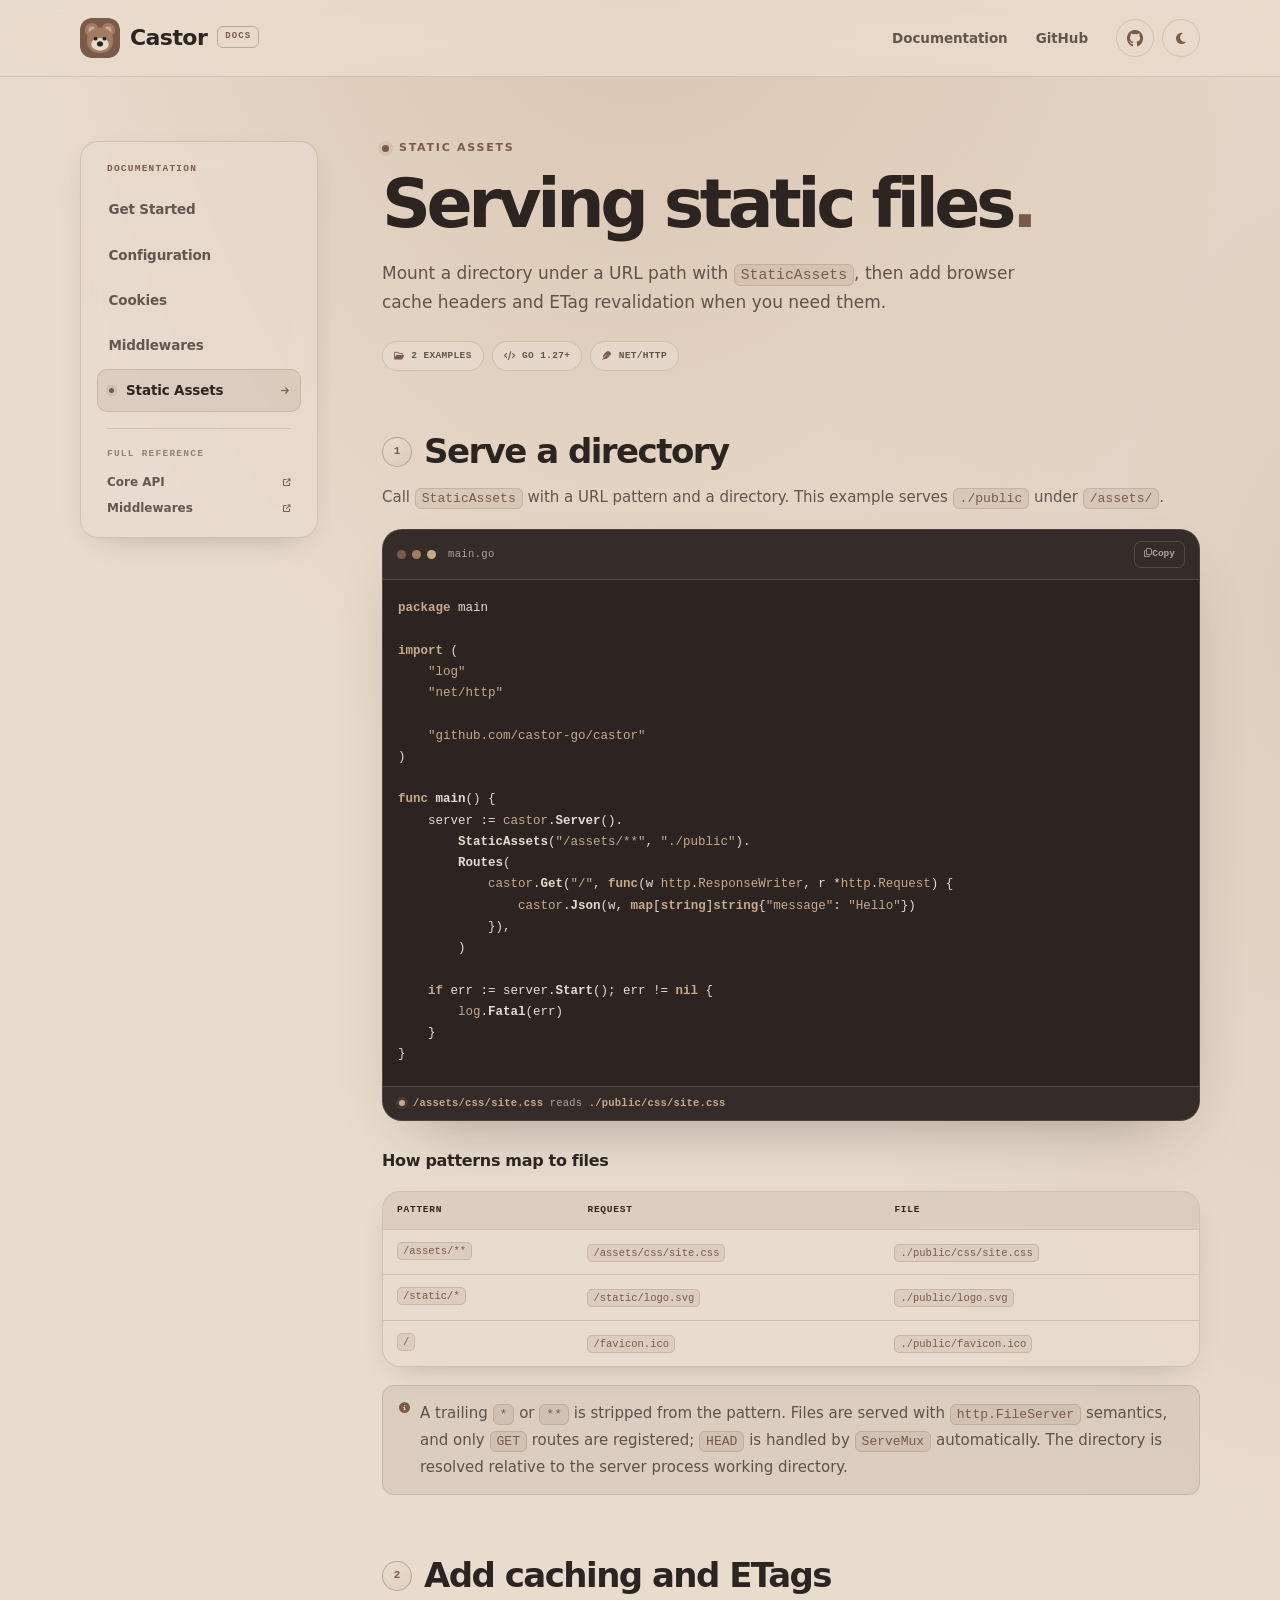
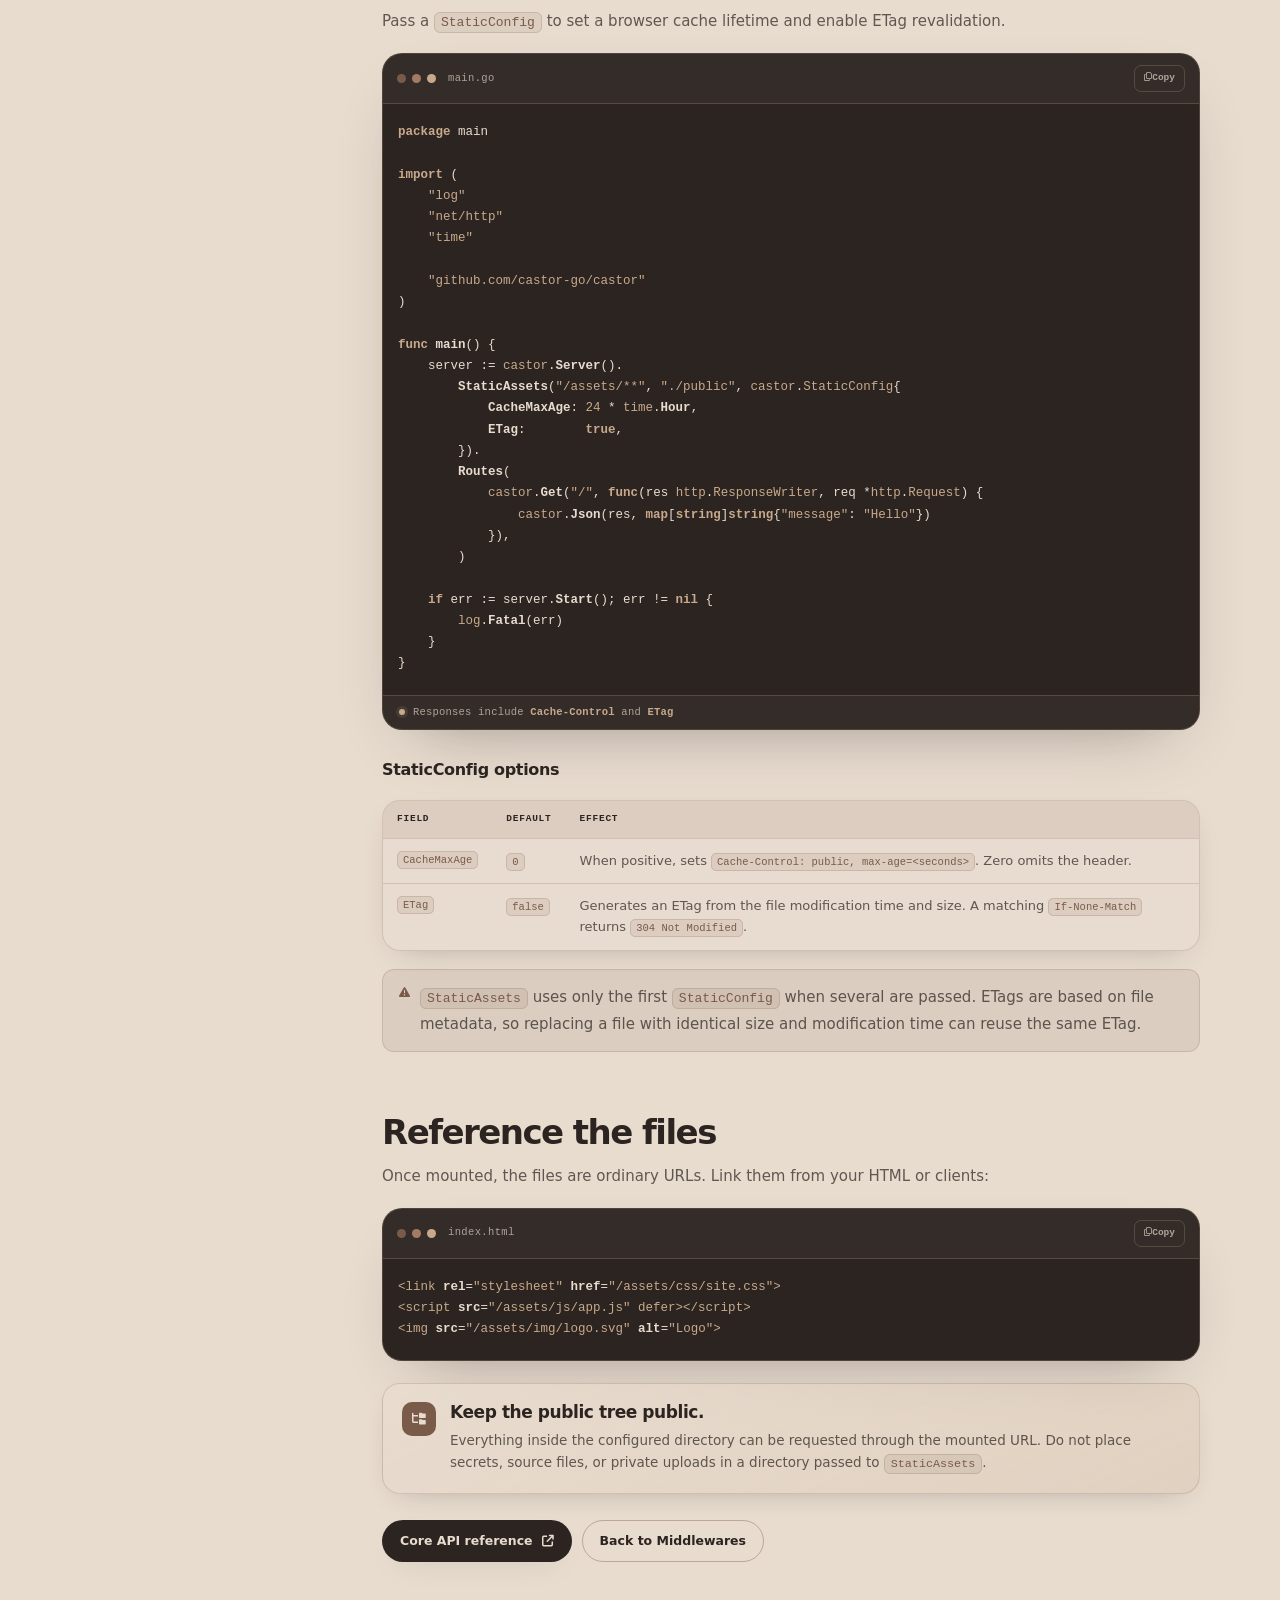
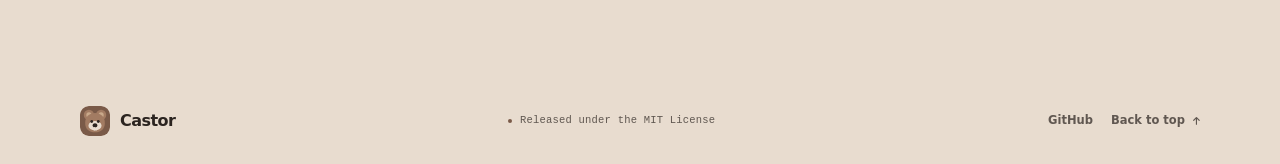
<file: static-assets.html>
<!DOCTYPE html>
<html lang="en" data-theme="light">

<head>
  <meta charset="utf-8">
  <meta name="viewport" content="width=device-width, initial-scale=1">
  <title>Static Assets — Castor Docs</title>
  <meta name="description"
    content="Serve static files with Castor's StaticAssets helper, configure browser caching, and use ETag revalidation.">
  <meta name="theme-color" content="#E8DCCF">
  <link rel="icon" type="image/svg+xml" href="assets/castor-mark.svg">
  <script>
    (() => {
      const saved = (() => {
        try { return localStorage.getItem('castor-theme'); } catch { return null; }
      })();
      const theme = saved === 'light' || saved === 'dark'
        ? saved
        : (window.matchMedia('(prefers-color-scheme: dark)').matches ? 'dark' : 'light');
      document.documentElement.dataset.theme = theme;
    })();
  </script>
  <link rel="preconnect" href="https://cdnjs.cloudflare.com" crossorigin>
  <link rel="stylesheet" href="https://cdnjs.cloudflare.com/ajax/libs/font-awesome/6.7.2/css/all.min.css"
    crossorigin="anonymous" referrerpolicy="no-referrer">
  <link rel="stylesheet" href="styles.css">
  <link rel="stylesheet" href="docs.css">
</head>

<body>
  <a class="skip-link" href="#main">Skip to content</a>

  <header class="site-header">
    <nav class="nav container" aria-label="Main navigation">
      <a class="brand" href="index.html" aria-label="Castor home">
        <img class="brand-mark" src="assets/castor-mark.svg" width="40" height="40" alt="">
        <span class="brand-name">Castor</span>
        <span class="brand-badge">Docs</span>
      </a>

      <div class="nav-links docs-top-nav">
        <a href="get-started.html">Documentation</a>
        <a href="https://github.com/castor-go/castor" target="_blank" rel="noreferrer">GitHub</a>
      </div>

      <div class="nav-actions">
        <a class="nav-github" href="https://github.com/castor-go/castor" target="_blank" rel="noreferrer"
          aria-label="Castor on GitHub">
          <i class="fa-brands fa-github" aria-hidden="true"></i>
        </a>
        <button class="theme-toggle" type="button" data-theme-toggle aria-label="Switch to dark theme"
          aria-pressed="false">
          <span class="theme-icon theme-icon-light" aria-hidden="true"><i class="fa-solid fa-moon"></i></span>
          <span class="theme-icon theme-icon-dark" aria-hidden="true"><i class="fa-solid fa-sun"></i></span>
        </button>
      </div>
    </nav>
  </header>

  <div class="docs-shell container">
    <aside class="docs-sidebar" aria-label="Documentation navigation">
      <p class="docs-sidebar-eyebrow">Documentation</p>

      <nav class="docs-nav" aria-label="Documentation pages">
        <a class="docs-nav-link" href="get-started.html">
          <span>Get Started</span>
        </a>
        <a class="docs-nav-link" href="configuration.html">
          <span>Configuration</span>
        </a>
        <a class="docs-nav-link" href="cookies.html">
          <span>Cookies</span>
        </a>
        <a class="docs-nav-link" href="middlewares.html">
          <span>Middlewares</span>
        </a>
        <a class="docs-nav-link is-active" href="static-assets.html" aria-current="page">
          <span>Static Assets</span>
          <i class="fa-solid fa-arrow-right" aria-hidden="true"></i>
        </a>
      </nav>

      <div class="docs-sidebar-divider" role="presentation"></div>
      <p class="docs-sidebar-eyebrow docs-sidebar-eyebrow-small">Full reference</p>
      <nav class="docs-reference-links" aria-label="API reference">
        <a href="https://github.com/castor-go/castor/blob/main/docs/castor.md" target="_blank" rel="noreferrer">
          Core API
          <i class="fa-solid fa-arrow-up-right-from-square" aria-hidden="true"></i>
        </a>
        <a href="https://github.com/castor-go/castor/blob/main/docs/middleware.md" target="_blank" rel="noreferrer">
          Middlewares
          <i class="fa-solid fa-arrow-up-right-from-square" aria-hidden="true"></i>
        </a>
      </nav>
    </aside>

    <main class="docs-content" id="main">
      <header class="docs-hero">
        <p class="eyebrow"><span class="eyebrow-dot" aria-hidden="true"></span> Static Assets</p>
        <h1>Serving static files<span class="hero-period">.</span></h1>
        <p class="docs-lede">Mount a directory under a URL path with <code>StaticAssets</code>, then add browser cache
          headers and ETag revalidation when you need them.</p>

        <ul class="docs-meta" aria-label="Guide details">
          <li class="docs-pill"><i class="fa-regular fa-folder-open" aria-hidden="true"></i> 2 examples</li>
          <li class="docs-pill"><i class="fa-solid fa-code" aria-hidden="true"></i> Go 1.27+</li>
          <li class="docs-pill"><i class="fa-solid fa-feather" aria-hidden="true"></i> net/http</li>
        </ul>
      </header>

      <section class="docs-section" id="basic" aria-labelledby="basic-title">
        <div class="docs-step-heading">
          <span class="step-number" aria-hidden="true">1</span>
          <h2 id="basic-title">Serve a directory</h2>
        </div>
        <p>Call <code>StaticAssets</code> with a URL pattern and a directory. This example serves
          <code>./public</code> under <code>/assets/</code>.</p>

        <div class="code-card docs-code-card">
          <div class="code-toolbar">
            <div class="traffic-lights" aria-hidden="true"><span></span><span></span><span></span></div>
            <span class="code-filename">main.go</span>
            <button class="copy-button" type="button" data-copy-target="#basic-code" aria-label="Copy basic static assets example">
              <span class="copy-default" aria-hidden="true"><i class="fa-regular fa-copy"></i><span
                  class="copy-label">Copy</span></span>
              <span class="copy-success" aria-hidden="true"><i class="fa-solid fa-check"></i><span
                  class="copy-label">Copied</span></span>
            </button>
          </div>
          <div class="code-body">
            <pre class="code"><code id="basic-code"><span class="tok-kw">package</span> main

<span class="tok-kw">import</span> (
	<span class="tok-str">"log"</span>
	<span class="tok-str">"net/http"</span>

	<span class="tok-str">"github.com/castor-go/castor"</span>
)

<span class="tok-kw">func</span> <span class="tok-fn">main</span>() {
	server := <span class="tok-pkg">castor</span>.<span class="tok-fn">Server</span>().
		<span class="tok-fn">StaticAssets</span>(<span class="tok-str">"/assets/**"</span>, <span class="tok-str">"./public"</span>).
		<span class="tok-fn">Routes</span>(
			<span class="tok-pkg">castor</span>.<span class="tok-fn">Get</span>(<span class="tok-str">"/"</span>, <span class="tok-kw">func</span>(w <span class="tok-pkg">http</span>.<span class="tok-type">ResponseWriter</span>, r *<span class="tok-pkg">http</span>.<span class="tok-type">Request</span>) {
				<span class="tok-pkg">castor</span>.<span class="tok-fn">Json</span>(w, <span class="tok-kw">map</span>[<span class="tok-kw">string</span>]<span class="tok-kw">string</span>{<span class="tok-str">"message"</span>: <span class="tok-str">"Hello"</span>})
			}),
		)

	<span class="tok-kw">if</span> err := server.<span class="tok-fn">Start</span>(); err != <span class="tok-kw">nil</span> {
		<span class="tok-pkg">log</span>.<span class="tok-fn">Fatal</span>(err)
	}
}</code></pre>
          </div>
          <div class="code-status">
            <span class="status-dot" aria-hidden="true"></span>
            <span><strong>/assets/css/site.css</strong> reads <strong>./public/css/site.css</strong></span>
          </div>
        </div>

        <h3>How patterns map to files</h3>
        <div class="docs-table-wrap">
          <table class="docs-table">
            <caption class="sr-only">Static asset pattern examples</caption>
            <thead>
              <tr>
                <th scope="col">Pattern</th>
                <th scope="col">Request</th>
                <th scope="col">File</th>
              </tr>
            </thead>
            <tbody>
              <tr>
                <td><code>/assets/**</code></td>
                <td><code>/assets/css/site.css</code></td>
                <td><code>./public/css/site.css</code></td>
              </tr>
              <tr>
                <td><code>/static/*</code></td>
                <td><code>/static/logo.svg</code></td>
                <td><code>./public/logo.svg</code></td>
              </tr>
              <tr>
                <td><code>/</code></td>
                <td><code>/favicon.ico</code></td>
                <td><code>./public/favicon.ico</code></td>
              </tr>
            </tbody>
          </table>
        </div>

        <div class="docs-note">
          <i class="fa-solid fa-circle-info" aria-hidden="true"></i>
          <p>A trailing <code>*</code> or <code>**</code> is stripped from the pattern. Files are served with
            <code>http.FileServer</code> semantics, and only <code>GET</code> routes are registered;
            <code>HEAD</code> is handled by <code>ServeMux</code> automatically. The directory is resolved relative to
            the server process working directory.</p>
        </div>
      </section>

      <section class="docs-section" id="cache" aria-labelledby="cache-title">
        <div class="docs-step-heading">
          <span class="step-number" aria-hidden="true">2</span>
          <h2 id="cache-title">Add caching and ETags</h2>
        </div>
        <p>Pass a <code>StaticConfig</code> to set a browser cache lifetime and enable ETag revalidation.</p>

        <div class="code-card docs-code-card">
          <div class="code-toolbar">
            <div class="traffic-lights" aria-hidden="true"><span></span><span></span><span></span></div>
            <span class="code-filename">main.go</span>
            <button class="copy-button" type="button" data-copy-target="#cache-code" aria-label="Copy cached static assets example">
              <span class="copy-default" aria-hidden="true"><i class="fa-regular fa-copy"></i><span
                  class="copy-label">Copy</span></span>
              <span class="copy-success" aria-hidden="true"><i class="fa-solid fa-check"></i><span
                  class="copy-label">Copied</span></span>
            </button>
          </div>
          <div class="code-body">
            <pre class="code"><code id="cache-code"><span class="tok-kw">package</span> main

<span class="tok-kw">import</span> (
	<span class="tok-str">"log"</span>
	<span class="tok-str">"net/http"</span>
	<span class="tok-str">"time"</span>

	<span class="tok-str">"github.com/castor-go/castor"</span>
)

<span class="tok-kw">func</span> <span class="tok-fn">main</span>() {
	server := <span class="tok-pkg">castor</span>.<span class="tok-fn">Server</span>().
		<span class="tok-fn">StaticAssets</span>(<span class="tok-str">"/assets/**"</span>, <span class="tok-str">"./public"</span>, <span class="tok-pkg">castor</span>.<span class="tok-type">StaticConfig</span>{
			<span class="tok-fn">CacheMaxAge</span>: <span class="tok-str">24</span> * <span class="tok-pkg">time</span>.<span class="tok-fn">Hour</span>,
			<span class="tok-fn">ETag</span>:        <span class="tok-kw">true</span>,
		}).
		<span class="tok-fn">Routes</span>(
			<span class="tok-pkg">castor</span>.<span class="tok-fn">Get</span>(<span class="tok-str">"/"</span>, <span class="tok-kw">func</span>(res <span class="tok-pkg">http</span>.<span class="tok-type">ResponseWriter</span>, req *<span class="tok-pkg">http</span>.<span class="tok-type">Request</span>) {
				<span class="tok-pkg">castor</span>.<span class="tok-fn">Json</span>(res, <span class="tok-kw">map</span>[<span class="tok-kw">string</span>]<span class="tok-kw">string</span>{<span class="tok-str">"message"</span>: <span class="tok-str">"Hello"</span>})
			}),
		)

	<span class="tok-kw">if</span> err := server.<span class="tok-fn">Start</span>(); err != <span class="tok-kw">nil</span> {
		<span class="tok-pkg">log</span>.<span class="tok-fn">Fatal</span>(err)
	}
}</code></pre>
          </div>
          <div class="code-status">
            <span class="status-dot" aria-hidden="true"></span>
            <span>Responses include <strong>Cache-Control</strong> and <strong>ETag</strong></span>
          </div>
        </div>

        <h3>StaticConfig options</h3>
        <div class="docs-table-wrap">
          <table class="docs-table">
            <caption class="sr-only">StaticConfig fields</caption>
            <thead>
              <tr>
                <th scope="col">Field</th>
                <th scope="col">Default</th>
                <th scope="col">Effect</th>
              </tr>
            </thead>
            <tbody>
              <tr>
                <td><code>CacheMaxAge</code></td>
                <td><code>0</code></td>
                <td>When positive, sets <code>Cache-Control: public, max-age=&lt;seconds&gt;</code>. Zero omits the
                  header.</td>
              </tr>
              <tr>
                <td><code>ETag</code></td>
                <td><code>false</code></td>
                <td>Generates an ETag from the file modification time and size. A matching
                  <code>If-None-Match</code> returns <code>304 Not Modified</code>.</td>
              </tr>
            </tbody>
          </table>
        </div>

        <div class="docs-note">
          <i class="fa-solid fa-triangle-exclamation" aria-hidden="true"></i>
          <p><code>StaticAssets</code> uses only the first <code>StaticConfig</code> when several are passed. ETags are
            based on file metadata, so replacing a file with identical size and modification time can reuse the same
            ETag.</p>
        </div>
      </section>

      <section class="docs-section" id="usage" aria-labelledby="usage-title">
        <h2 id="usage-title">Reference the files</h2>
        <p>Once mounted, the files are ordinary URLs. Link them from your HTML or clients:</p>

        <div class="code-card docs-code-card">
          <div class="code-toolbar">
            <div class="traffic-lights" aria-hidden="true"><span></span><span></span><span></span></div>
            <span class="code-filename">index.html</span>
            <button class="copy-button" type="button" data-copy-target="#usage-code" aria-label="Copy static asset references">
              <span class="copy-default" aria-hidden="true"><i class="fa-regular fa-copy"></i><span
                  class="copy-label">Copy</span></span>
              <span class="copy-success" aria-hidden="true"><i class="fa-solid fa-check"></i><span
                  class="copy-label">Copied</span></span>
            </button>
          </div>
          <div class="code-body">
            <pre class="code"><code id="usage-code"><span class="tok-str">&lt;link</span> <span class="tok-fn">rel</span>=<span class="tok-str">"stylesheet"</span> <span class="tok-fn">href</span>=<span class="tok-str">"/assets/css/site.css"</span><span class="tok-str">&gt;</span>
<span class="tok-str">&lt;script</span> <span class="tok-fn">src</span>=<span class="tok-str">"/assets/js/app.js"</span> <span class="tok-str">defer&gt;&lt;/script&gt;</span>
<span class="tok-str">&lt;img</span> <span class="tok-fn">src</span>=<span class="tok-str">"/assets/img/logo.svg"</span> <span class="tok-fn">alt</span>=<span class="tok-str">"Logo"</span><span class="tok-str">&gt;</span></code></pre>
          </div>
        </div>

        <div class="docs-callout">
          <span class="docs-callout-icon" aria-hidden="true"><i class="fa-solid fa-folder-tree"></i></span>
          <div>
            <h2>Keep the public tree public.</h2>
            <p>Everything inside the configured directory can be requested through the mounted URL. Do not place
              secrets, source files, or private uploads in a directory passed to <code>StaticAssets</code>.</p>
          </div>
        </div>

        <div class="docs-actions">
          <a class="button button-primary" href="https://github.com/castor-go/castor/blob/main/docs/castor.md"
            target="_blank" rel="noreferrer">
            Core API reference
            <i class="fa-solid fa-arrow-up-right-from-square" aria-hidden="true"></i>
          </a>
          <a class="button button-ghost" href="middlewares.html">
            Back to Middlewares
          </a>
        </div>
      </section>
    </main>
  </div>

  <footer class="site-footer">
    <div class="container footer-inner">
      <a class="brand footer-brand" href="index.html" aria-label="Castor home">
        <img class="brand-mark" src="assets/castor-mark.svg" width="30" height="30" alt="">
        <span class="brand-name">Castor</span>
      </a>
      <p class="footer-note"><span class="footer-dot" aria-hidden="true"></span> Released under the MIT License</p>
      <div class="footer-links">
        <a href="https://github.com/castor-go/castor" target="_blank" rel="noreferrer">GitHub</a>
        <a href="#main">Back to top <i class="fa-solid fa-arrow-up" aria-hidden="true"></i></a>
      </div>
    </div>
  </footer>

  <p class="sr-only" id="copy-status" role="status" aria-live="polite"></p>
  <script src="main.js"></script>
</body>

</html>
</file>
<file: styles.css>
/* Castor landing page
   Palette: #7A5A48, #A27B62, #C9A98B, #E8DCCF, #2B2420 */

:root {
  color-scheme: light;

  --brown: #7A5A48;
  --taupe: #A27B62;
  --sand: #C9A98B;
  --cream: #E8DCCF;
  --ink: #2B2420;

  --bg: var(--cream);
  --text: var(--ink);
  --text-soft: var(--brown);
  --muted: rgba(43, 36, 32, .72);
  --faint: rgba(43, 36, 32, .48);

  --surface: rgba(232, 220, 207, .64);
  --surface-raised: linear-gradient(155deg, rgba(232, 220, 207, .96), rgba(201, 169, 139, .22));
  --border: rgba(122, 90, 72, .2);
  --border-strong: rgba(122, 90, 72, .4);
  --accent: var(--brown);
  --accent-soft: rgba(122, 90, 72, .11);
  --header-bg: rgba(232, 220, 207, .82);
  --grid: rgba(122, 90, 72, .085);
  --glow-one: rgba(201, 169, 139, .58);
  --glow-two: rgba(162, 123, 98, .14);
  --float-bg: rgba(232, 220, 207, .9);
  --float-border: rgba(122, 90, 72, .24);

  --button-bg: var(--ink);
  --button-fg: var(--cream);
  --button-hover-bg: var(--brown);
  --button-hover-fg: var(--cream);

  --icon-bg: var(--brown);
  --icon-fg: var(--cream);

  --shadow-sm: 0 10px 30px -18px rgba(43, 36, 32, .38);
  --shadow-md: 0 26px 64px -34px rgba(43, 36, 32, .44);
  --shadow-lg: 0 44px 110px -48px rgba(43, 36, 32, .5);

  --code-bg: #2B2420;
  --code-text: #E8DCCF;
  --code-muted: rgba(232, 220, 207, .68);
  --code-line: rgba(232, 220, 207, .58);
  --code-keyword: #C9A98B;
  --code-string: #C9A98B;
  --code-fn: #E8DCCF;
  --code-type: #C9A98B;
  --code-pkg: #C9A98B;
  --code-punct: rgba(232, 220, 207, .72);
  --code-border: rgba(201, 169, 139, .24);
  --code-toolbar: rgba(232, 220, 207, .045);
  --code-font-size: 13px;
  --code-line-height: 1.7;

  --font-sans: "Avenir Next", "Avenir", "Segoe UI Variable", "Segoe UI", ui-sans-serif, system-ui, -apple-system, BlinkMacSystemFont, sans-serif;
  --font-mono: "SFMono-Regular", "Cascadia Code", "JetBrains Mono", ui-monospace, Menlo, Consolas, monospace;
  --container: 1120px;
  --radius-sm: 12px;
  --radius-md: 18px;
  --radius-lg: 26px;
  --ease: cubic-bezier(.2, .7, .3, 1);
}

[data-theme="dark"] {
  color-scheme: dark;

  --bg: var(--ink);
  --text: var(--cream);
  --text-soft: var(--sand);
  --muted: rgba(232, 220, 207, .68);
  --faint: rgba(232, 220, 207, .46);

  --surface: rgba(232, 220, 207, .055);
  --surface-raised: linear-gradient(155deg, rgba(232, 220, 207, .075), rgba(162, 123, 98, .06));
  --border: rgba(201, 169, 139, .18);
  --border-strong: rgba(201, 169, 139, .36);
  --accent: var(--sand);
  --accent-soft: rgba(201, 169, 139, .11);
  --header-bg: rgba(43, 36, 32, .84);
  --grid: rgba(201, 169, 139, .07);
  --glow-one: rgba(122, 90, 72, .42);
  --glow-two: rgba(162, 123, 98, .1);
  --float-bg: rgba(43, 36, 32, .92);
  --float-border: rgba(201, 169, 139, .25);

  --button-bg: var(--sand);
  --button-fg: var(--ink);
  --button-hover-bg: var(--cream);
  --button-hover-fg: var(--ink);

  --icon-bg: rgba(201, 169, 139, .14);
  --icon-fg: var(--sand);

  --shadow-sm: 0 10px 30px -18px rgba(0, 0, 0, .55);
  --shadow-md: 0 26px 64px -34px rgba(0, 0, 0, .6);
  --shadow-lg: 0 44px 110px -48px rgba(0, 0, 0, .7);
}

*,
*::before,
*::after {
  box-sizing: border-box;
}

html {
  scroll-padding-top: 96px;
}

@media (prefers-reduced-motion: no-preference) {
  html {
    scroll-behavior: smooth;
  }
}

body {
  margin: 0;
  min-height: 100vh;
  background-color: var(--bg);
  background-image:
    radial-gradient(ellipse 72% 48% at 50% -10%, var(--glow-one), transparent 72%),
    radial-gradient(ellipse 52% 42% at 102% 18%, var(--glow-two), transparent 74%);
  color: var(--text);
  font-family: var(--font-sans);
  font-size: 16px;
  line-height: 1.5;
  -webkit-font-smoothing: antialiased;
  text-rendering: optimizeLegibility;
}

::selection {
  background: var(--brown);
  color: var(--cream);
}

[data-theme="dark"] ::selection {
  background: var(--sand);
  color: var(--ink);
}

img,
svg {
  display: block;
  max-width: 100%;
}

a {
  color: inherit;
}

button,
input {
  font: inherit;
}

button {
  cursor: pointer;
}

:focus-visible {
  outline: 2px solid var(--accent);
  outline-offset: 3px;
}

.container {
  width: min(100% - 40px, var(--container));
  margin-inline: auto;
}

.sr-only {
  position: absolute;
  width: 1px;
  height: 1px;
  padding: 0;
  margin: -1px;
  overflow: hidden;
  clip: rect(0, 0, 0, 0);
  white-space: nowrap;
  border: 0;
}

.skip-link {
  position: fixed;
  top: 12px;
  left: 12px;
  z-index: 200;
  padding: 10px 14px;
  border-radius: 10px;
  background: var(--ink);
  color: var(--cream);
  font-size: 13px;
  font-weight: 700;
  text-decoration: none;
  transform: translateY(-160%);
  transition: transform .2s var(--ease);
}

.skip-link:focus {
  transform: translateY(0);
}

/* Header */

.site-header {
  position: sticky;
  top: 0;
  z-index: 100;
  background: var(--header-bg);
  border-bottom: 1px solid var(--border);
  -webkit-backdrop-filter: blur(18px) saturate(140%);
  backdrop-filter: blur(18px) saturate(140%);
}

.nav {
  display: flex;
  align-items: center;
  min-height: 76px;
  gap: 24px;
}

.brand {
  display: inline-flex;
  align-items: center;
  gap: 10px;
  color: var(--text);
  text-decoration: none;
  font-weight: 800;
  letter-spacing: -.035em;
  flex: 0 0 auto;
}

.brand-mark {
  width: 40px;
  height: 40px;
  border-radius: 12px;
  box-shadow: var(--shadow-sm);
}

.brand-name {
  font-size: 22px;
  line-height: 1;
}

.brand-badge {
  display: inline-flex;
  align-items: center;
  padding: 3px 7px 4px;
  border: 1px solid var(--border-strong);
  border-radius: 6px;
  color: var(--accent);
  font-family: var(--font-mono);
  font-size: 9px;
  font-weight: 700;
  letter-spacing: .12em;
  text-transform: uppercase;
  transform: translateY(-1px);
}

.nav-links {
  display: flex;
  align-items: center;
  gap: 28px;
  margin-left: auto;
}

.nav-links a {
  position: relative;
  padding: 6px 0;
  color: var(--muted);
  font-size: 13.5px;
  font-weight: 600;
  letter-spacing: -.005em;
  text-decoration: none;
  transition: color .2s var(--ease);
}

.nav-links a::after {
  content: "";
  position: absolute;
  left: 0;
  right: 0;
  bottom: 0;
  height: 1.5px;
  border-radius: 2px;
  background: var(--accent);
  transform: scaleX(0);
  transform-origin: left;
  transition: transform .25s var(--ease);
}

.nav-links a:hover {
  color: var(--text);
}

.nav-links a:hover::after {
  transform: scaleX(1);
}

.nav-actions {
  display: flex;
  align-items: center;
  gap: 8px;
  margin-left: 4px;
}

.nav-github,
.theme-toggle {
  display: inline-grid;
  place-items: center;
  width: 38px;
  height: 38px;
  padding: 0;
  border: 1px solid var(--border);
  border-radius: 50%;
  background: transparent;
  color: var(--text-soft);
  text-decoration: none;
  transition: color .2s var(--ease), background-color .2s var(--ease), border-color .2s var(--ease), transform .2s var(--ease);
}

.nav-github {
  font-size: 17px;
}

.nav-github:hover,
.theme-toggle:hover {
  color: var(--text);
  background: var(--accent-soft);
  border-color: var(--border-strong);
  transform: translateY(-1px);
}

.theme-toggle {
  position: relative;
  overflow: hidden;
}

.theme-icon {
  display: inline-grid;
  place-items: center;
  font-size: 13px;
  transition: transform .3s var(--ease), opacity .3s var(--ease);
}

.theme-icon-dark {
  position: absolute;
}

[data-theme="light"] .theme-icon-dark {
  display: none;
}

[data-theme="dark"] .theme-icon-light {
  display: none;
}

/* Buttons */

.button {
  display: inline-flex;
  align-items: center;
  justify-content: center;
  gap: 9px;
  min-height: 46px;
  padding: 12px 21px;
  border: 1px solid transparent;
  border-radius: 999px;
  font-size: 14px;
  font-weight: 700;
  line-height: 1;
  text-decoration: none;
  white-space: nowrap;
  transition: background-color .2s var(--ease), color .2s var(--ease), border-color .2s var(--ease), transform .2s var(--ease), box-shadow .2s var(--ease);
}

.button i {
  font-size: 12px;
  transition: transform .2s var(--ease);
}

.button-primary {
  background: var(--button-bg);
  color: var(--button-fg);
  box-shadow: var(--shadow-sm);
}

.button-primary:hover {
  background: var(--button-hover-bg);
  color: var(--button-hover-fg);
  transform: translateY(-2px);
  box-shadow: var(--shadow-md);
}

.button-primary:hover i {
  transform: translateX(3px);
}

.button-ghost {
  border-color: var(--border-strong);
  color: var(--text);
  background: transparent;
}

.button-ghost:hover {
  border-color: var(--accent);
  background: var(--accent-soft);
  transform: translateY(-2px);
}

.button-small {
  min-height: 36px;
  padding: 9px 15px;
  font-size: 12.5px;
}

/* Hero */

.hero {
  position: relative;
  overflow: hidden;
  padding: clamp(56px, 8vw, 96px) 0 clamp(64px, 9vw, 112px);
}

.hero::before {
  content: "";
  position: absolute;
  inset: 0;
  background-image:
    linear-gradient(var(--grid) 1px, transparent 1px),
    linear-gradient(90deg, var(--grid) 1px, transparent 1px);
  background-size: 56px 56px;
  -webkit-mask-image: radial-gradient(ellipse 66% 58% at 64% 36%, #000 8%, transparent 76%);
  mask-image: radial-gradient(ellipse 66% 58% at 64% 36%, #000 8%, transparent 76%);
  pointer-events: none;
}

.hero-grid {
  position: relative;
  z-index: 1;
  display: grid;
  grid-template-columns: minmax(0, 1.04fr) minmax(0, .96fr);
  align-items: center;
  gap: clamp(28px, 5vw, 56px);
}

.hero-copy {
  max-width: 660px;
}

.eyebrow {
  display: flex;
  align-items: center;
  gap: 10px;
  margin: 0 0 20px;
  color: var(--accent);
  font-size: 11px;
  font-weight: 800;
  letter-spacing: .16em;
  line-height: 1.3;
  text-transform: uppercase;
}

.eyebrow-dot {
  display: inline-block;
  width: 7px;
  height: 7px;
  border-radius: 50%;
  background: var(--accent);
  box-shadow: 0 0 0 4px var(--accent-soft);
  flex: 0 0 auto;
}

.hero-title {
  margin: 0;
  font-size: clamp(82px, 12.6vw, 148px);
  font-weight: 800;
  letter-spacing: -.075em;
  line-height: .82;
}

.hero-period {
  color: var(--accent);
}

.tagline {
  max-width: 20ch;
  margin: 26px 0 0;
  font-size: clamp(24px, 2.8vw, 34px);
  font-weight: 600;
  letter-spacing: -.035em;
  line-height: 1.16;
}

.lede {
  max-width: 55ch;
  margin: 22px 0 0;
  color: var(--muted);
  font-size: 16px;
  line-height: 1.7;
}

.hero-actions {
  display: flex;
  flex-wrap: wrap;
  gap: 11px;
  margin-top: 32px;
}

.hero-facts {
  display: flex;
  flex-wrap: wrap;
  gap: 18px;
  margin: 32px 0 0;
  padding: 0;
  list-style: none;
  color: var(--muted);
  font-family: var(--font-mono);
  font-size: 10.5px;
  letter-spacing: .045em;
  text-transform: uppercase;
}

.hero-facts li {
  display: inline-flex;
  align-items: center;
  gap: 7px;
}

.hero-facts i {
  color: var(--accent);
  font-size: 10px;
}

.hero-art {
  position: relative;
  display: grid;
  place-items: center;
  min-height: 500px;
  isolation: isolate;
}

.hero-art::before {
  content: "";
  position: absolute;
  z-index: 0;
  width: 76%;
  aspect-ratio: 1;
  border-radius: 44% 56% 52% 48% / 48% 42% 58% 52%;
  background: radial-gradient(circle at 32% 28%, rgba(201, 169, 139, .7), rgba(162, 123, 98, .07) 68%);
  transform: rotate(-8deg);
}

[data-theme="dark"] .hero-art::before {
  background: radial-gradient(circle at 32% 28%, rgba(122, 90, 72, .44), rgba(162, 123, 98, .04) 68%);
}

.hero-orbit {
  position: absolute;
  z-index: 0;
  border: 1px dashed var(--border-strong);
  border-radius: 50%;
  pointer-events: none;
}

.hero-orbit-one {
  width: 94%;
  aspect-ratio: 1;
  transform: rotate(-14deg);
  opacity: .62;
  animation: orbit 70s linear infinite;
}

.hero-orbit-two {
  width: 72%;
  aspect-ratio: 1;
  transform: rotate(19deg);
  opacity: .35;
  animation: orbit-reverse 52s linear infinite;
}

.mascot-wrap {
  position: relative;
  z-index: 2;
  width: min(100%, 540px);
}

.mascot {
  width: 100%;
  height: auto;
  filter: drop-shadow(0 34px 46px rgba(43, 36, 32, .16));
  animation: float 7s ease-in-out infinite;
  transform-origin: 50% 78%;
}

[data-theme="dark"] .mascot {
  filter: drop-shadow(0 34px 46px rgba(0, 0, 0, .34));
}

.floating-tag {
  position: absolute;
  z-index: 3;
  display: inline-flex;
  align-items: center;
  gap: 8px;
  padding: 8px 12px;
  border: 1px solid var(--float-border);
  border-radius: 999px;
  background: var(--float-bg);
  color: var(--text-soft);
  box-shadow: var(--shadow-sm);
  -webkit-backdrop-filter: blur(10px);
  backdrop-filter: blur(10px);
  font-family: var(--font-mono);
  font-size: 10.5px;
  font-weight: 600;
  letter-spacing: .02em;
  white-space: nowrap;
}

.floating-tag-one {
  top: 22%;
  left: -1%;
  transform: rotate(-3deg);
}

.floating-tag-two {
  right: 0;
  bottom: 16%;
  transform: rotate(3deg);
}

.tag-dot {
  width: 5px;
  height: 5px;
  border-radius: 50%;
  background: var(--accent);
}

/* Shared section styles */

.section {
  position: relative;
  padding: clamp(72px, 9vw, 118px) 0;
}

.features {
  border-top: 1px solid var(--border);
}

.section-head {
  max-width: 740px;
  margin-bottom: clamp(42px, 5vw, 60px);
}

.section-head h2,
.tutorial-copy h2 {
  margin: 0;
  font-size: clamp(38px, 5vw, 58px);
  font-weight: 800;
  letter-spacing: -.055em;
  line-height: 1.02;
}

.text-accent {
  color: var(--accent);
}

.section-lede {
  max-width: 60ch;
  margin: 22px 0 0;
  color: var(--muted);
  font-size: 15.5px;
  line-height: 1.72;
}

/* Feature cards */

.feature-grid {
  display: grid;
  grid-template-columns: repeat(auto-fit, minmax(250px, 1fr));
  gap: 18px;
}

.feature-card {
  position: relative;
  display: flex;
  flex-direction: column;
  min-height: 294px;
  padding: 26px 24px 30px;
  overflow: hidden;
  border: 1px solid var(--border);
  border-radius: var(--radius-lg);
  background: var(--surface-raised);
  box-shadow: var(--shadow-sm);
  transition: transform .3s var(--ease), border-color .3s var(--ease), box-shadow .3s var(--ease);
}

.feature-card:hover {
  transform: translateY(-6px);
  border-color: var(--border-strong);
  box-shadow: var(--shadow-md);
}

.card-top {
  display: flex;
  align-items: flex-start;
  justify-content: space-between;
  gap: 16px;
}

.card-icon {
  display: inline-grid;
  place-items: center;
  width: 48px;
  height: 48px;
  border-radius: 14px;
  background: var(--icon-bg);
  color: var(--icon-fg);
  font-size: 18px;
  box-shadow: inset 0 0 0 1px rgba(232, 220, 207, .1);
}

.card-index {
  color: var(--faint);
  font-family: var(--font-mono);
  font-size: 10px;
  letter-spacing: .1em;
}

.feature-card h3 {
  margin: 30px 0 0;
  font-size: 20px;
  font-weight: 750;
  letter-spacing: -.03em;
  line-height: 1.2;
}

.feature-card p {
  margin: 12px 0 0;
  color: var(--muted);
  font-size: 14px;
  line-height: 1.7;
}

.feature-card code,
.tutorial-copy code {
  padding: 2px 5px;
  border-radius: 5px;
  background: var(--accent-soft);
  color: var(--text);
  font-family: var(--font-mono);
  font-size: .9em;
}

.card-line {
  position: absolute;
  right: 24px;
  bottom: 0;
  left: 24px;
  height: 2px;
  border-radius: 2px;
  background: linear-gradient(90deg, var(--accent), transparent);
  opacity: .45;
  transform: scaleX(0);
  transform-origin: left;
  transition: transform .35s var(--ease);
}

.feature-card:hover .card-line {
  transform: scaleX(1);
}

/* Tutorial */

.quickstart {
  border-top: 1px solid var(--border);
  border-bottom: 1px solid var(--border);
  background: var(--surface);
}

.tutorial-shell {
  display: grid;
  grid-template-columns: minmax(0, .9fr) minmax(0, 1.1fr);
  align-items: center;
  gap: clamp(36px, 5.5vw, 72px);
}

.tutorial-copy .section-lede {
  max-width: 46ch;
}

.steps {
  display: flex;
  flex-direction: column;
  gap: 24px;
  margin: 34px 0 0;
  padding: 0;
  list-style: none;
}

.steps li {
  display: grid;
  grid-template-columns: 32px minmax(0, 1fr);
  align-items: start;
  gap: 14px;
}

.step-number {
  display: inline-grid;
  place-items: center;
  width: 30px;
  height: 30px;
  border: 1px solid var(--border-strong);
  border-radius: 50%;
  background: var(--surface-raised);
  color: var(--accent);
  font-family: var(--font-mono);
  font-size: 11px;
  font-weight: 700;
}

.step-body h3 {
  margin: 4px 0 0;
  font-size: 15.5px;
  font-weight: 750;
  letter-spacing: -.02em;
}

.step-body p {
  margin: 7px 0 0;
  color: var(--muted);
  font-size: 13.5px;
  line-height: 1.65;
}

.install-command {
  display: flex;
  align-items: center;
  gap: 8px;
  width: fit-content;
  max-width: 100%;
  margin-top: 10px;
  padding: 7px 7px 7px 12px;
  border: 1px solid var(--border);
  border-radius: 10px;
  background: var(--surface);
}

.install-command code {
  min-width: 0;
  overflow-x: auto;
  padding: 0;
  background: none;
  color: var(--text-soft);
  font-family: var(--font-mono);
  font-size: 11.5px;
  white-space: nowrap;
  scrollbar-width: none;
}

.install-command code::-webkit-scrollbar {
  display: none;
}

.text-link {
  display: inline-flex;
  align-items: center;
  gap: 8px;
  margin-top: 32px;
  padding-bottom: 3px;
  border-bottom: 1px solid var(--border-strong);
  color: var(--accent);
  font-size: 13px;
  font-weight: 750;
  text-decoration: none;
  transition: color .2s var(--ease), border-color .2s var(--ease);
}

.text-link i {
  font-size: 10px;
  transition: transform .2s var(--ease);
}

.text-link:hover {
  border-color: var(--accent);
  color: var(--text);
}

.text-link:hover i {
  transform: translate(2px, -2px);
}

/* Code window */

.tutorial-code {
  min-width: 0;
}

.code-card {
  overflow: hidden;
  border: 1px solid var(--code-border);
  border-radius: 20px;
  background: var(--code-bg);
  color: var(--code-text);
  box-shadow: var(--shadow-lg);
}

.code-toolbar {
  display: flex;
  align-items: center;
  gap: 12px;
  min-height: 50px;
  padding: 10px 14px;
  border-bottom: 1px solid var(--code-border);
  background: var(--code-toolbar);
}

.traffic-lights {
  display: flex;
  gap: 6px;
  flex: 0 0 auto;
}

.traffic-lights span {
  width: 9px;
  height: 9px;
  border-radius: 50%;
  background: var(--brown);
}

.traffic-lights span:nth-child(2) {
  background: var(--taupe);
}

.traffic-lights span:nth-child(3) {
  background: var(--sand);
}

.code-filename {
  color: var(--code-muted);
  font-family: var(--font-mono);
  font-size: 10.5px;
  letter-spacing: .035em;
}

.copy-button {
  display: inline-flex;
  align-items: center;
  justify-content: center;
  gap: 6px;
  min-height: 27px;
  margin-left: auto;
  padding: 5px 9px;
  border: 1px solid var(--code-border);
  border-radius: 7px;
  background: transparent;
  color: var(--code-muted);
  font-family: var(--font-mono);
  font-size: 9.5px;
  font-weight: 600;
  transition: color .2s var(--ease), background-color .2s var(--ease), border-color .2s var(--ease);
}

.copy-button:hover {
  border-color: rgba(201, 169, 139, .48);
  background: rgba(232, 220, 207, .06);
  color: var(--code-text);
}

.copy-success {
  display: none;
}

.copy-button.is-copied {
  border-color: rgba(201, 169, 139, .5);
  color: var(--sand);
}

.copy-button.is-copied .copy-default {
  display: none;
}

.copy-button.is-copied .copy-success {
  display: inline-flex;
  align-items: center;
  gap: 6px;
}

.copy-button-compact {
  width: 28px;
  min-width: 28px;
  min-height: 28px;
  padding: 0;
  border-color: transparent;
  color: var(--accent);
}

.copy-button-compact:hover {
  border-color: var(--border);
  background: var(--accent-soft);
  color: var(--text);
}

.code-body {
  display: flex;
  align-items: flex-start;
  overflow-x: auto;
}

.line-numbers {
  display: flex;
  flex: 0 0 auto;
  flex-direction: column;
  padding: 18px 11px 20px 18px;
  border-right: 1px solid rgba(232, 220, 207, .075);
  color: var(--code-line);
  font-family: var(--font-mono);
  font-size: var(--code-font-size);
  line-height: var(--code-line-height);
  text-align: right;
  user-select: none;
  -webkit-user-select: none;
}

.line-numbers span {
  display: block;
}

.code {
  min-width: 0;
  margin: 0;
  padding: 18px 20px 20px 15px;
  overflow: visible;
  color: var(--code-text);
  font-family: var(--font-mono);
  font-size: var(--code-font-size);
  line-height: var(--code-line-height);
  tab-size: 4;
  -moz-tab-size: 4;
}

.code code {
  display: block;
  min-width: max-content;
  background: none;
  color: inherit;
  font: inherit;
}

.tok-kw {
  color: var(--code-keyword);
  font-weight: 650;
}

.tok-str {
  color: var(--code-string);
}

.tok-fn {
  color: var(--code-fn);
  font-weight: 650;
}

.tok-type {
  color: var(--code-type);
}

.tok-pkg {
  color: var(--code-pkg);
}

.code-status {
  display: flex;
  align-items: center;
  gap: 8px;
  padding: 9px 16px;
  border-top: 1px solid var(--code-border);
  background: var(--code-toolbar);
  color: var(--code-muted);
  font-family: var(--font-mono);
  font-size: 10.5px;
  letter-spacing: .02em;
}

.code-status strong {
  color: var(--sand);
  font-weight: 600;
}

.status-dot {
  width: 6px;
  height: 6px;
  border-radius: 50%;
  background: var(--sand);
  box-shadow: 0 0 0 3px rgba(201, 169, 139, .12);
}

/* Footer */

.site-footer {
  padding: 32px 0;
}

.footer-inner {
  display: flex;
  align-items: center;
  justify-content: space-between;
  gap: 20px;
  flex-wrap: wrap;
}

.footer-brand .brand-mark {
  width: 30px;
  height: 30px;
  border-radius: 9px;
}

.footer-brand .brand-name {
  font-size: 16px;
}

.footer-note {
  display: inline-flex;
  align-items: center;
  gap: 8px;
  margin: 0;
  color: var(--muted);
  font-family: var(--font-mono);
  font-size: 10.5px;
  letter-spacing: .02em;
}

.footer-dot {
  width: 4px;
  height: 4px;
  border-radius: 50%;
  background: var(--accent);
}

.footer-links {
  display: flex;
  align-items: center;
  gap: 18px;
  color: var(--muted);
  font-size: 11.5px;
  font-weight: 600;
}

.footer-links a {
  text-decoration: none;
  transition: color .2s var(--ease);
}

.footer-links a:hover {
  color: var(--text);
}

.footer-links i {
  margin-left: 4px;
  font-size: 9px;
}

/* Motion */

@keyframes float {
  0%,
  100% {
    transform: translateY(0) rotate(0deg);
  }
  50% {
    transform: translateY(-11px) rotate(.4deg);
  }
}

@keyframes orbit {
  to {
    transform: rotate(346deg);
  }
}

@keyframes orbit-reverse {
  to {
    transform: rotate(-341deg);
  }
}

@keyframes rise {
  from {
    opacity: 0;
    transform: translateY(14px);
  }
  to {
    opacity: 1;
    transform: translateY(0);
  }
}

@media (prefers-reduced-motion: no-preference) {
  .hero-copy > * {
    animation: rise .7s var(--ease) both;
  }

  .hero-copy > :nth-child(2) {
    animation-delay: .07s;
  }

  .hero-copy > :nth-child(3) {
    animation-delay: .14s;
  }

  .hero-copy > :nth-child(4) {
    animation-delay: .21s;
  }

  .hero-copy > :nth-child(5) {
    animation-delay: .28s;
  }

  .hero-copy > :nth-child(6) {
    animation-delay: .35s;
  }

  .hero-art {
    animation: rise .9s .1s var(--ease) both;
  }
}

@media (prefers-reduced-motion: reduce) {
  .mascot,
  .hero-orbit,
  .hero-copy > *,
  .hero-art {
    animation: none !important;
  }
}

/* Responsive */

@media (max-width: 980px) {
  .hero-grid {
    grid-template-columns: 1fr;
    gap: 26px;
  }

  .hero-copy {
    max-width: 720px;
  }

  .hero-art {
    width: min(100%, 540px);
    min-height: 0;
    margin-inline: auto;
  }

  .hero-art::before {
    width: 68%;
  }

  .tutorial-shell {
    grid-template-columns: 1fr;
    gap: 42px;
  }

  .tutorial-copy {
    max-width: 680px;
  }

  .tutorial-code {
    width: 100%;
  }
}

@media (max-width: 820px) {
  .nav-links,
  .nav-cta {
    display: none;
  }

  .nav-actions {
    margin-left: auto;
  }

  .feature-grid {
    grid-template-columns: repeat(auto-fit, minmax(240px, 1fr));
  }
}

@media (max-width: 640px) {
  .container {
    width: min(100% - 32px, var(--container));
  }

  .site-header .nav {
    min-height: 68px;
  }

  .brand-mark {
    width: 36px;
    height: 36px;
    border-radius: 10px;
  }

  .brand-name {
    font-size: 20px;
  }

  .hero {
    padding-top: 46px;
  }

  .hero::before {
    background-size: 44px 44px;
    -webkit-mask-image: radial-gradient(ellipse 90% 55% at 50% 36%, #000 8%, transparent 78%);
    mask-image: radial-gradient(ellipse 90% 55% at 50% 36%, #000 8%, transparent 78%);
  }

  .hero-copy {
    text-align: center;
  }

  .hero .eyebrow {
    justify-content: center;
  }

  .hero-title {
    font-size: clamp(76px, 22vw, 112px);
  }

  .tagline {
    margin-inline: auto;
    font-size: clamp(24px, 7vw, 30px);
  }

  .lede {
    margin-inline: auto;
  }

  .hero-actions {
    justify-content: center;
  }

  .hero-facts {
    justify-content: center;
    gap: 13px;
  }

  .floating-tag-one {
    top: 14%;
    left: 0;
  }

  .floating-tag-two {
    right: 1%;
    bottom: 10%;
  }

  .section-head h2,
  .tutorial-copy h2 {
    font-size: clamp(34px, 9vw, 46px);
  }

  .feature-grid {
    grid-template-columns: 1fr;
  }

  .feature-card {
    min-height: 0;
  }

  .steps li {
    grid-template-columns: 30px minmax(0, 1fr);
    gap: 12px;
  }

  .install-command {
    width: 100%;
  }

  .line-numbers {
    display: none;
  }

  .code-body {
    overflow-x: hidden;
  }

  .code {
    padding: 15px 16px 17px;
  }

  .code code {
    min-width: 0;
    white-space: pre-wrap;
    overflow-wrap: anywhere;
  }

  .code-toolbar {
    min-height: 46px;
  }

  .footer-inner {
    flex-direction: column;
    justify-content: center;
    text-align: center;
  }

  .footer-links {
    justify-content: center;
  }
}

@media (max-width: 460px) {
  .nav {
    gap: 12px;
  }

  .nav-actions {
    gap: 6px;
  }

  .nav-github,
  .theme-toggle {
    width: 35px;
    height: 35px;
  }

  .hero-actions {
    flex-direction: column;
  }

  .hero-actions .button {
    width: 100%;
  }

  .floating-tag {
    padding: 7px 10px;
    font-size: 9.5px;
  }

  .floating-tag-one {
    left: -2%;
  }

  .floating-tag-two {
    right: -1%;
  }

  .tutorial-copy h2 {
    font-size: 34px;
  }

  .copy-label {
    display: none;
  }

  .copy-button {
    padding-inline: 8px;
  }

  .code-filename {
    font-size: 9.5px;
  }
}
</file>
<file: docs.css>
/* Documentation layout built on the Castor site palette defined in styles.css. */

.docs-top-nav a.is-active {
  color: var(--text);
}

.docs-top-nav a.is-active::after {
  transform: scaleX(1);
}

.docs-shell {
  display: grid;
  grid-template-columns: minmax(205px, 238px) minmax(0, 1fr);
  align-items: start;
  gap: clamp(30px, 5vw, 72px);
  padding: clamp(34px, 5vw, 64px) 0 clamp(72px, 9vw, 112px);
}

/* Sidebar */

.docs-sidebar {
  position: sticky;
  top: 104px;
  padding: 20px 16px;
  border: 1px solid var(--border);
  border-radius: var(--radius-md);
  background: var(--surface);
  box-shadow: var(--shadow-sm);
  -webkit-backdrop-filter: blur(12px);
  backdrop-filter: blur(12px);
}

.docs-sidebar-eyebrow {
  margin: 0 0 12px;
  padding: 0 10px;
  color: var(--accent);
  font-family: var(--font-mono);
  font-size: 9.5px;
  font-weight: 700;
  letter-spacing: .13em;
  text-transform: uppercase;
}

.docs-sidebar-eyebrow-small {
  margin-top: 18px;
  color: var(--faint);
}

.docs-nav {
  display: flex;
  flex-direction: column;
  gap: 3px;
}

.docs-nav-link {
  display: flex;
  align-items: center;
  justify-content: space-between;
  gap: 12px;
  min-height: 40px;
  padding: 10px 11px;
  border: 1px solid transparent;
  border-radius: 10px;
  color: var(--muted);
  font-size: 13.5px;
  font-weight: 650;
  letter-spacing: -.01em;
  text-decoration: none;
  transition: color .2s var(--ease), background-color .2s var(--ease), border-color .2s var(--ease);
}

a.docs-nav-link:hover {
  color: var(--text);
  background: var(--accent-soft);
}

.docs-nav-link.is-active {
  border-color: var(--border);
  background: var(--accent-soft);
  color: var(--text);
}

.docs-nav-link.is-active::before {
  content: "";
  width: 5px;
  height: 5px;
  border-radius: 50%;
  background: var(--accent);
  box-shadow: 0 0 0 3px var(--accent-soft);
  flex: 0 0 auto;
}

.docs-nav-link.is-active span:first-of-type {
  margin-right: auto;
}

.docs-nav-link.is-active i {
  color: var(--accent);
  font-size: 9px;
}

.docs-nav-link.is-disabled {
  color: var(--faint);
  cursor: not-allowed;
}

.docs-nav-badge {
  display: inline-flex;
  align-items: center;
  padding: 3px 6px 4px;
  border: 1px solid var(--border);
  border-radius: 5px;
  color: var(--faint);
  font-family: var(--font-mono);
  font-size: 8px;
  font-weight: 700;
  letter-spacing: .08em;
  line-height: 1;
  text-transform: uppercase;
}

.docs-sidebar-divider {
  height: 1px;
  margin: 16px 10px 0;
  background: var(--border);
}

.docs-reference-links {
  display: flex;
  flex-direction: column;
  gap: 8px;
  padding: 0 10px;
}

.docs-reference-links a {
  display: inline-flex;
  align-items: center;
  justify-content: space-between;
  gap: 10px;
  color: var(--muted);
  font-size: 12px;
  font-weight: 600;
  text-decoration: none;
  transition: color .2s var(--ease);
}

.docs-reference-links a:hover {
  color: var(--text);
}

.docs-reference-links i {
  color: var(--accent);
  font-size: 8px;
}

/* Main column */

.docs-content {
  min-width: 0;
  max-width: 840px;
}

.docs-hero .eyebrow {
  margin-bottom: 16px;
}

.docs-content h1 {
  margin: 0;
  font-size: clamp(42px, 6vw, 68px);
  font-weight: 800;
  letter-spacing: -.065em;
  line-height: .96;
}

.docs-lede {
  max-width: 62ch;
  margin: 22px 0 0;
  color: var(--muted);
  font-size: 17px;
  line-height: 1.7;
}

.docs-meta {
  display: flex;
  flex-wrap: wrap;
  gap: 8px;
  margin: 24px 0 0;
  padding: 0;
  list-style: none;
}

.docs-pill {
  display: inline-flex;
  align-items: center;
  gap: 7px;
  padding: 7px 11px;
  border: 1px solid var(--border);
  border-radius: 999px;
  background: var(--surface);
  color: var(--muted);
  font-family: var(--font-mono);
  font-size: 9.5px;
  font-weight: 600;
  letter-spacing: .035em;
  text-transform: uppercase;
}

.docs-pill i {
  color: var(--accent);
  font-size: 9px;
}

.docs-section {
  margin-top: clamp(44px, 5vw, 62px);
  scroll-margin-top: 100px;
}

.docs-step-heading {
  display: flex;
  align-items: center;
  gap: 12px;
  margin-bottom: 14px;
}

.docs-step-heading h2 {
  margin: 0;
}

.docs-section h2 {
  margin: 0;
  color: var(--text);
  font-size: clamp(25px, 3.4vw, 34px);
  font-weight: 800;
  letter-spacing: -.045em;
  line-height: 1.1;
}

.docs-section h3 {
  margin: 28px 0 8px;
  color: var(--text);
  font-size: 16px;
  font-weight: 750;
  letter-spacing: -.02em;
}

.docs-section p,
.docs-section li {
  color: var(--muted);
  font-size: 15px;
  line-height: 1.75;
}

.docs-section p {
  margin: 12px 0 0;
}

.docs-section ul,
.docs-section ol {
  margin: 14px 0 0;
  padding-left: 22px;
}

.docs-section li + li {
  margin-top: 6px;
}

.docs-section p a,
.docs-section li a {
  color: var(--accent);
  text-decoration-color: var(--border-strong);
  text-underline-offset: 3px;
}

.docs-section p a:hover,
.docs-section li a:hover {
  color: var(--text);
}

.docs-lede code,
.docs-section p code,
.docs-section li code,
.docs-note code {
  padding: 2px 6px;
  border: 1px solid var(--border);
  border-radius: 6px;
  background: var(--accent-soft);
  color: var(--text-soft);
  font-family: var(--font-mono);
  font-size: .87em;
  white-space: nowrap;
}

.docs-code-card {
  margin-top: 18px;
  box-shadow: var(--shadow-md);
}

.docs-code-card .code {
  font-size: 12.5px;
}

.docs-code-card .code-body {
  max-width: 100%;
}

.docs-code-note {
  margin: 10px 0 0;
  color: var(--faint);
  font-family: var(--font-mono);
  font-size: 10.5px;
  letter-spacing: .015em;
}

/* Endpoint summary */

.docs-endpoints {
  display: grid;
  grid-template-columns: repeat(auto-fit, minmax(180px, 1fr));
  gap: 10px;
  margin-top: 18px;
}

.docs-endpoint {
  padding: 14px 15px;
  border: 1px solid var(--border);
  border-radius: var(--radius-sm);
  background: var(--surface);
}

.docs-endpoint-top {
  display: flex;
  align-items: center;
  gap: 9px;
  min-width: 0;
}

.docs-method {
  display: inline-flex;
  align-items: center;
  justify-content: center;
  min-width: 42px;
  padding: 4px 6px;
  border-radius: 5px;
  font-family: var(--font-mono);
  font-size: 8.5px;
  font-weight: 800;
  letter-spacing: .06em;
  line-height: 1;
}

.docs-method-get {
  background: var(--accent-soft);
  color: var(--accent);
}

.docs-method-post {
  background: var(--button-bg);
  color: var(--button-fg);
}

.docs-endpoint code {
  overflow: hidden;
  color: var(--text);
  font-family: var(--font-mono);
  font-size: 11.5px;
  text-overflow: ellipsis;
  white-space: nowrap;
}

.docs-endpoint p {
  margin: 9px 0 0;
  color: var(--faint);
  font-size: 12px;
  line-height: 1.5;
}

/* Callout and next steps */

.docs-callout {
  display: flex;
  align-items: flex-start;
  gap: 14px;
  margin-top: 22px;
  padding: 18px 19px;
  border: 1px solid var(--border);
  border-radius: var(--radius-md);
  background: var(--surface-raised);
  box-shadow: var(--shadow-sm);
}

.docs-callout-icon {
  display: inline-grid;
  place-items: center;
  width: 34px;
  height: 34px;
  border-radius: 10px;
  background: var(--icon-bg);
  color: var(--icon-fg);
  font-size: 12px;
  flex: 0 0 auto;
}

.docs-callout h2 {
  margin: 1px 0 0;
  font-size: 17px;
  letter-spacing: -.025em;
}

.docs-callout p {
  margin: 7px 0 0;
  font-size: 13.5px;
  line-height: 1.65;
}

.docs-actions {
  display: flex;
  flex-wrap: wrap;
  gap: 10px;
  margin-top: 26px;
}

.docs-actions .button {
  min-height: 42px;
  padding: 11px 17px;
  font-size: 12.5px;
}

.docs-footer-nav {
  display: flex;
  justify-content: flex-end;
  margin-top: clamp(44px, 5vw, 64px);
  padding-top: 22px;
  border-top: 1px solid var(--border);
}

.docs-footer-nav a {
  display: inline-flex;
  align-items: center;
  gap: 9px;
  color: var(--accent);
  font-size: 13px;
  font-weight: 750;
  text-decoration: none;
}

.docs-footer-nav a:hover {
  color: var(--text);
}

.docs-footer-nav i {
  font-size: 9px;
}

/* Configuration details */

.docs-table-wrap {
  margin-top: 18px;
  overflow-x: auto;
  border: 1px solid var(--border);
  border-radius: var(--radius-md);
  background: var(--surface);
  box-shadow: var(--shadow-sm);
}

.docs-table {
  width: 100%;
  min-width: 560px;
  border-collapse: collapse;
  font-size: 13px;
}

.docs-table th {
  padding: 11px 14px;
  border-bottom: 1px solid var(--border);
  background: var(--accent-soft);
  color: var(--text);
  font-family: var(--font-mono);
  font-size: 9.5px;
  font-weight: 700;
  letter-spacing: .08em;
  text-align: left;
  text-transform: uppercase;
}

.docs-table td {
  padding: 12px 14px;
  border-bottom: 1px solid var(--border);
  color: var(--muted);
  line-height: 1.6;
  vertical-align: top;
}

.docs-table tbody tr:last-child td {
  border-bottom: 0;
}

.docs-table td:first-child {
  color: var(--text);
  font-family: var(--font-mono);
  font-size: 11.5px;
  white-space: nowrap;
}

.docs-table code {
  padding: 2px 5px;
  border: 1px solid var(--border);
  border-radius: 5px;
  background: var(--accent-soft);
  color: var(--text-soft);
  font-family: var(--font-mono);
  font-size: 10.5px;
  white-space: nowrap;
}

.docs-helpers {
  display: grid;
  grid-template-columns: repeat(auto-fit, minmax(180px, 1fr));
  gap: 10px;
  margin-top: 18px;
}

.docs-helper {
  padding: 15px;
  border: 1px solid var(--border);
  border-radius: var(--radius-sm);
  background: var(--surface);
}

.docs-helper code {
  padding: 0;
  border: 0;
  background: none;
  color: var(--accent);
  font-family: var(--font-mono);
  font-size: 11.5px;
  font-weight: 700;
}

.docs-helper p {
  margin: 8px 0 0;
  color: var(--muted);
  font-size: 12.5px;
  line-height: 1.6;
}

.docs-note {
  display: flex;
  align-items: flex-start;
  gap: 10px;
  margin-top: 18px;
  padding: 14px 16px;
  border: 1px solid var(--border);
  border-radius: var(--radius-sm);
  background: var(--accent-soft);
  color: var(--muted);
  font-size: 13px;
  line-height: 1.65;
}

.docs-note i {
  margin-top: 3px;
  color: var(--accent);
  font-size: 11px;
  flex: 0 0 auto;
}

.docs-note p {
  margin: 0;
}

.docs-note strong {
  color: var(--text);
}

/* Responsive */

@media (max-width: 900px) {
  .docs-shell {
    grid-template-columns: 1fr;
    gap: 28px;
    padding-top: 28px;
  }

  .docs-sidebar {
    position: static;
  }

  .docs-nav {
    flex-direction: row;
    flex-wrap: wrap;
  }

  .docs-nav-link {
    flex: 1 1 170px;
    justify-content: center;
  }

  .docs-nav-link.is-active::before {
    display: none;
  }

  .docs-nav-link.is-active span:first-of-type {
    margin-right: 0;
  }

  .docs-sidebar-divider {
    margin-top: 16px;
  }

  .docs-reference-links {
    flex-direction: row;
    flex-wrap: wrap;
    gap: 8px 18px;
  }
}

@media (max-width: 640px) {
  .docs-content h1 {
    font-size: clamp(38px, 10vw, 52px);
  }

  .docs-nav-link {
    flex-basis: 100%;
    justify-content: space-between;
  }

  .docs-nav-link.is-active span:first-of-type {
    margin-right: auto;
  }

  .docs-code-card .code {
    font-size: 11.5px;
  }

  .docs-footer-nav {
    justify-content: flex-start;
  }
}
</file>
